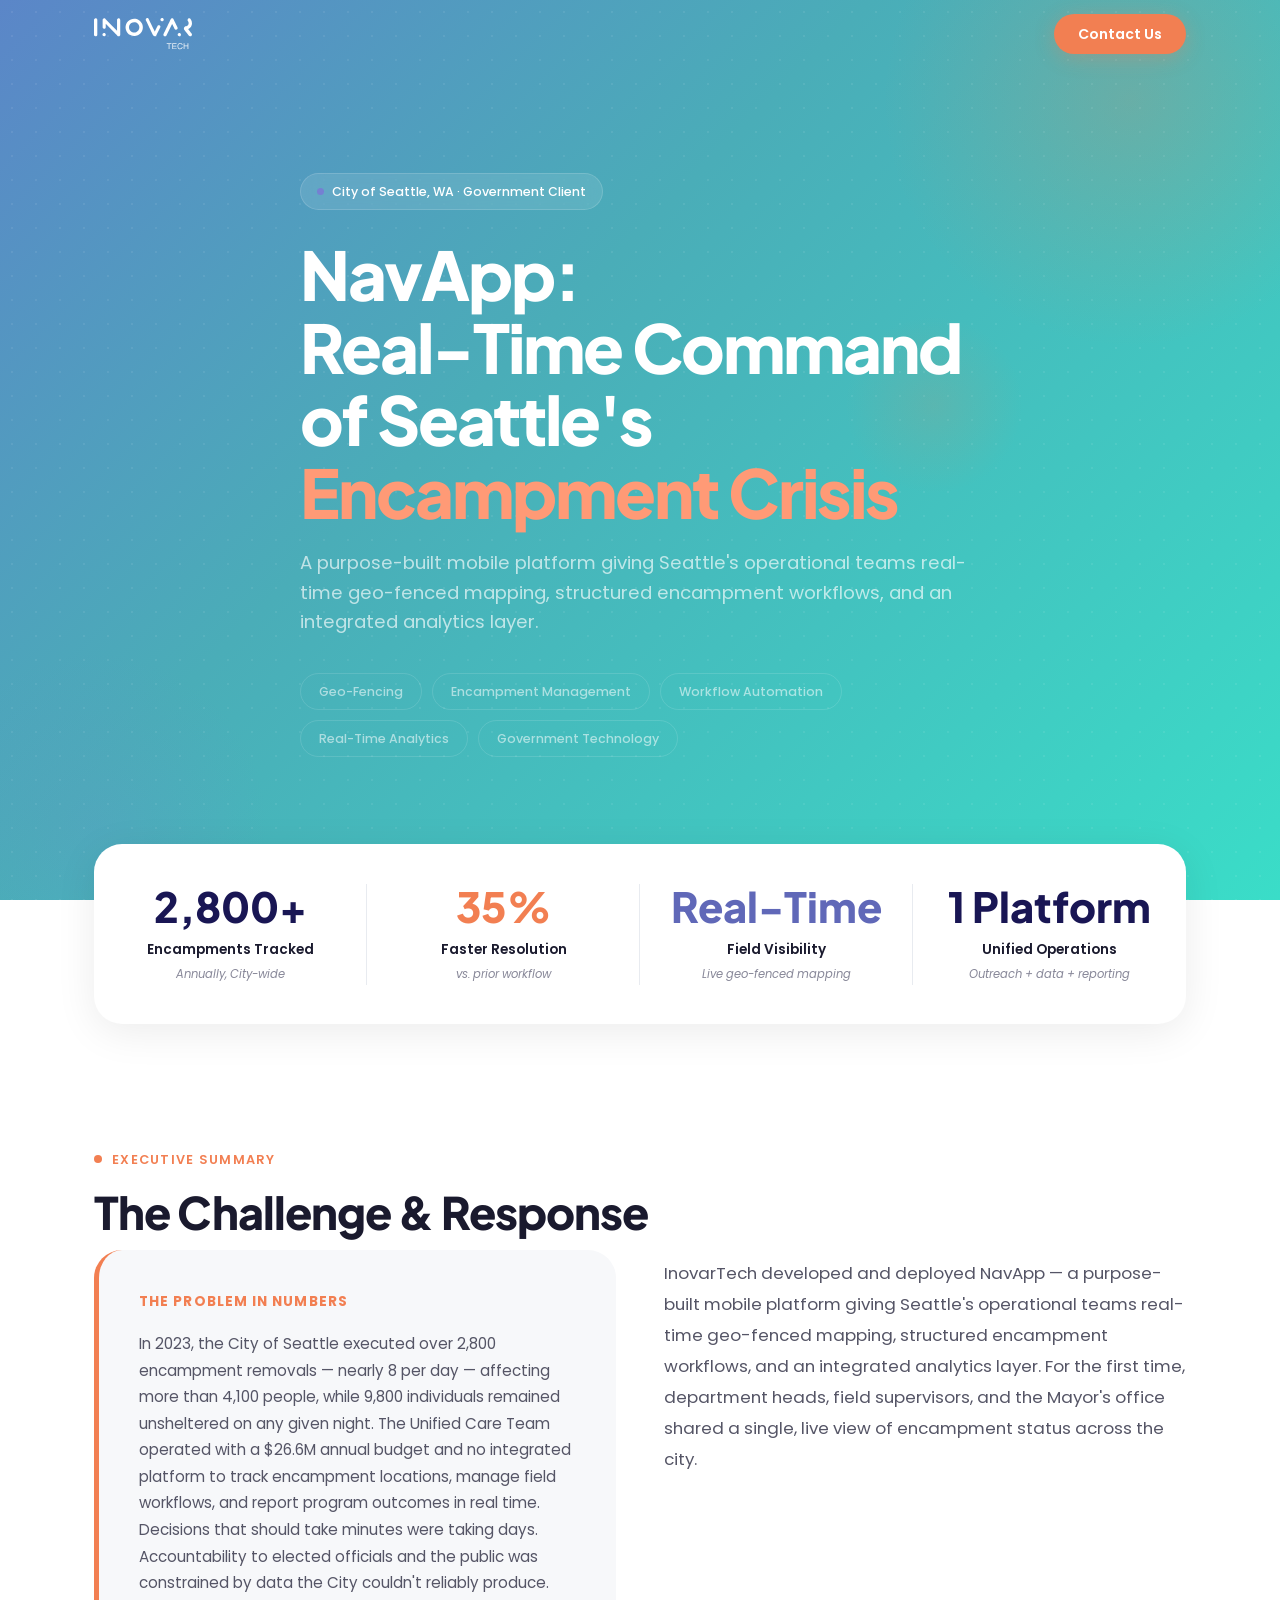
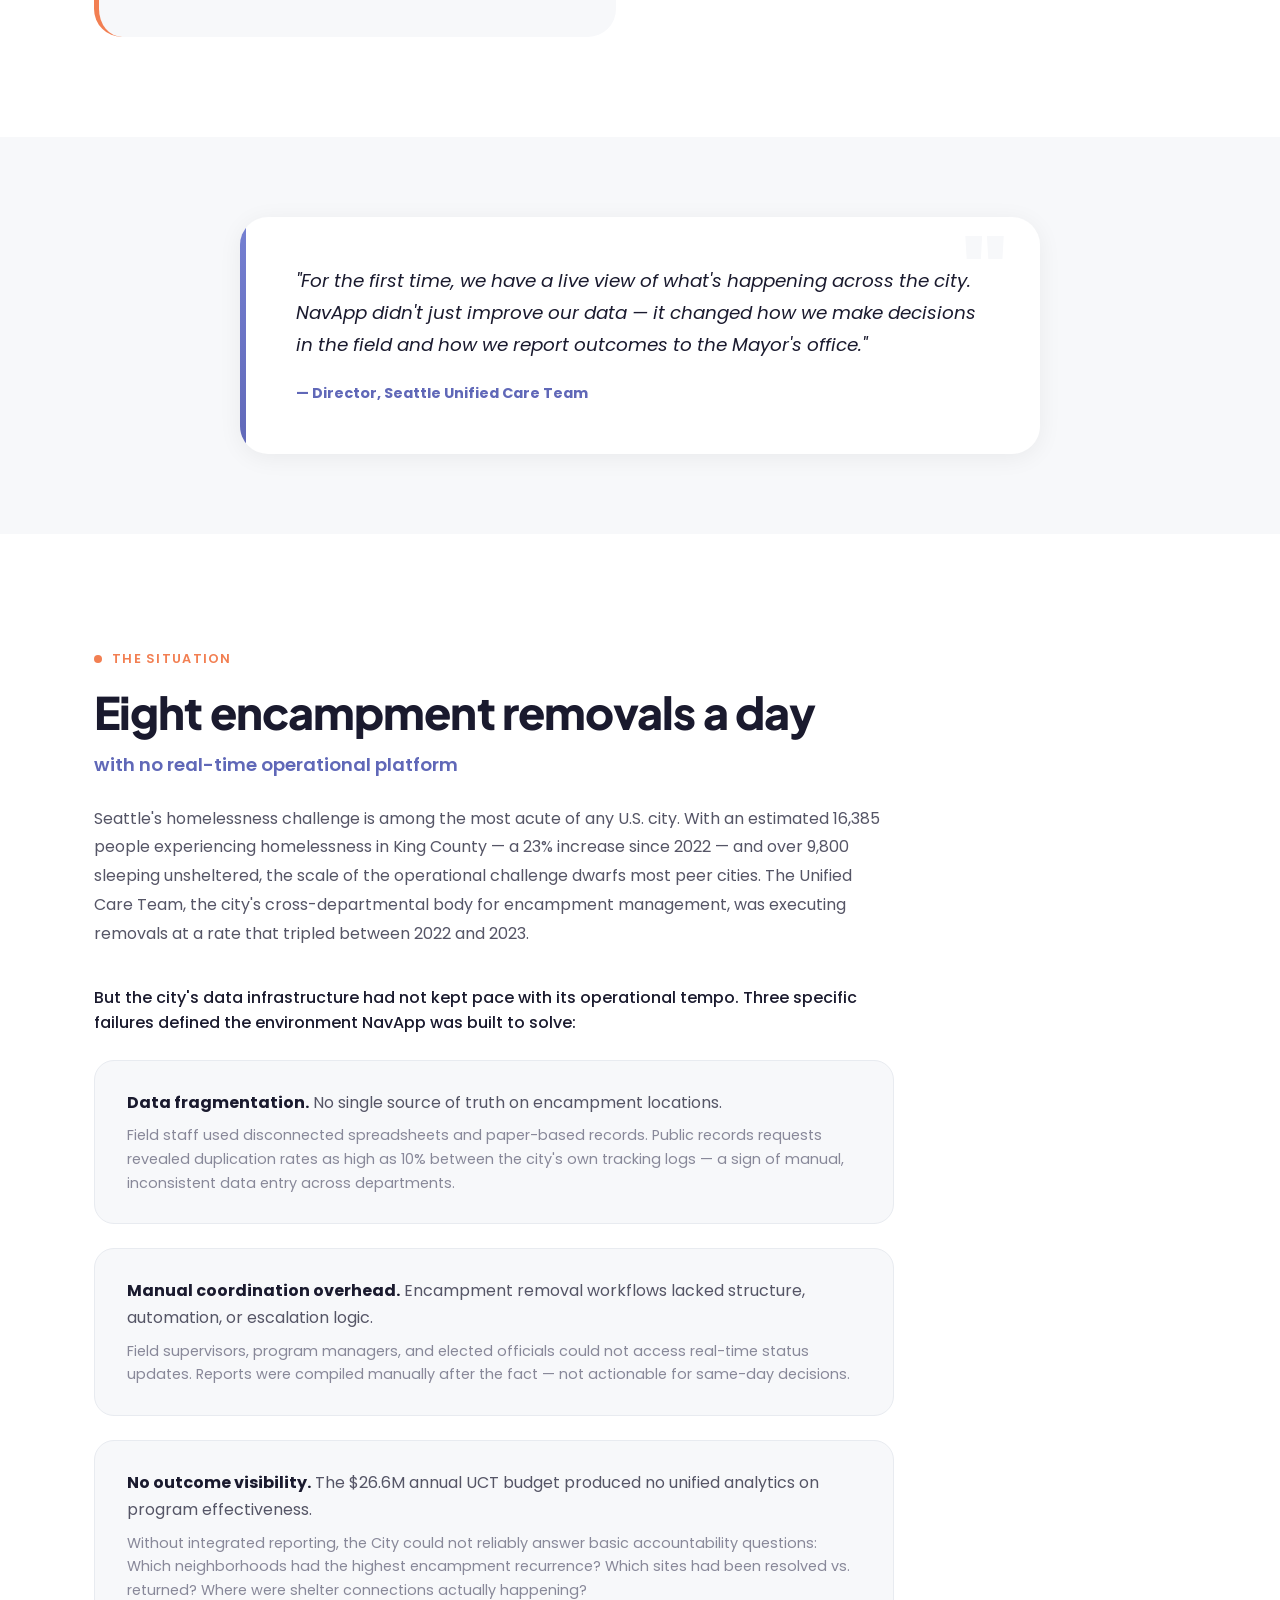
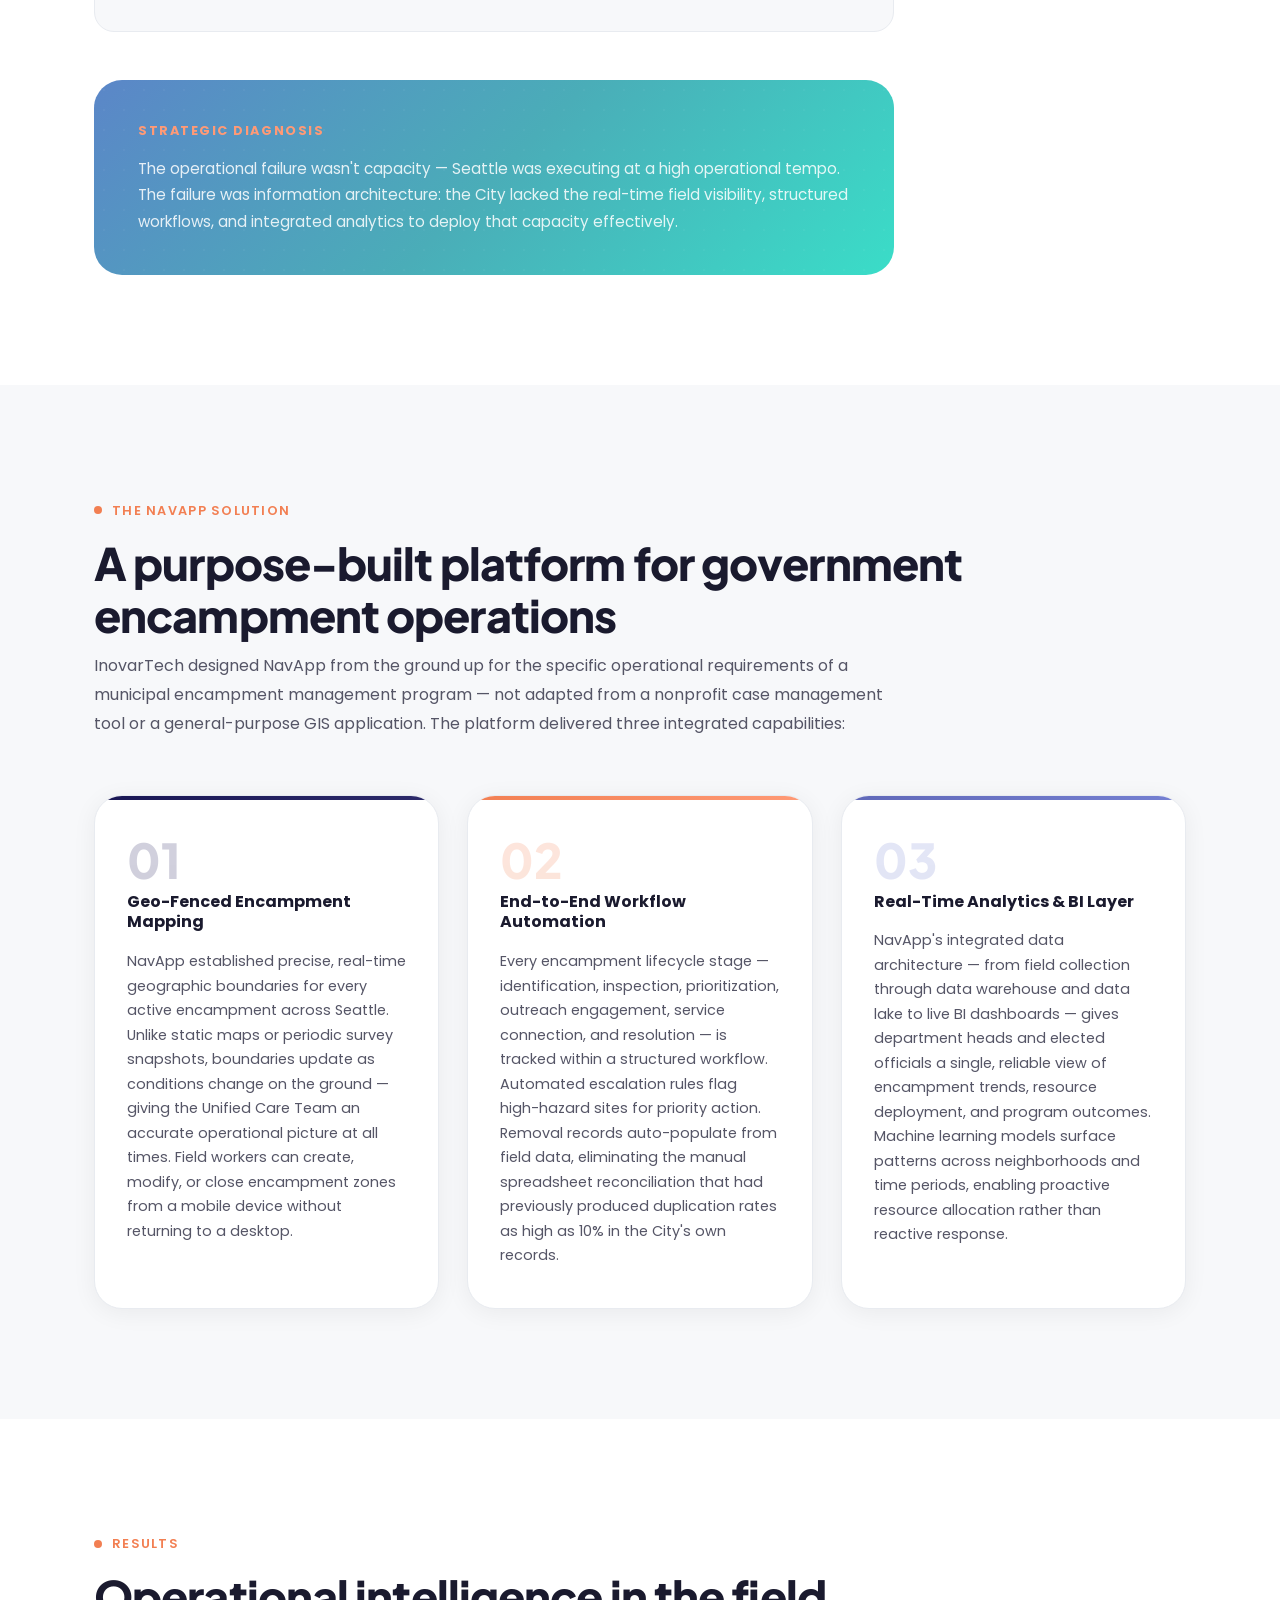
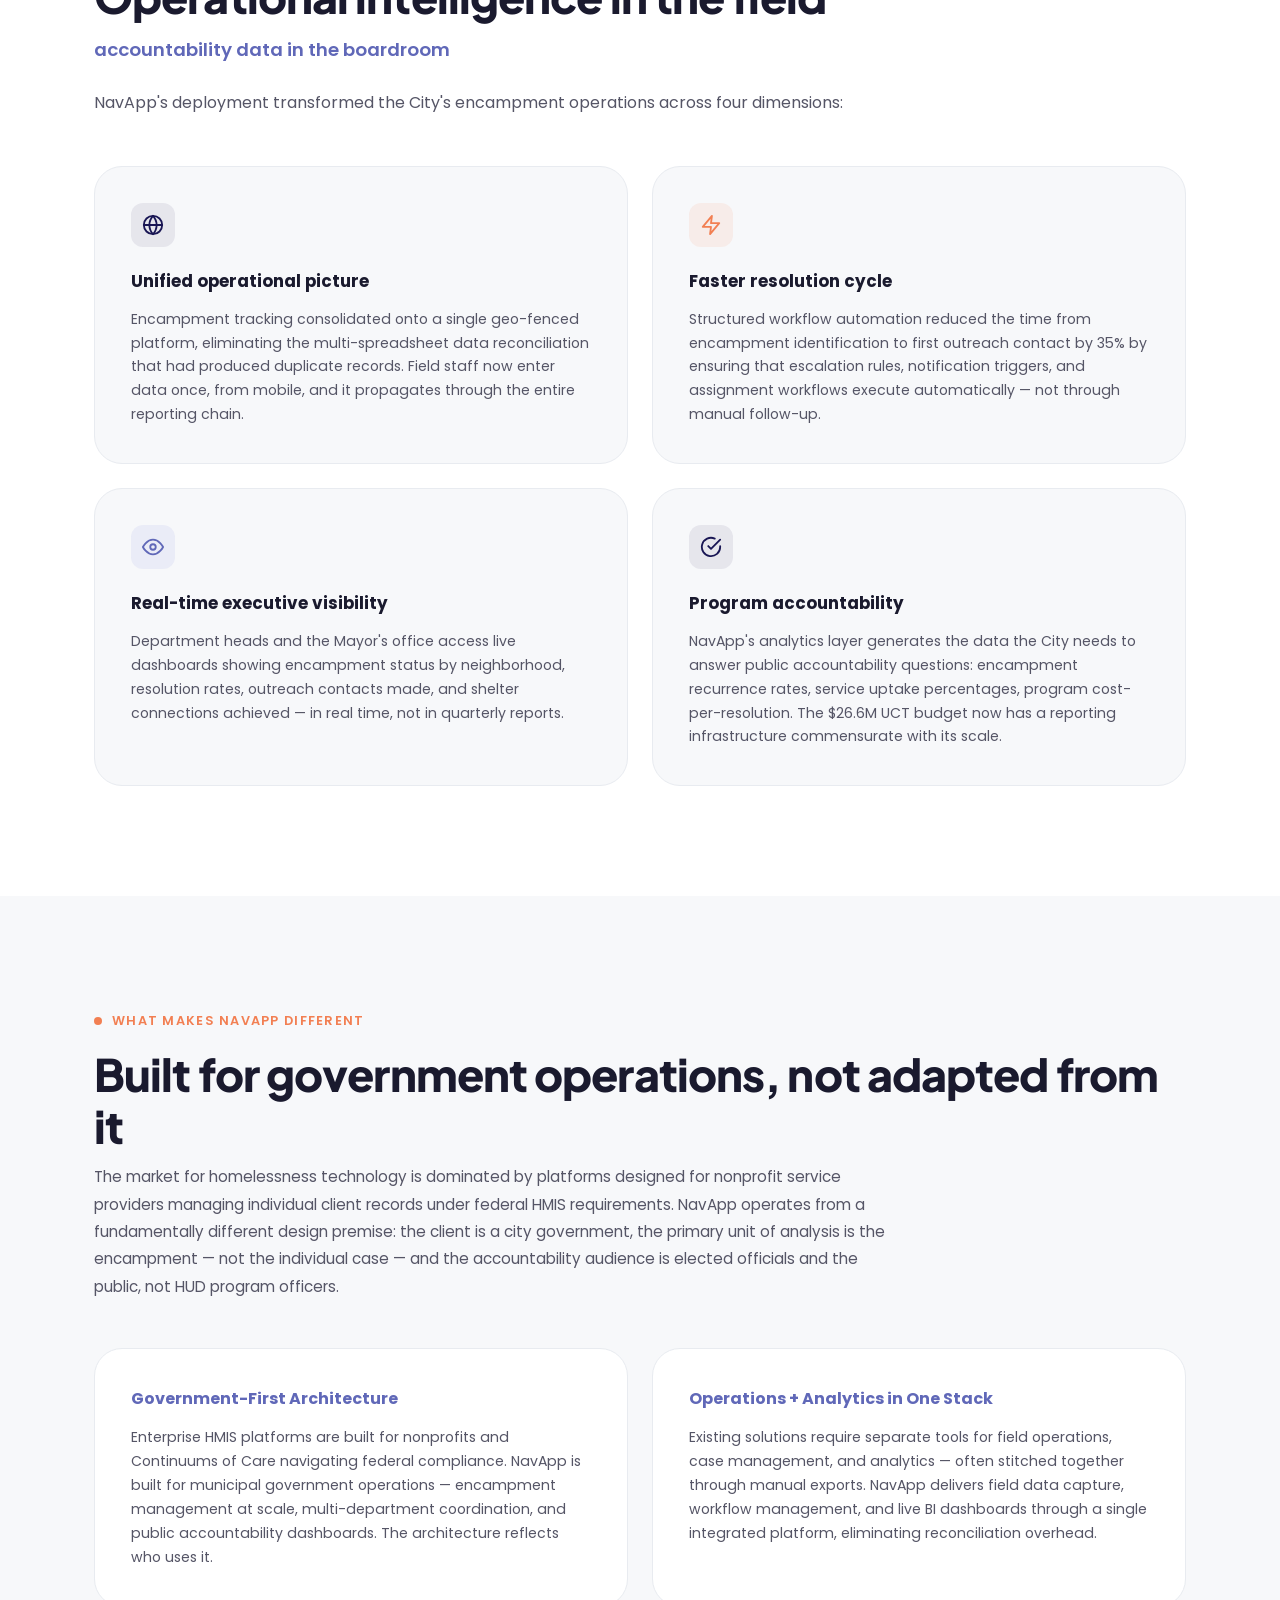
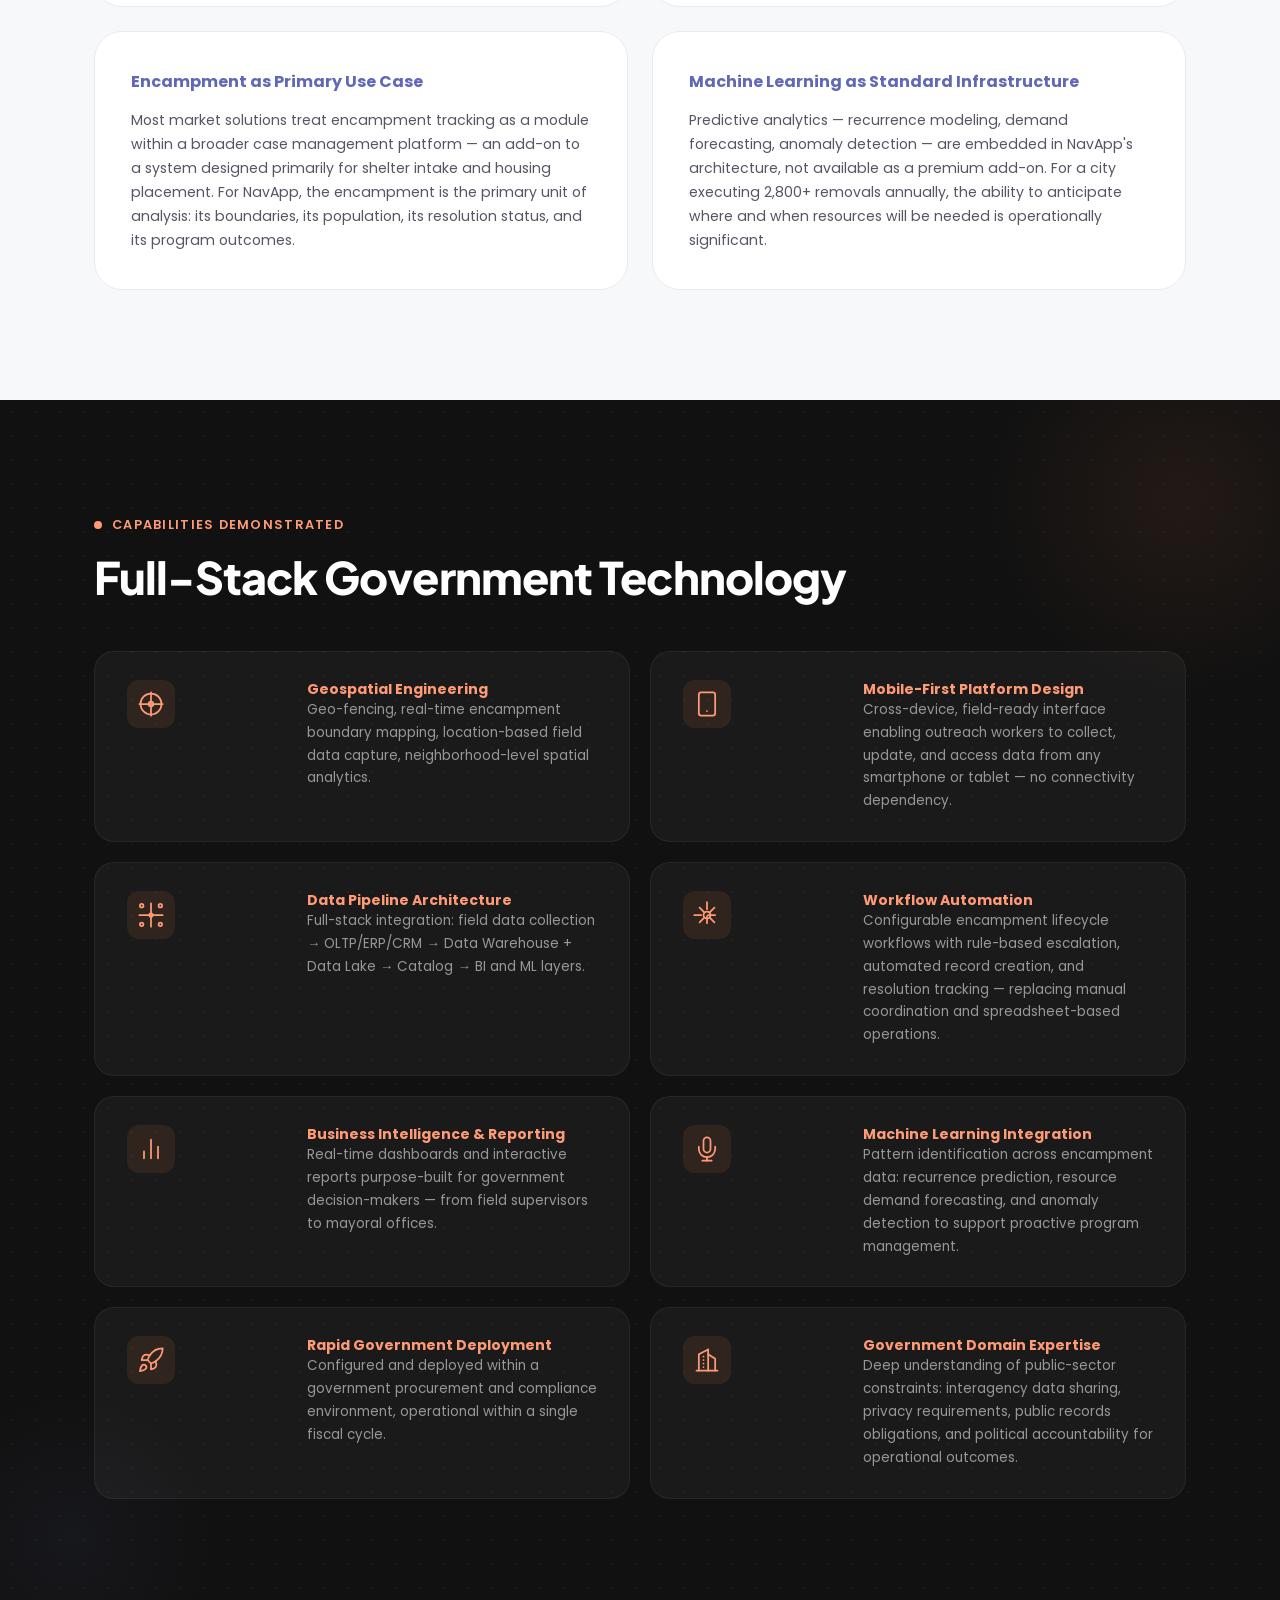
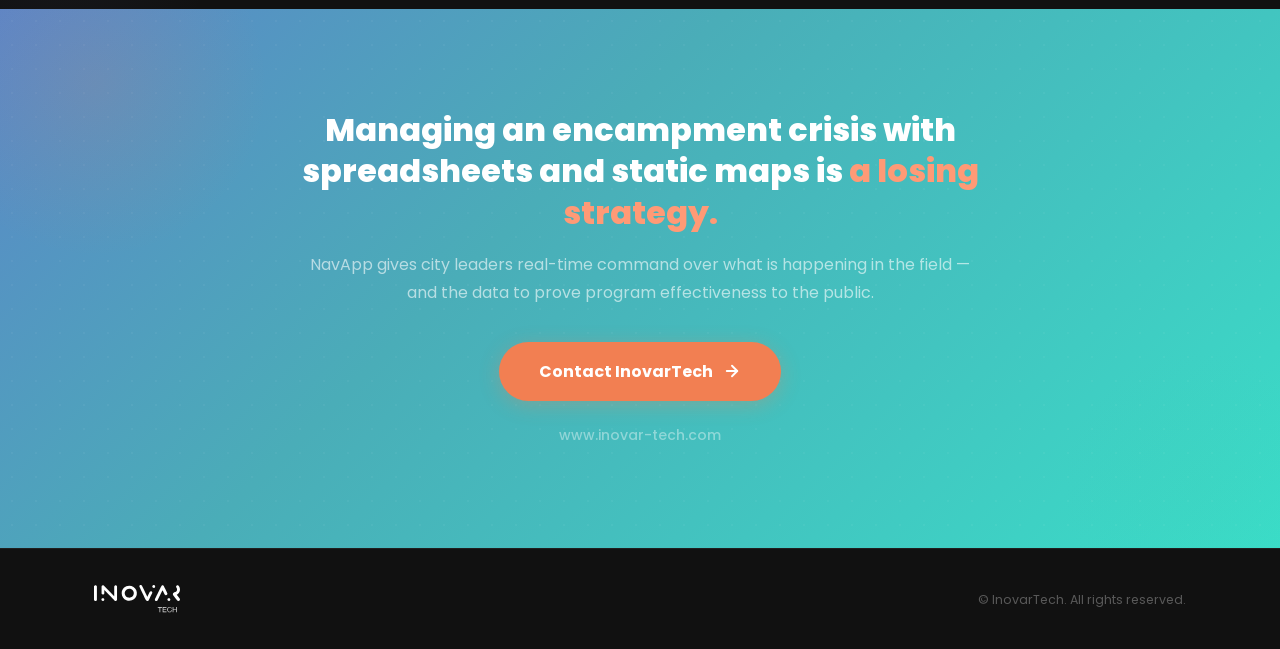
<file: navapp/index.html>
<!DOCTYPE html>
<html lang="en">

<head>
    <meta charset="UTF-8">
    <meta name="viewport" content="width=device-width, initial-scale=1.0">
    <title>NavApp Case Study | InovarTech — Real-Time Command of Seattle's Encampment Crisis</title>
    <meta name="description"
        content="How InovarTech built NavApp — a purpose-built mobile platform giving Seattle's operational teams real-time geo-fenced mapping, structured encampment workflows, and integrated analytics.">
    <link rel="preconnect" href="https://fonts.googleapis.com">
    <link rel="preconnect" href="https://fonts.gstatic.com" crossorigin>
    <link
        href="https://fonts.googleapis.com/css2?family=Plus+Jakarta+Sans:wght@300;400;500;600;700;800&display=swap&family=Poppins:wght@300;400;500;600;700&display=swap"
        rel="stylesheet">
    <style>
        /* ===== RESET ===== */
        *,
        *::before,
        *::after {
            margin: 0;
            padding: 0;
            box-sizing: border-box;
        }

        :root {
            --coral: #F27F52;
            --coral-light: #FF9A76;
            --coral-dark: #D96A3F;
            --teal: #7580D2;
            --teal-dark: #6068B8;
            --deep-blue: #191654;
            --navy: #1B1B3A;
            --black: #111111;
            --white: #FFFFFF;
            --off-white: #F7F8FA;
            --light-gray: #F0F2F5;
            --border: #E8EBF0;
            --text-primary: #1A1A2E;
            --text-secondary: #555566;
            --text-muted: #888899;
            --radius-sm: 12px;
            --radius-md: 20px;
            --radius-lg: 28px;
            --radius-xl: 36px;
            --radius-pill: 50px;
            --shadow-soft: 0 4px 24px rgba(0, 0, 0, 0.06);
            --shadow-card: 0 8px 40px rgba(0, 0, 0, 0.08);
            --shadow-hover: 0 16px 56px rgba(0, 0, 0, 0.12);
            --shadow-coral: 0 4px 20px rgba(242, 127, 82, 0.3);
        }

        html {
            scroll-behavior: smooth;
        }

        body {
            font-family: 'Poppins', -apple-system, BlinkMacSystemFont, sans-serif;
            color: var(--text-secondary);
            line-height: 1.7;
            background: var(--white);
            overflow-x: hidden;
        }

        /* ===== UTILITY ===== */
        .container {
            max-width: 1140px;
            margin: 0 auto;
            padding: 0 24px;
        }

        .section-label {
            display: inline-flex;
            align-items: center;
            gap: 10px;
            font-size: 0.8rem;
            font-weight: 600;
            letter-spacing: 0.1em;
            text-transform: uppercase;
            color: var(--coral);
            margin-bottom: 16px;
        }

        .section-label::before {
            content: '';
            display: inline-block;
            width: 8px;
            height: 8px;
            border-radius: 50%;
            background: var(--coral);
        }

        .section-title {
            font-family: 'Plus Jakarta Sans', sans-serif;
            font-size: clamp(2rem, 4vw, 2.8rem);
            font-weight: 800;
            color: var(--text-primary);
            line-height: 1.15;
            margin-bottom: 12px;
            letter-spacing: -0.02em;
        }

        .section-subtitle {
            font-size: clamp(1rem, 2vw, 1.15rem);
            color: var(--teal-dark);
            font-weight: 600;
            margin-bottom: 24px;
        }

        /* ===== ANIMATIONS ===== */
        .reveal {
            opacity: 0;
            transform: translateY(30px);
            transition: opacity 0.7s cubic-bezier(0.16, 1, 0.3, 1), transform 0.7s cubic-bezier(0.16, 1, 0.3, 1);
        }

        .reveal.visible {
            opacity: 1;
            transform: translateY(0);
        }

        .reveal-delay-1 {
            transition-delay: 0.1s;
        }

        .reveal-delay-2 {
            transition-delay: 0.2s;
        }

        .reveal-delay-3 {
            transition-delay: 0.3s;
        }

        .reveal-delay-4 {
            transition-delay: 0.4s;
        }

        @keyframes float {

            0%,
            100% {
                transform: translateY(0px);
            }

            50% {
                transform: translateY(-20px);
            }
        }

        @keyframes pulse-glow {

            0%,
            100% {
                opacity: 0.6;
                transform: scale(1);
            }

            50% {
                opacity: 1;
                transform: scale(1.05);
            }
        }

        /* ===== NAVIGATION ===== */
        .nav {
            position: fixed;
            top: 0;
            left: 0;
            right: 0;
            z-index: 1000;
            padding: 18px 0;
            transition: all 0.4s ease;
        }

        .nav.scrolled {
            background: rgba(255, 255, 255, 0.92);
            backdrop-filter: blur(20px);
            -webkit-backdrop-filter: blur(20px);
            padding: 12px 0;
            box-shadow: 0 2px 24px rgba(0, 0, 0, 0.08);
        }



        .nav.scrolled .nav-links a {
            color: var(--text-secondary);
        }

        .nav.scrolled .nav-links a:hover {
            color: var(--coral);
        }

        .nav-inner {
            display: flex;
            align-items: center;
            justify-content: space-between;
        }

        .nav-brand {
            text-decoration: none;
            display: flex;
            align-items: center;
        }

        .nav-logo-img {
            height: 32px;
            width: auto;
            filter: brightness(0) invert(1);
            transition: filter 0.3s;
        }

        .nav.scrolled .nav-logo-img {
            filter: none;
        }

        .nav-links {
            display: flex;
            align-items: center;
            gap: 32px;
            list-style: none;
        }

        .nav-links a {
            color: rgba(255, 255, 255, 0.8);
            text-decoration: none;
            font-size: 0.88rem;
            font-weight: 500;
            transition: color 0.3s ease;
        }

        .nav-links a:hover {
            color: var(--white);
        }

        .nav-cta {
            background: var(--coral) !important;
            color: var(--white) !important;
            padding: 10px 24px !important;
            border-radius: var(--radius-pill) !important;
            font-weight: 600 !important;
            transition: all 0.3s ease !important;
            box-shadow: var(--shadow-coral);
        }

        .nav-cta:hover {
            background: var(--coral-dark) !important;
            transform: translateY(-2px);
            box-shadow: 0 6px 24px rgba(242, 127, 82, 0.4) !important;
        }

        /* ===== HERO ===== */
        .hero {
            position: relative;
            min-height: 100vh;
            display: flex;
            align-items: center;
            background: linear-gradient(135deg, #5B86C8 0%, #4AADB8 40%, #3ADDC8 100%);
            overflow: hidden;
        }

        /* Dot grid */
        .hero::after {
            content: '';
            position: absolute;
            inset: 0;
            background-image: radial-gradient(rgba(255, 255, 255, 0.07) 1px, transparent 1px);
            background-size: 24px 24px;
            pointer-events: none;
        }

        /* Floating decorative circles */
        .hero-circle {
            position: absolute;
            border-radius: 50%;
            pointer-events: none;
        }

        .hero-circle-1 {
            width: 500px;
            height: 500px;
            background: radial-gradient(circle, rgba(242, 127, 82, 0.2) 0%, transparent 70%);
            top: -150px;
            right: -100px;
            animation: float 8s ease-in-out infinite;
        }

        .hero-circle-2 {
            width: 350px;
            height: 350px;
            background: radial-gradient(circle, rgba(117, 128, 210, 0.15) 0%, transparent 70%);
            bottom: -100px;
            left: -80px;
            animation: float 10s ease-in-out infinite reverse;
        }

        .hero-circle-3 {
            width: 180px;
            height: 180px;
            background: radial-gradient(circle, rgba(242, 127, 82, 0.12) 0%, transparent 70%);
            top: 35%;
            right: 20%;
            animation: pulse-glow 6s ease-in-out infinite;
        }

        .hero-content {
            position: relative;
            z-index: 2;
            padding: 130px 0 100px;
            max-width: 680px;
        }

        .hero-badge {
            display: inline-flex;
            align-items: center;
            gap: 12px;
            margin-bottom: 28px;
        }

        .hero-badge-label {
            font-size: 0.75rem;
            font-weight: 700;
            letter-spacing: 0.15em;
            text-transform: uppercase;
            color: var(--coral-light);
        }

        .hero-badge-tag {
            display: inline-flex;
            align-items: center;
            gap: 8px;
            background: rgba(255, 255, 255, 0.1);
            backdrop-filter: blur(10px);
            border: 1px solid rgba(255, 255, 255, 0.15);
            padding: 7px 16px;
            border-radius: var(--radius-pill);
            font-size: 0.78rem;
            font-weight: 500;
            color: var(--white);
        }

        .hero-badge-dot {
            width: 7px;
            height: 7px;
            border-radius: 50%;
            background: var(--teal);
        }

        .hero h1 {
            font-family: 'Plus Jakarta Sans', sans-serif;
            font-size: clamp(2.6rem, 6vw, 4.2rem);
            font-weight: 800;
            color: var(--white);
            line-height: 1.08;
            letter-spacing: -0.03em;
            margin-bottom: 20px;
        }

        .hero h1 .accent {
            color: var(--coral-light);
        }

        .hero-sub {
            font-size: 1.15rem;
            font-weight: 400;
            color: rgba(255, 255, 255, 0.65);
            line-height: 1.6;
            margin-bottom: 36px;
        }

        .hero-tags {
            display: flex;
            flex-wrap: wrap;
            gap: 10px;
        }

        .hero-tag {
            font-size: 0.78rem;
            font-weight: 500;
            color: rgba(255, 255, 255, 0.55);
            padding: 7px 18px;
            border: 1px solid rgba(255, 255, 255, 0.12);
            border-radius: var(--radius-pill);
            transition: all 0.3s ease;
        }

        .hero-tag:hover {
            border-color: var(--coral);
            color: var(--coral-light);
            background: rgba(242, 127, 82, 0.1);
        }

        /* ===== STATS BAR ===== */
        .stats-bar {
            position: relative;
            z-index: 10;
            margin-top: -56px;
            margin-bottom: 0;
        }

        .stats-grid {
            display: grid;
            grid-template-columns: repeat(4, 1fr);
            background: var(--white);
            border-radius: var(--radius-lg);
            box-shadow: var(--shadow-card);
            overflow: hidden;
        }

        .stat-item {
            padding: 40px 28px;
            text-align: center;
            position: relative;
            transition: all 0.4s ease;
        }

        .stat-item:hover {
            background: var(--off-white);
        }

        .stat-item:not(:last-child)::after {
            content: '';
            position: absolute;
            right: 0;
            top: 22%;
            height: 56%;
            width: 1px;
            background: var(--border);
        }

        .stat-number {
            font-family: 'Plus Jakarta Sans', sans-serif;
            font-size: clamp(1.8rem, 3.5vw, 2.6rem);
            font-weight: 800;
            line-height: 1.1;
            margin-bottom: 8px;
        }

        .stat-item:nth-child(1) .stat-number {
            color: var(--deep-blue);
        }

        .stat-item:nth-child(2) .stat-number {
            color: var(--coral);
        }

        .stat-item:nth-child(3) .stat-number {
            color: var(--teal-dark);
        }

        .stat-item:nth-child(4) .stat-number {
            color: var(--deep-blue);
        }

        .stat-label {
            font-size: 0.85rem;
            font-weight: 600;
            color: var(--text-primary);
            margin-bottom: 4px;
        }

        .stat-meta {
            font-size: 0.72rem;
            color: var(--text-muted);
            font-style: italic;
        }

        /* ===== EXECUTIVE SUMMARY ===== */
        .exec-summary {
            padding: 120px 0 100px;
        }

        .exec-grid {
            display: grid;
            grid-template-columns: 1fr 1fr;
            gap: 48px;
            align-items: start;
        }

        .exec-problem {
            background: var(--off-white);
            border-radius: var(--radius-lg);
            padding: 40px;
            border-left: 5px solid var(--coral);
            position: relative;
        }

        .exec-problem-title {
            font-size: 0.85rem;
            font-weight: 700;
            color: var(--coral);
            text-transform: uppercase;
            letter-spacing: 0.08em;
            margin-bottom: 18px;
        }

        .exec-problem p {
            font-size: 0.95rem;
            line-height: 1.75;
            color: var(--text-secondary);
        }

        .exec-solution {
            padding-top: 8px;
        }

        .exec-solution p {
            font-size: 1.05rem;
            line-height: 1.85;
            color: var(--text-secondary);
        }

        /* ===== QUOTE ===== */
        .quote-section {
            padding: 80px 0;
            background: var(--off-white);
        }

        .quote-card {
            max-width: 800px;
            margin: 0 auto;
            background: var(--white);
            border-radius: var(--radius-lg);
            padding: 48px 56px;
            box-shadow: var(--shadow-soft);
            position: relative;
            overflow: hidden;
        }

        .quote-card::before {
            content: '';
            position: absolute;
            left: 0;
            top: 0;
            width: 6px;
            height: 100%;
            background: linear-gradient(180deg, var(--teal), var(--teal-dark));
            border-radius: 6px 0 0 6px;
        }

        .quote-card::after {
            content: '"';
            position: absolute;
            top: 16px;
            right: 32px;
            font-size: 6rem;
            font-weight: 900;
            color: var(--off-white);
            line-height: 1;
            pointer-events: none;
        }

        .quote-text {
            font-size: 1.15rem;
            font-style: italic;
            line-height: 1.75;
            color: var(--text-primary);
            margin-bottom: 20px;
            position: relative;
            z-index: 1;
        }

        .quote-author {
            font-size: 0.9rem;
            font-weight: 700;
            color: var(--teal-dark);
            position: relative;
            z-index: 1;
        }

        /* ===== SITUATION ===== */
        .situation {
            padding: 110px 0;
            background: var(--white);
        }

        .situation-content {
            max-width: 800px;
        }

        .situation-content>p {
            font-size: 1rem;
            line-height: 1.8;
            margin-bottom: 8px;
        }

        .situation-failures h3 {
            font-size: 1rem;
            font-weight: 500;
            color: var(--text-primary);
            margin: 36px 0 24px;
            line-height: 1.6;
        }

        .failure-list {
            list-style: none;
            display: flex;
            flex-direction: column;
            gap: 24px;
        }

        .failure-item {
            background: var(--off-white);
            border-radius: var(--radius-md);
            padding: 28px 32px;
            position: relative;
            border: 1px solid var(--border);
            transition: all 0.4s ease;
        }

        .failure-item:hover {
            transform: translateX(6px);
            box-shadow: var(--shadow-soft);
            border-color: var(--coral);
        }

        .failure-item strong {
            color: var(--text-primary);
            font-weight: 700;
        }

        .failure-sub {
            display: block;
            margin-top: 8px;
            font-size: 0.9rem;
            color: var(--text-muted);
            line-height: 1.65;
        }

        /* ===== DIAGNOSIS ===== */
        .diagnosis {
            margin-top: 48px;
            background: linear-gradient(135deg, #5B86C8 0%, #4AADB8 50%, #3ADDC8 100%);
            border-radius: var(--radius-lg);
            padding: 40px 44px;
            position: relative;
            overflow: hidden;
        }

        .diagnosis::after {
            content: '';
            position: absolute;
            inset: 0;
            background-image: radial-gradient(rgba(255, 255, 255, 0.04) 1px, transparent 1px);
            background-size: 20px 20px;
            pointer-events: none;
        }

        .diagnosis-title {
            font-size: 0.8rem;
            font-weight: 700;
            text-transform: uppercase;
            letter-spacing: 0.12em;
            color: var(--coral-light);
            margin-bottom: 14px;
            position: relative;
            z-index: 1;
        }

        .diagnosis p {
            color: rgba(255, 255, 255, 0.85);
            font-size: 0.95rem;
            line-height: 1.75;
            position: relative;
            z-index: 1;
        }

        /* ===== SOLUTION ===== */
        .solution {
            padding: 110px 0;
            background: var(--off-white);
        }

        .solution-intro {
            max-width: 800px;
            margin-bottom: 56px;
        }

        .solution-intro p {
            font-size: 1rem;
            line-height: 1.8;
        }

        .solution-pillars {
            display: grid;
            grid-template-columns: repeat(3, 1fr);
            gap: 28px;
        }

        .pillar-card {
            background: var(--white);
            border-radius: var(--radius-lg);
            padding: 40px 32px;
            box-shadow: var(--shadow-soft);
            border: 1px solid var(--border);
            transition: all 0.4s cubic-bezier(0.16, 1, 0.3, 1);
            position: relative;
            overflow: hidden;
        }

        .pillar-card:hover {
            transform: translateY(-8px);
            box-shadow: var(--shadow-hover);
        }

        .pillar-card::before {
            content: '';
            position: absolute;
            top: 0;
            left: 0;
            right: 0;
            height: 4px;
        }

        .pillar-card:nth-child(1)::before {
            background: linear-gradient(90deg, var(--deep-blue), #2D2B6B);
        }

        .pillar-card:nth-child(2)::before {
            background: linear-gradient(90deg, var(--coral), var(--coral-light));
        }

        .pillar-card:nth-child(3)::before {
            background: linear-gradient(90deg, var(--teal-dark), var(--teal));
        }

        .pillar-number {
            font-family: 'Plus Jakarta Sans', sans-serif;
            font-size: 3rem;
            font-weight: 800;
            line-height: 1;
            margin-bottom: 8px;
        }

        .pillar-card:nth-child(1) .pillar-number {
            color: var(--deep-blue);
            opacity: 0.2;
        }

        .pillar-card:nth-child(2) .pillar-number {
            color: var(--coral);
            opacity: 0.2;
        }

        .pillar-card:nth-child(3) .pillar-number {
            color: var(--teal);
            opacity: 0.2;
        }

        .pillar-name {
            font-size: 1rem;
            font-weight: 700;
            color: var(--text-primary);
            margin-bottom: 16px;
            line-height: 1.3;
        }

        .pillar-desc {
            font-size: 0.9rem;
            line-height: 1.7;
            color: var(--text-secondary);
        }

        /* ===== RESULTS ===== */
        .results {
            padding: 110px 0;
            background: var(--white);
        }

        .results-intro {
            max-width: 800px;
            margin-bottom: 48px;
        }

        .results-intro p {
            font-size: 1rem;
            line-height: 1.8;
        }

        .results-grid {
            display: grid;
            grid-template-columns: repeat(2, 1fr);
            gap: 24px;
        }

        .result-card {
            background: var(--off-white);
            border-radius: var(--radius-lg);
            padding: 36px;
            border: 1px solid var(--border);
            transition: all 0.4s cubic-bezier(0.16, 1, 0.3, 1);
            position: relative;
        }

        .result-card:hover {
            transform: translateY(-6px);
            box-shadow: var(--shadow-card);
            background: var(--white);
            border-color: var(--teal);
        }

        .result-icon {
            width: 44px;
            height: 44px;
            border-radius: var(--radius-sm);
            display: flex;
            align-items: center;
            justify-content: center;
            margin-bottom: 20px;
            font-size: 1.2rem;
        }

        .result-card:nth-child(1) .result-icon {
            background: rgba(25, 22, 84, 0.08);
            color: var(--deep-blue);
        }

        .result-card:nth-child(2) .result-icon {
            background: rgba(242, 127, 82, 0.1);
            color: var(--coral);
        }

        .result-card:nth-child(3) .result-icon {
            background: rgba(117, 128, 210, 0.1);
            color: var(--teal-dark);
        }

        .result-card:nth-child(4) .result-icon {
            background: rgba(25, 22, 84, 0.08);
            color: var(--deep-blue);
        }

        .result-card h4 {
            font-size: 1.05rem;
            font-weight: 700;
            color: var(--text-primary);
            margin-bottom: 12px;
        }

        .result-card p {
            font-size: 0.88rem;
            line-height: 1.7;
            color: var(--text-secondary);
        }

        /* ===== WHAT MAKES DIFFERENT ===== */
        .different {
            padding: 110px 0;
            background: var(--off-white);
        }

        .different-intro {
            max-width: 800px;
            margin-bottom: 48px;
        }

        .different-intro p {
            font-size: 0.95rem;
            line-height: 1.8;
        }

        .diff-grid {
            display: grid;
            grid-template-columns: repeat(2, 1fr);
            gap: 24px;
        }

        .diff-card {
            background: var(--white);
            border-radius: var(--radius-lg);
            padding: 36px;
            border: 1px solid var(--border);
            transition: all 0.4s cubic-bezier(0.16, 1, 0.3, 1);
            position: relative;
            overflow: hidden;
        }

        .diff-card::before {
            content: '';
            position: absolute;
            top: 0;
            left: 0;
            width: 100%;
            height: 4px;
            background: linear-gradient(90deg, var(--teal), var(--teal-dark));
            opacity: 0;
            transition: opacity 0.3s ease;
        }

        .diff-card:hover {
            transform: translateY(-6px);
            box-shadow: var(--shadow-card);
        }

        .diff-card:hover::before {
            opacity: 1;
        }

        .diff-card h4 {
            font-size: 1rem;
            font-weight: 700;
            color: var(--teal-dark);
            margin-bottom: 14px;
        }

        .diff-card p {
            font-size: 0.88rem;
            line-height: 1.7;
            color: var(--text-secondary);
        }

        /* ===== CAPABILITIES ===== */
        .capabilities {
            padding: 110px 0;
            background: var(--black);
            position: relative;
            overflow: hidden;
        }

        .capabilities::before {
            content: '';
            position: absolute;
            inset: 0;
            background-image: radial-gradient(rgba(255, 255, 255, 0.04) 1px, transparent 1px);
            background-size: 24px 24px;
            pointer-events: none;
        }

        /* floating circles in dark section */
        .cap-circle {
            position: absolute;
            border-radius: 50%;
            pointer-events: none;
        }

        .cap-circle-1 {
            width: 400px;
            height: 400px;
            background: radial-gradient(circle, rgba(242, 127, 82, 0.08) 0%, transparent 70%);
            top: -100px;
            right: -100px;
        }

        .cap-circle-2 {
            width: 300px;
            height: 300px;
            background: radial-gradient(circle, rgba(117, 128, 210, 0.06) 0%, transparent 70%);
            bottom: -80px;
            left: -80px;
        }

        .capabilities .section-label {
            color: var(--coral-light);
        }

        .capabilities .section-label::before {
            background: var(--coral-light);
        }

        .capabilities .section-title {
            color: var(--white);
        }

        .cap-grid {
            display: grid;
            grid-template-columns: repeat(2, 1fr);
            gap: 20px;
            position: relative;
            z-index: 2;
        }

        .cap-item {
            display: grid;
            grid-template-columns: 160px 1fr;
            gap: 20px;
            align-items: start;
            padding: 28px 32px;
            background: rgba(255, 255, 255, 0.04);
            border: 1px solid rgba(255, 255, 255, 0.06);
            border-radius: var(--radius-md);
            transition: all 0.4s ease;
        }

        .cap-icon {
            width: 48px;
            height: 48px;
            display: flex;
            align-items: center;
            justify-content: center;
            background: rgba(242, 127, 82, 0.1);
            border-radius: var(--radius-sm);
            flex-shrink: 0;
            transition: all 0.4s ease;
        }

        .cap-item:hover .cap-icon {
            background: rgba(242, 127, 82, 0.2);
            transform: scale(1.05);
        }

        .cap-icon svg {
            width: 28px;
            height: 28px;
            stroke: var(--coral-light);
            fill: none;
            stroke-width: 1.5;
        }

        .cap-item:hover {
            background: rgba(255, 255, 255, 0.08);
            border-color: rgba(242, 127, 82, 0.25);
            transform: translateY(-3px);
        }

        .cap-item h4 {
            font-size: 0.88rem;
            font-weight: 700;
            color: var(--coral-light);
            line-height: 1.35;
        }

        .cap-item p {
            font-size: 0.84rem;
            line-height: 1.7;
            color: rgba(255, 255, 255, 0.55);
        }

        /* ===== CTA BANNER ===== */
        .cta-banner {
            padding: 100px 0;
            background: linear-gradient(135deg, #5B86C8 0%, #4AADB8 40%, #3ADDC8 100%);
            text-align: center;
            position: relative;
            overflow: hidden;
        }

        .cta-banner::before {
            content: '';
            position: absolute;
            inset: 0;
            background-image: radial-gradient(rgba(255, 255, 255, 0.04) 1px, transparent 1px);
            background-size: 24px 24px;
            pointer-events: none;
        }

        .cta-circle {
            position: absolute;
            border-radius: 50%;
            pointer-events: none;
        }

        .cta-circle-1 {
            width: 350px;
            height: 350px;
            background: radial-gradient(circle, rgba(242, 127, 82, 0.12) 0%, transparent 70%);
            top: -100px;
            left: -80px;
        }

        .cta-circle-2 {
            width: 280px;
            height: 280px;
            background: radial-gradient(circle, rgba(67, 198, 172, 0.1) 0%, transparent 70%);
            bottom: -80px;
            right: -60px;
        }

        .cta-content {
            position: relative;
            z-index: 2;
            max-width: 680px;
            margin: 0 auto;
        }

        .cta-content h2 {
            font-size: clamp(1.5rem, 3vw, 2rem);
            font-weight: 800;
            color: var(--white);
            line-height: 1.3;
            margin-bottom: 18px;
        }

        .cta-content h2 span {
            color: var(--coral-light);
        }

        .cta-content p {
            font-size: 1rem;
            color: rgba(255, 255, 255, 0.6);
            margin-bottom: 36px;
            line-height: 1.7;
        }

        .cta-btn {
            display: inline-flex;
            align-items: center;
            gap: 10px;
            background: var(--coral);
            color: var(--white);
            text-decoration: none;
            font-size: 1rem;
            font-weight: 700;
            padding: 16px 40px;
            border-radius: var(--radius-pill);
            transition: all 0.4s ease;
            box-shadow: var(--shadow-coral);
        }

        .cta-btn:hover {
            background: var(--coral-dark);
            transform: translateY(-3px);
            box-shadow: 0 8px 32px rgba(242, 127, 82, 0.5);
        }

        .cta-btn svg {
            width: 18px;
            height: 18px;
            transition: transform 0.3s ease;
        }

        .cta-btn:hover svg {
            transform: translateX(4px);
        }

        .cta-url {
            margin-top: 20px;
        }

        .cta-url a {
            color: rgba(255, 255, 255, 0.4);
            text-decoration: none;
            font-size: 0.88rem;
            font-weight: 500;
            transition: color 0.3s ease;
        }

        .cta-url a:hover {
            color: var(--teal);
        }

        /* ===== FOOTER ===== */
        .footer {
            padding: 36px 0;
            background: var(--black);
            border-top: 1px solid rgba(255, 255, 255, 0.06);
        }

        .footer-inner {
            display: flex;
            align-items: center;
            justify-content: space-between;
        }

        .footer-logo-img {
            height: 28px;
            width: auto;
            filter: brightness(0) invert(1);
        }

        .footer p {
            font-size: 0.78rem;
            color: rgba(255, 255, 255, 0.3);
        }

        /* ===== RESPONSIVE ===== */
        @media (max-width: 1024px) {
            .solution-pillars {
                grid-template-columns: 1fr;
                gap: 20px;
            }

            .cap-grid {
                grid-template-columns: 1fr;
            }

            .diff-grid {
                grid-template-columns: 1fr;
            }

            .results-grid {
                grid-template-columns: 1fr;
            }

            .exec-grid {
                grid-template-columns: 1fr;
                gap: 32px;
            }
        }

        @media (max-width: 768px) {
            .stats-grid {
                grid-template-columns: repeat(2, 1fr);
            }

            .stat-item:nth-child(2)::after {
                display: none;
            }

            .nav-links {
                display: none;
            }

            .cap-item {
                grid-template-columns: 1fr;
                gap: 16px;
            }

            .cap-icon {
                width: 40px;
                height: 40px;
            }

            .cap-icon svg {
                width: 24px;
                height: 24px;
            }

            .hero-content {
                padding: 110px 0 80px;
            }
        }

        @media (max-width: 480px) {
            .stats-grid {
                grid-template-columns: 1fr;
            }

            .stat-item:not(:last-child)::after {
                display: none;
            }

            .quote-card {
                padding: 32px 28px;
            }

            .container {
                padding: 0 16px;
            }
        }
    </style>
</head>

<body>

    <!-- NAVIGATION -->
    <nav class="nav" id="navbar">
        <div class="container">
            <div class="nav-inner">
                <a href="https://www.inovar-tech.com" class="nav-brand">
                    <img src="public/InovarTech logo.svg" alt="InovarTech" class="nav-logo-img">
                </a>
                <ul class="nav-links">
                    <li><a href="https://www.inovar-tech.com/contact-us" class="nav-cta">Contact Us</a></li>
                </ul>
            </div>
        </div>
    </nav>

    <!-- HERO -->
    <section class="hero" id="hero">
        <div class="hero-circle hero-circle-1"></div>
        <div class="hero-circle hero-circle-2"></div>
        <div class="hero-circle hero-circle-3"></div>

        <div class="container">
            <div class="hero-content">
                <div class="hero-badge">
                    <span class="hero-badge-tag">
                        <span class="hero-badge-dot"></span>
                        City of Seattle, WA · Government Client
                    </span>
                </div>

                <h1>NavApp:<br>Real-Time Command of Seattle's <span class="accent">Encampment Crisis</span></h1>

                <p class="hero-sub">A purpose-built mobile platform giving Seattle's operational teams real-time
                    geo-fenced mapping, structured encampment workflows, and an integrated analytics layer.</p>

                <div class="hero-tags">
                    <span class="hero-tag">Geo-Fencing</span>
                    <span class="hero-tag">Encampment Management</span>
                    <span class="hero-tag">Workflow Automation</span>
                    <span class="hero-tag">Real-Time Analytics</span>
                    <span class="hero-tag">Government Technology</span>
                </div>
            </div>
        </div>
    </section>

    <!-- STATS BAR -->
    <section class="stats-bar">
        <div class="container">
            <div class="stats-grid reveal">
                <div class="stat-item">
                    <div class="stat-number">2,800+</div>
                    <div class="stat-label">Encampments Tracked</div>
                    <div class="stat-meta">Annually, City-wide</div>
                </div>
                <div class="stat-item">
                    <div class="stat-number">35%</div>
                    <div class="stat-label">Faster Resolution</div>
                    <div class="stat-meta">vs. prior workflow</div>
                </div>
                <div class="stat-item">
                    <div class="stat-number">Real-Time</div>
                    <div class="stat-label">Field Visibility</div>
                    <div class="stat-meta">Live geo-fenced mapping</div>
                </div>
                <div class="stat-item">
                    <div class="stat-number">1 Platform</div>
                    <div class="stat-label">Unified Operations</div>
                    <div class="stat-meta">Outreach + data + reporting</div>
                </div>
            </div>
        </div>
    </section>

    <!-- EXECUTIVE SUMMARY -->
    <section class="exec-summary" id="summary">
        <div class="container">
            <div class="section-label reveal">Executive Summary</div>
            <div class="section-title reveal">The Challenge &amp; Response</div>

            <div class="exec-grid">
                <div class="exec-problem reveal reveal-delay-1">
                    <div class="exec-problem-title">The Problem in Numbers</div>
                    <p>In 2023, the City of Seattle executed over 2,800 encampment removals — nearly 8 per day —
                        affecting more than 4,100 people, while 9,800 individuals remained unsheltered on any given
                        night. The Unified Care Team operated with a $26.6M annual budget and no integrated platform to
                        track encampment locations, manage field workflows, and report program outcomes in real time.
                        Decisions that should take minutes were taking days. Accountability to elected officials and the
                        public was constrained by data the City couldn't reliably produce.</p>
                </div>

                <div class="exec-solution reveal reveal-delay-2">
                    <p>InovarTech developed and deployed NavApp — a purpose-built mobile platform giving Seattle's
                        operational teams real-time geo-fenced mapping, structured encampment workflows, and an
                        integrated analytics layer. For the first time, department heads, field supervisors, and the
                        Mayor's office shared a single, live view of encampment status across the city.</p>
                </div>
            </div>
        </div>
    </section>

    <!-- QUOTE -->
    <section class="quote-section">
        <div class="container">
            <div class="quote-card reveal">
                <p class="quote-text">"For the first time, we have a live view of what's happening across the city.
                    NavApp didn't just improve our data — it changed how we make decisions in the field and how we
                    report outcomes to the Mayor's office."</p>
                <p class="quote-author">— Director, Seattle Unified Care Team</p>
            </div>
        </div>
    </section>

    <!-- THE SITUATION -->
    <section class="situation" id="situation">
        <div class="container">
            <div class="section-label reveal">The Situation</div>
            <div class="section-title reveal">Eight encampment removals a day</div>
            <div class="section-subtitle reveal">with no real-time operational platform</div>

            <div class="situation-content">
                <p class="reveal">Seattle's homelessness challenge is among the most acute of any U.S. city. With an
                    estimated 16,385 people experiencing homelessness in King County — a 23% increase since 2022 — and
                    over 9,800 sleeping unsheltered, the scale of the operational challenge dwarfs most peer cities. The
                    Unified Care Team, the city's cross-departmental body for encampment management, was executing
                    removals at a rate that tripled between 2022 and 2023.</p>

                <div class="situation-failures reveal">
                    <h3>But the city's data infrastructure had not kept pace with its operational tempo. Three specific
                        failures defined the environment NavApp was built to solve:</h3>

                    <ul class="failure-list">
                        <li class="failure-item reveal reveal-delay-1">
                            <strong>Data fragmentation.</strong> No single source of truth on encampment locations.
                            <span class="failure-sub">Field staff used disconnected spreadsheets and paper-based
                                records. Public records requests revealed duplication rates as high as 10% between the
                                city's own tracking logs — a sign of manual, inconsistent data entry across
                                departments.</span>
                        </li>
                        <li class="failure-item reveal reveal-delay-2">
                            <strong>Manual coordination overhead.</strong> Encampment removal workflows lacked
                            structure, automation, or escalation logic.
                            <span class="failure-sub">Field supervisors, program managers, and elected officials could
                                not access real-time status updates. Reports were compiled manually after the fact — not
                                actionable for same-day decisions.</span>
                        </li>
                        <li class="failure-item reveal reveal-delay-3">
                            <strong>No outcome visibility.</strong> The $26.6M annual UCT budget produced no unified
                            analytics on program effectiveness.
                            <span class="failure-sub">Without integrated reporting, the City could not reliably answer
                                basic accountability questions: Which neighborhoods had the highest encampment
                                recurrence? Which sites had been resolved vs. returned? Where were shelter connections
                                actually happening?</span>
                        </li>
                    </ul>
                </div>

                <div class="diagnosis reveal">
                    <div class="diagnosis-title">Strategic Diagnosis</div>
                    <p>The operational failure wasn't capacity — Seattle was executing at a high operational tempo. The
                        failure was information architecture: the City lacked the real-time field visibility, structured
                        workflows, and integrated analytics to deploy that capacity effectively.</p>
                </div>
            </div>
        </div>
    </section>

    <!-- THE SOLUTION -->
    <section class="solution" id="solution">
        <div class="container">
            <div class="section-label reveal">The NavApp Solution</div>
            <div class="section-title reveal">A purpose-built platform for government encampment operations</div>

            <div class="solution-intro reveal">
                <p>InovarTech designed NavApp from the ground up for the specific operational requirements of a
                    municipal encampment management program — not adapted from a nonprofit case management tool or a
                    general-purpose GIS application. The platform delivered three integrated capabilities:</p>
            </div>

            <div class="solution-pillars">
                <div class="pillar-card reveal reveal-delay-1">
                    <div class="pillar-number">01</div>
                    <div class="pillar-name">Geo-Fenced Encampment Mapping</div>
                    <div class="pillar-desc">NavApp established precise, real-time geographic boundaries for every
                        active encampment across Seattle. Unlike static maps or periodic survey snapshots, boundaries
                        update as conditions change on the ground — giving the Unified Care Team an accurate operational
                        picture at all times. Field workers can create, modify, or close encampment zones from a mobile
                        device without returning to a desktop.</div>
                </div>

                <div class="pillar-card reveal reveal-delay-2">
                    <div class="pillar-number">02</div>
                    <div class="pillar-name">End-to-End Workflow Automation</div>
                    <div class="pillar-desc">Every encampment lifecycle stage — identification, inspection,
                        prioritization, outreach engagement, service connection, and resolution — is tracked within a
                        structured workflow. Automated escalation rules flag high-hazard sites for priority action.
                        Removal records auto-populate from field data, eliminating the manual spreadsheet reconciliation
                        that had previously produced duplication rates as high as 10% in the City's own records.</div>
                </div>

                <div class="pillar-card reveal reveal-delay-3">
                    <div class="pillar-number">03</div>
                    <div class="pillar-name">Real-Time Analytics &amp; BI Layer</div>
                    <div class="pillar-desc">NavApp's integrated data architecture — from field collection through data
                        warehouse and data lake to live BI dashboards — gives department heads and elected officials a
                        single, reliable view of encampment trends, resource deployment, and program outcomes. Machine
                        learning models surface patterns across neighborhoods and time periods, enabling proactive
                        resource allocation rather than reactive response.</div>
                </div>
            </div>
        </div>
    </section>

    <!-- RESULTS -->
    <section class="results" id="results">
        <div class="container">
            <div class="section-label reveal">Results</div>
            <div class="section-title reveal">Operational intelligence in the field</div>
            <div class="section-subtitle reveal">accountability data in the boardroom</div>

            <div class="results-intro reveal">
                <p>NavApp's deployment transformed the City's encampment operations across four dimensions:</p>
            </div>

            <div class="results-grid">
                <div class="result-card reveal reveal-delay-1">
                    <div class="result-icon">
                        <svg width="22" height="22" fill="none" stroke="currentColor" stroke-width="2"
                            stroke-linecap="round" stroke-linejoin="round" viewBox="0 0 24 24">
                            <circle cx="12" cy="12" r="10" />
                            <path d="M2 12h20" />
                            <path
                                d="M12 2a15.3 15.3 0 0 1 4 10 15.3 15.3 0 0 1-4 10 15.3 15.3 0 0 1-4-10 15.3 15.3 0 0 1 4-10z" />
                        </svg>
                    </div>
                    <h4>Unified operational picture</h4>
                    <p>Encampment tracking consolidated onto a single geo-fenced platform, eliminating the
                        multi-spreadsheet data reconciliation that had produced duplicate records. Field staff now enter
                        data once, from mobile, and it propagates through the entire reporting chain.</p>
                </div>

                <div class="result-card reveal reveal-delay-2">
                    <div class="result-icon">
                        <svg width="22" height="22" fill="none" stroke="currentColor" stroke-width="2"
                            stroke-linecap="round" stroke-linejoin="round" viewBox="0 0 24 24">
                            <path d="M13 2L3 14h9l-1 8 10-12h-9l1-8z" />
                        </svg>
                    </div>
                    <h4>Faster resolution cycle</h4>
                    <p>Structured workflow automation reduced the time from encampment identification to first outreach
                        contact by 35% by ensuring that escalation rules, notification triggers, and assignment
                        workflows execute automatically — not through manual follow-up.</p>
                </div>

                <div class="result-card reveal reveal-delay-3">
                    <div class="result-icon">
                        <svg width="22" height="22" fill="none" stroke="currentColor" stroke-width="2"
                            stroke-linecap="round" stroke-linejoin="round" viewBox="0 0 24 24">
                            <path d="M1 12s4-8 11-8 11 8 11 8-4 8-11 8-11-8-11-8z" />
                            <circle cx="12" cy="12" r="3" />
                        </svg>
                    </div>
                    <h4>Real-time executive visibility</h4>
                    <p>Department heads and the Mayor's office access live dashboards showing encampment status by
                        neighborhood, resolution rates, outreach contacts made, and shelter connections achieved — in
                        real time, not in quarterly reports.</p>
                </div>

                <div class="result-card reveal reveal-delay-4">
                    <div class="result-icon">
                        <svg width="22" height="22" fill="none" stroke="currentColor" stroke-width="2"
                            stroke-linecap="round" stroke-linejoin="round" viewBox="0 0 24 24">
                            <path d="M22 11.08V12a10 10 0 1 1-5.93-9.14" />
                            <polyline points="22 4 12 14.01 9 11.01" />
                        </svg>
                    </div>
                    <h4>Program accountability</h4>
                    <p>NavApp's analytics layer generates the data the City needs to answer public accountability
                        questions: encampment recurrence rates, service uptake percentages, program cost-per-resolution.
                        The $26.6M UCT budget now has a reporting infrastructure commensurate with its scale.</p>
                </div>
            </div>
        </div>
    </section>

    <!-- WHAT MAKES DIFFERENT -->
    <section class="different" id="different">
        <div class="container">
            <div class="section-label reveal">What Makes NavApp Different</div>
            <div class="section-title reveal">Built for government operations, not adapted from it</div>

            <div class="different-intro reveal">
                <p>The market for homelessness technology is dominated by platforms designed for nonprofit service
                    providers managing individual client records under federal HMIS requirements. NavApp operates from a
                    fundamentally different design premise: the client is a city government, the primary unit of
                    analysis is the encampment — not the individual case — and the accountability audience is elected
                    officials and the public, not HUD program officers.</p>
            </div>

            <div class="diff-grid">
                <div class="diff-card reveal reveal-delay-1">
                    <h4>Government-First Architecture</h4>
                    <p>Enterprise HMIS platforms are built for nonprofits and Continuums of Care navigating federal
                        compliance. NavApp is built for municipal government operations — encampment management at
                        scale, multi-department coordination, and public accountability dashboards. The architecture
                        reflects who uses it.</p>
                </div>

                <div class="diff-card reveal reveal-delay-2">
                    <h4>Operations + Analytics in One Stack</h4>
                    <p>Existing solutions require separate tools for field operations, case management, and analytics —
                        often stitched together through manual exports. NavApp delivers field data capture, workflow
                        management, and live BI dashboards through a single integrated platform, eliminating
                        reconciliation overhead.</p>
                </div>

                <div class="diff-card reveal reveal-delay-3">
                    <h4>Encampment as Primary Use Case</h4>
                    <p>Most market solutions treat encampment tracking as a module within a broader case management
                        platform — an add-on to a system designed primarily for shelter intake and housing placement.
                        For NavApp, the encampment is the primary unit of analysis: its boundaries, its population, its
                        resolution status, and its program outcomes.</p>
                </div>

                <div class="diff-card reveal reveal-delay-4">
                    <h4>Machine Learning as Standard Infrastructure</h4>
                    <p>Predictive analytics — recurrence modeling, demand forecasting, anomaly detection — are embedded
                        in NavApp's architecture, not available as a premium add-on. For a city executing 2,800+
                        removals annually, the ability to anticipate where and when resources will be needed is
                        operationally significant.</p>
                </div>
            </div>
        </div>
    </section>

    <!-- CAPABILITIES -->
    <section class="capabilities" id="capabilities">
        <div class="cap-circle cap-circle-1"></div>
        <div class="cap-circle cap-circle-2"></div>
        <div class="container">
            <div class="section-label reveal">Capabilities Demonstrated</div>
            <div class="section-title reveal" style="margin-bottom: 48px;">Full-Stack Government Technology</div>

            <div class="cap-grid">
                <div class="cap-item reveal reveal-delay-1">
                    <div class="cap-icon">
                        <svg xmlns="http://www.w3.org/2000/svg" viewBox="0 0 24 24" stroke-linecap="round" stroke-linejoin="round">
                            <path d="M3 12a9 9 0 1 0 18 0 9 9 0 0 0-18 0Z"/>
                            <path d="M12 2v20M2 12h20"/>
                            <circle cx="12" cy="12" r="2"/>
                        </svg>
                    </div>
                    <div>
                        <h4>Geospatial Engineering</h4>
                        <p>Geo-fencing, real-time encampment boundary mapping, location-based field data capture,
                            neighborhood-level spatial analytics.</p>
                    </div>
                </div>
                <div class="cap-item reveal reveal-delay-2">
                    <div class="cap-icon">
                        <svg xmlns="http://www.w3.org/2000/svg" viewBox="0 0 24 24" stroke-linecap="round" stroke-linejoin="round">
                            <rect x="5" y="2" width="14" height="20" rx="2" ry="2"/>
                            <line x1="12" y1="18" x2="12" y2="18.01"/>
                        </svg>
                    </div>
                    <div>
                        <h4>Mobile-First Platform Design</h4>
                        <p>Cross-device, field-ready interface enabling outreach workers to collect, update, and access data
                            from any smartphone or tablet — no connectivity dependency.</p>
                    </div>
                </div>
                <div class="cap-item reveal reveal-delay-1">
                    <div class="cap-icon">
                        <svg xmlns="http://www.w3.org/2000/svg" viewBox="0 0 24 24" stroke-linecap="round" stroke-linejoin="round">
                            <path d="M12 2v20M2 12h20"/>
                            <circle cx="4" cy="4" r="1.5"/>
                            <circle cx="20" cy="4" r="1.5"/>
                            <circle cx="4" cy="20" r="1.5"/>
                            <circle cx="20" cy="20" r="1.5"/>
                            <circle cx="12" cy="12" r="1.5"/>
                        </svg>
                    </div>
                    <div>
                        <h4>Data Pipeline Architecture</h4>
                        <p>Full-stack integration: field data collection → OLTP/ERP/CRM → Data Warehouse + Data Lake →
                            Catalog → BI and ML layers.</p>
                    </div>
                </div>
                <div class="cap-item reveal reveal-delay-2">
                    <div class="cap-icon">
                        <svg xmlns="http://www.w3.org/2000/svg" viewBox="0 0 24 24" stroke-linecap="round" stroke-linejoin="round">
                            <circle cx="12" cy="12" r="3"/>
                            <path d="M12 1v6m0 6v6M5.64 5.64l4.24 4.24m4.24 4.24l4.24 4.24M1 12h6m6 0h6M5.64 18.36l4.24-4.24m4.24-4.24l4.24-4.24"/>
                        </svg>
                    </div>
                    <div>
                        <h4>Workflow Automation</h4>
                        <p>Configurable encampment lifecycle workflows with rule-based escalation, automated record
                            creation, and resolution tracking — replacing manual coordination and spreadsheet-based
                            operations.</p>
                    </div>
                </div>
                <div class="cap-item reveal reveal-delay-1">
                    <div class="cap-icon">
                        <svg xmlns="http://www.w3.org/2000/svg" viewBox="0 0 24 24" stroke-linecap="round" stroke-linejoin="round">
                            <line x1="18" y1="20" x2="18" y2="10"/>
                            <line x1="12" y1="20" x2="12" y2="4"/>
                            <line x1="6" y1="20" x2="6" y2="14"/>
                        </svg>
                    </div>
                    <div>
                        <h4>Business Intelligence &amp; Reporting</h4>
                        <p>Real-time dashboards and interactive reports purpose-built for government decision-makers — from
                            field supervisors to mayoral offices.</p>
                    </div>
                </div>
                <div class="cap-item reveal reveal-delay-2">
                    <div class="cap-icon">
                        <svg xmlns="http://www.w3.org/2000/svg" viewBox="0 0 24 24" stroke-linecap="round" stroke-linejoin="round">
                            <path d="M12 2a3 3 0 0 0-3 3v7a3 3 0 0 0 6 0V5a3 3 0 0 0-3-3Z"/>
                            <path d="M19 10v2a7 7 0 0 1-14 0v-2"/>
                            <line x1="12" y1="19" x2="12" y2="22"/>
                            <line x1="8" y1="22" x2="16" y2="22"/>
                        </svg>
                    </div>
                    <div>
                        <h4>Machine Learning Integration</h4>
                        <p>Pattern identification across encampment data: recurrence prediction, resource demand
                            forecasting, and anomaly detection to support proactive program management.</p>
                    </div>
                </div>
                <div class="cap-item reveal reveal-delay-1">
                    <div class="cap-icon">
                        <svg xmlns="http://www.w3.org/2000/svg" viewBox="0 0 24 24" stroke-linecap="round" stroke-linejoin="round">
                            <path d="M4.5 16.5c-1.5 1.26-2 5-2 5s3.74-.5 5-2c.71-.84.7-2.13-.09-2.91a2.18 2.18 0 0 0-2.91-.09z"/>
                            <path d="m12 15-3-3a22 22 0 0 1 2-3.95A12.88 12.88 0 0 1 22 2c0 2.72-.78 7.5-6 11a22.35 22.35 0 0 1-4 2z"/>
                            <path d="M9 12H4s.55-3.03 2-4c1.62-1.08 5 0 5 0"/>
                            <path d="M12 15v5s3.03-.55 4-2c1.08-1.62 0-5 0-5"/>
                        </svg>
                    </div>
                    <div>
                        <h4>Rapid Government Deployment</h4>
                        <p>Configured and deployed within a government procurement and compliance environment, operational
                            within a single fiscal cycle.</p>
                    </div>
                </div>
                <div class="cap-item reveal reveal-delay-2">
                    <div class="cap-icon">
                        <svg xmlns="http://www.w3.org/2000/svg" viewBox="0 0 24 24" stroke-linecap="round" stroke-linejoin="round">
                            <path d="M3 21h18"/>
                            <path d="M5 21V7l8-4v18"/>
                            <path d="M19 21V11l-6-4"/>
                            <line x1="9" y1="9" x2="9" y2="9"/>
                            <line x1="9" y1="12" x2="9" y2="12"/>
                            <line x1="9" y1="15" x2="9" y2="15"/>
                            <line x1="9" y1="18" x2="9" y2="18"/>
                        </svg>
                    </div>
                    <div>
                        <h4>Government Domain Expertise</h4>
                        <p>Deep understanding of public-sector constraints: interagency data sharing, privacy requirements,
                            public records obligations, and political accountability for operational outcomes.</p>
                    </div>
                </div>
            </div>
        </div>
    </section>

    <!-- CTA BANNER -->
    <section class="cta-banner">
        <div class="cta-circle cta-circle-1"></div>
        <div class="cta-circle cta-circle-2"></div>
        <div class="container">
            <div class="cta-content reveal">
                <h2>Managing an encampment crisis with spreadsheets and static maps is <span>a losing strategy.</span>
                </h2>
                <p>NavApp gives city leaders real-time command over what is happening in the field — and the data to
                    prove program effectiveness to the public.</p>
                <a href="https://www.inovar-tech.com/contact-us" class="cta-btn" target="_blank" rel="noopener">
                    Contact InovarTech
                    <svg xmlns="http://www.w3.org/2000/svg" viewBox="0 0 24 24" fill="none" stroke="currentColor"
                        stroke-width="2.5" stroke-linecap="round" stroke-linejoin="round">
                        <path d="M5 12h14" />
                        <path d="m12 5 7 7-7 7" />
                    </svg>
                </a>
                <div class="cta-url">
                    <a href="https://www.inovar-tech.com" target="_blank" rel="noopener">www.inovar-tech.com</a>
                </div>
            </div>
        </div>
    </section>

    <!-- FOOTER -->
    <footer class="footer">
        <div class="container">
            <div class="footer-inner">
                <img src="public/InovarTech logo.svg" alt="InovarTech" class="footer-logo-img">
                <p>&copy; InovarTech. All rights reserved.</p>
            </div>
        </div>
    </footer>

    <!-- JAVASCRIPT -->
    <script>
        // Scroll reveal
        const revealElements = document.querySelectorAll('.reveal');
        const revealObserver = new IntersectionObserver((entries) => {
            entries.forEach(entry => {
                if (entry.isIntersecting) {
                    entry.target.classList.add('visible');
                }
            });
        }, { threshold: 0.1, rootMargin: '0px 0px -40px 0px' });
        revealElements.forEach(el => revealObserver.observe(el));

        // Navbar scroll
        const navbar = document.getElementById('navbar');
        window.addEventListener('scroll', () => {
            navbar.classList.toggle('scrolled', window.scrollY > 80);
        });

        // Smooth scroll
        document.querySelectorAll('.nav-links a[href^="#"]').forEach(anchor => {
            anchor.addEventListener('click', function (e) {
                e.preventDefault();
                const target = document.querySelector(this.getAttribute('href'));
                if (target) {
                    window.scrollTo({
                        top: target.getBoundingClientRect().top + window.scrollY - 80,
                        behavior: 'smooth'
                    });
                }
            });
        });
    </script>
</body>

</html>
</file>
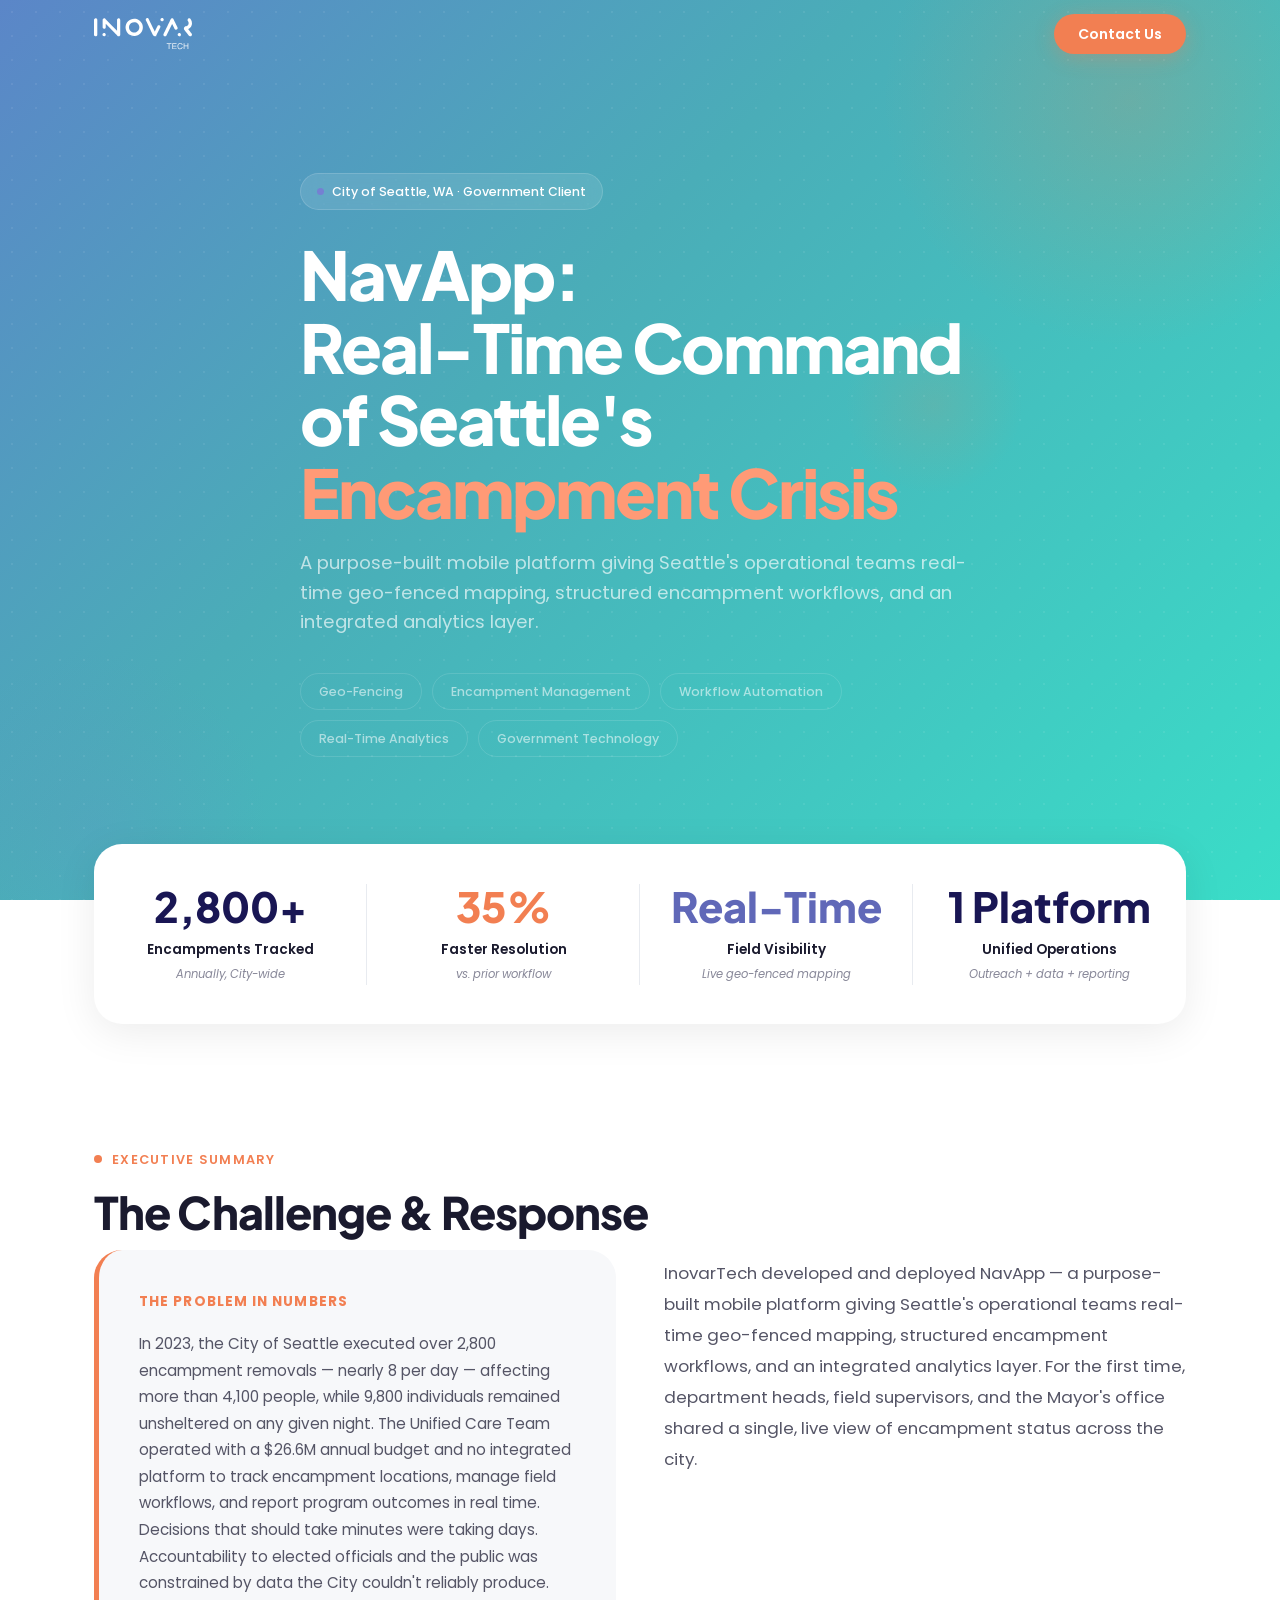
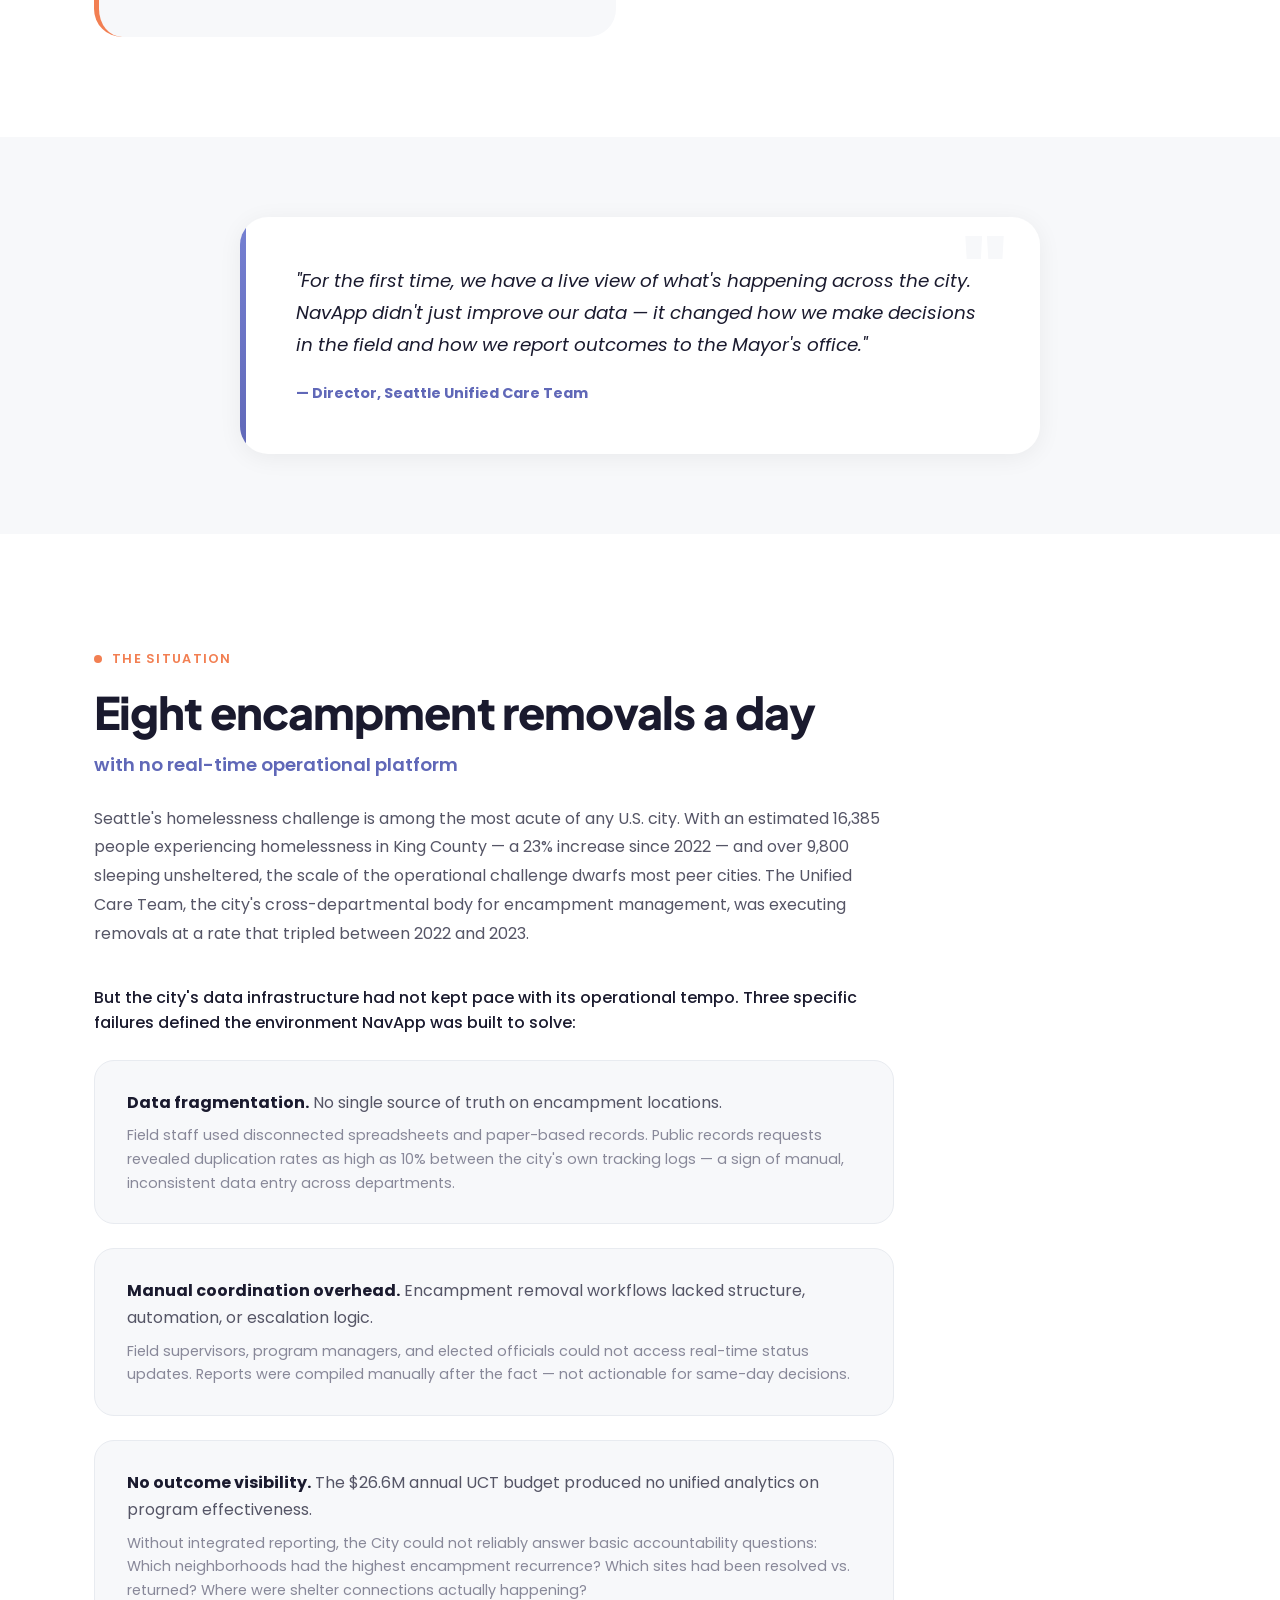
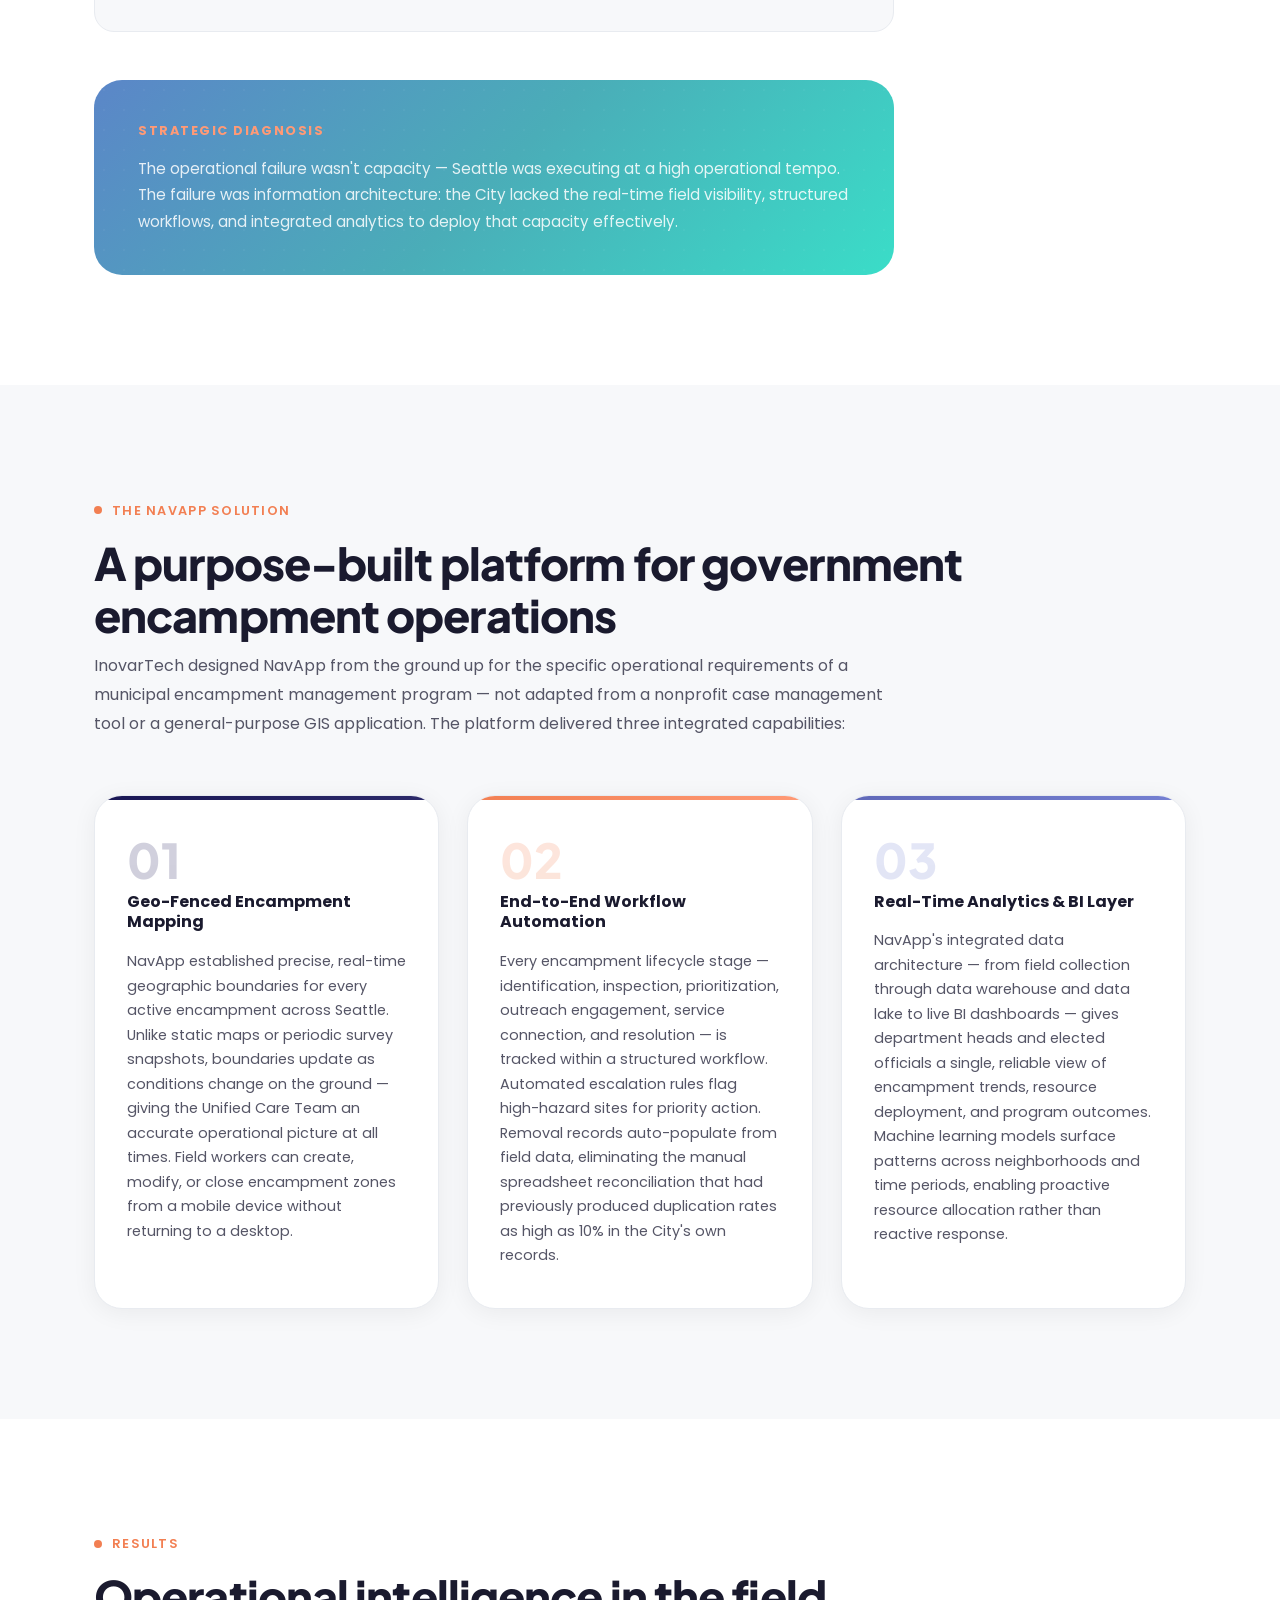
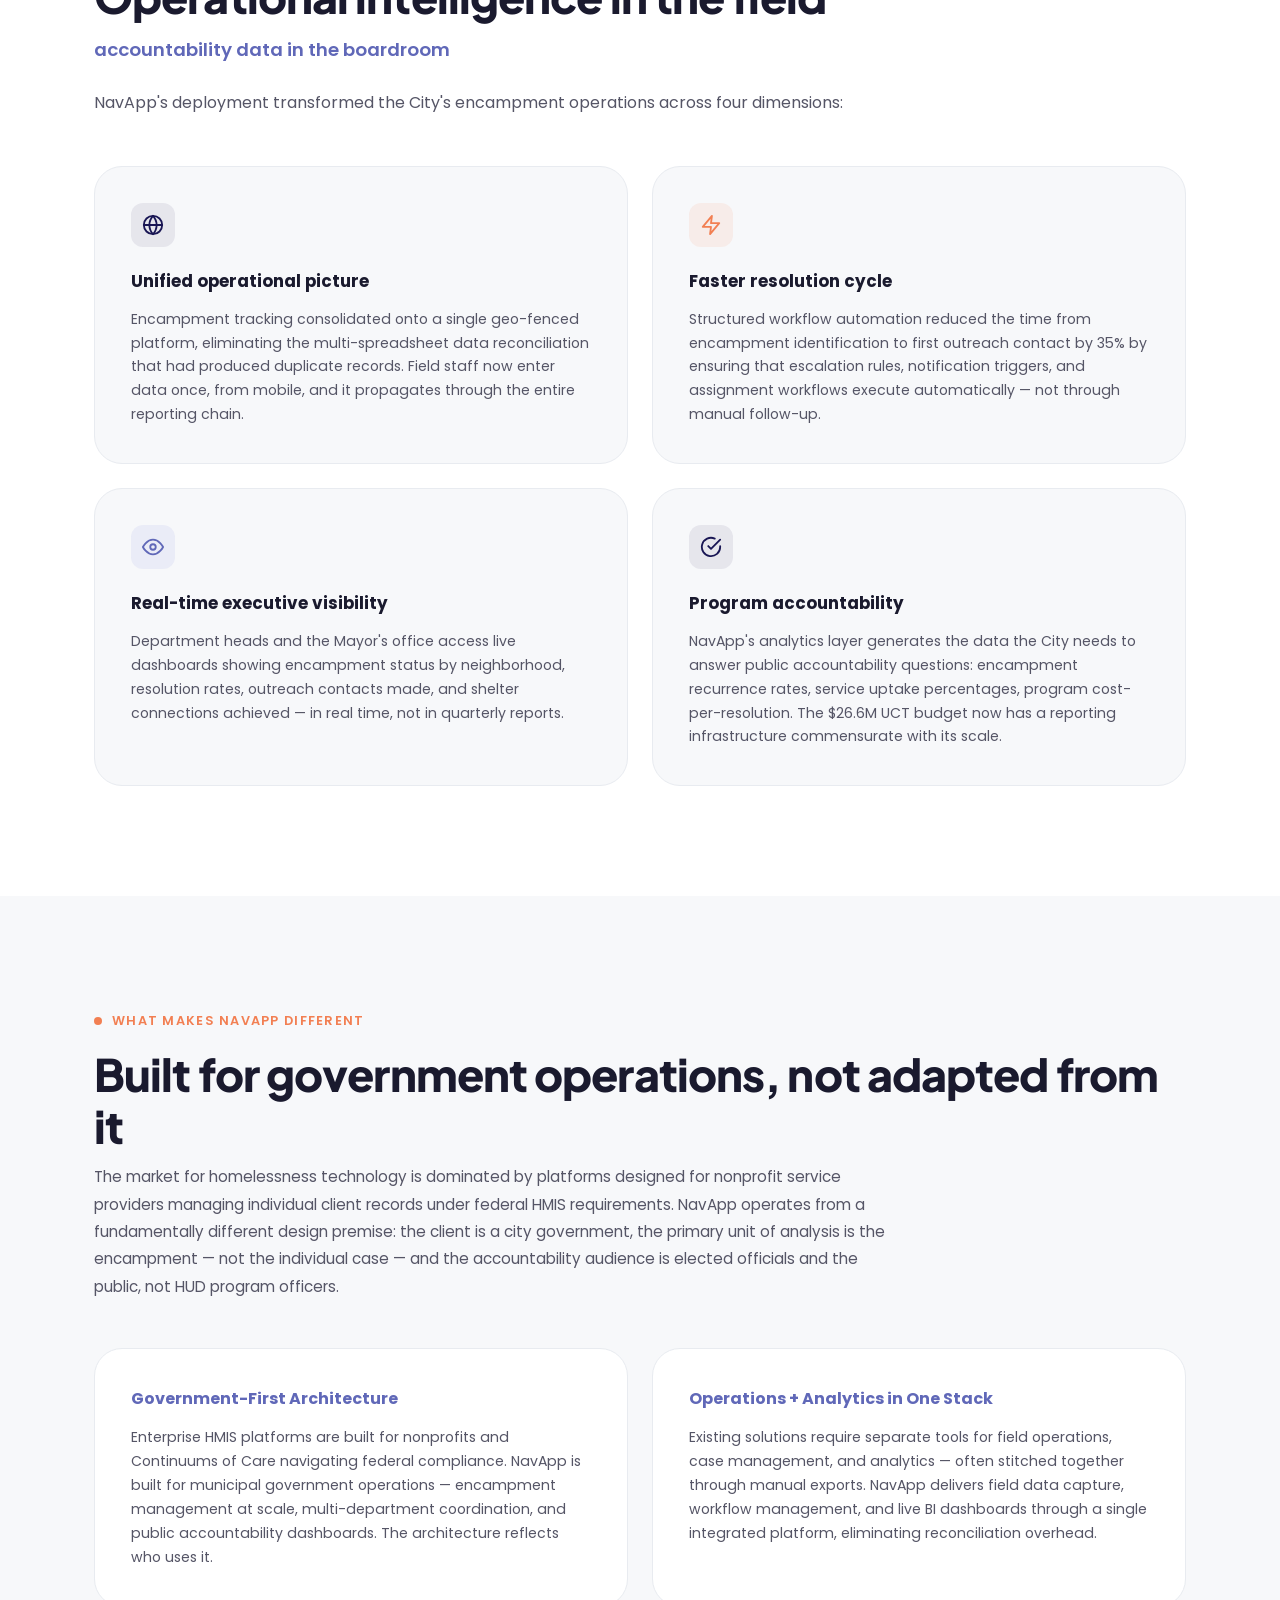
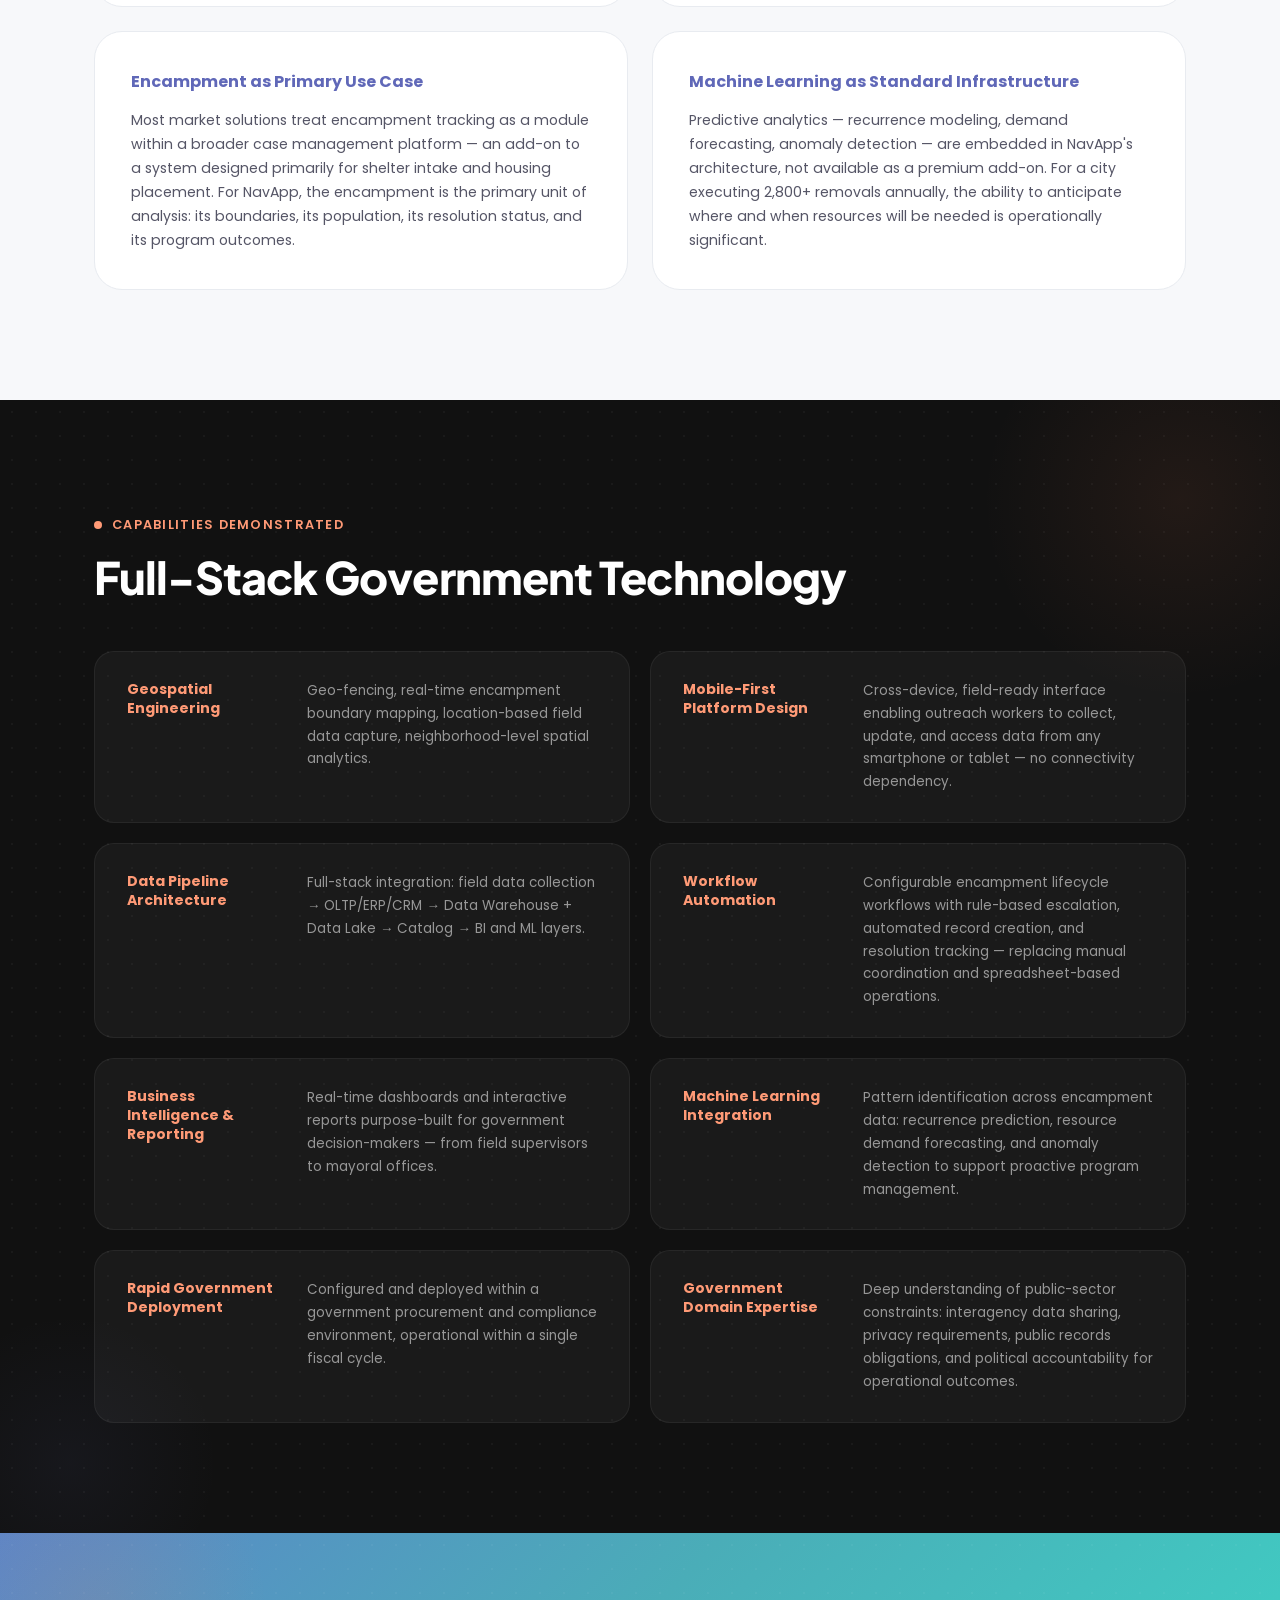
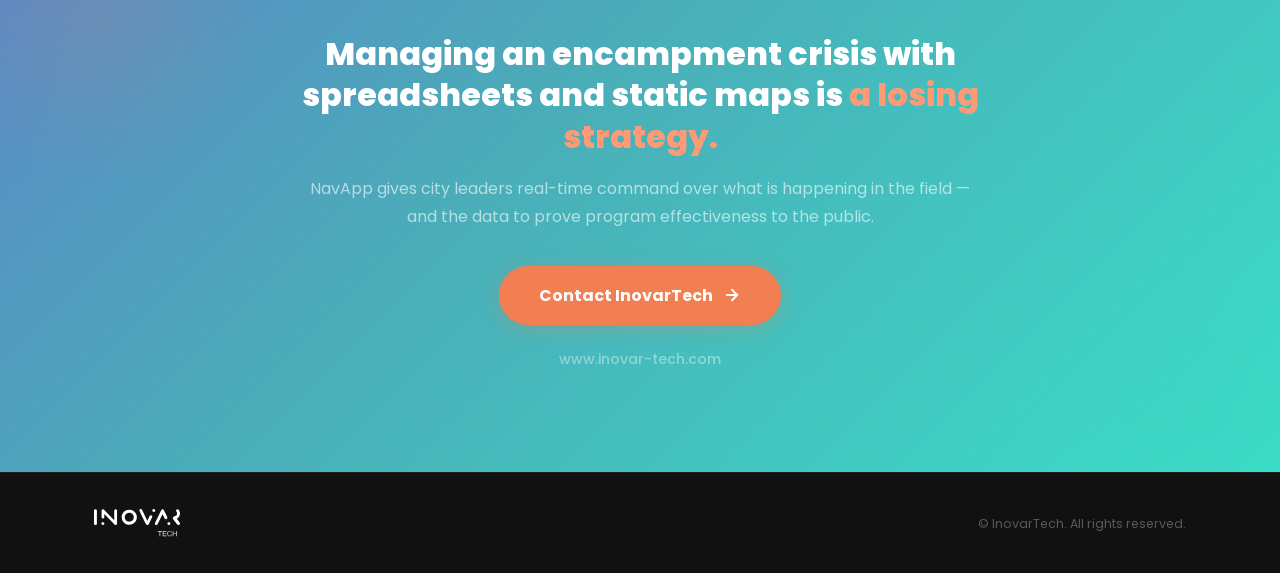
<file: navapp2/index.html>
<!DOCTYPE html>
<html lang="en">

<head>
    <meta charset="UTF-8">
    <meta name="viewport" content="width=device-width, initial-scale=1.0">
    <title>NavApp Case Study | InovarTech — Real-Time Command of Seattle's Encampment Crisis</title>
    <meta name="description"
        content="How InovarTech built NavApp — a purpose-built mobile platform giving Seattle's operational teams real-time geo-fenced mapping, structured encampment workflows, and integrated analytics.">
    <link rel="preconnect" href="https://fonts.googleapis.com">
    <link rel="preconnect" href="https://fonts.gstatic.com" crossorigin>
    <link
        href="https://fonts.googleapis.com/css2?family=Plus+Jakarta+Sans:wght@300;400;500;600;700;800&display=swap&family=Poppins:wght@300;400;500;600;700&display=swap"
        rel="stylesheet">
    <style>
        /* ===== RESET ===== */
        *,
        *::before,
        *::after {
            margin: 0;
            padding: 0;
            box-sizing: border-box;
        }

        :root {
            --coral: #F27F52;
            --coral-light: #FF9A76;
            --coral-dark: #D96A3F;
            --teal: #7580D2;
            --teal-dark: #6068B8;
            --deep-blue: #191654;
            --navy: #1B1B3A;
            --black: #111111;
            --white: #FFFFFF;
            --off-white: #F7F8FA;
            --light-gray: #F0F2F5;
            --border: #E8EBF0;
            --text-primary: #1A1A2E;
            --text-secondary: #555566;
            --text-muted: #888899;
            --radius-sm: 12px;
            --radius-md: 20px;
            --radius-lg: 28px;
            --radius-xl: 36px;
            --radius-pill: 50px;
            --shadow-soft: 0 4px 24px rgba(0, 0, 0, 0.06);
            --shadow-card: 0 8px 40px rgba(0, 0, 0, 0.08);
            --shadow-hover: 0 16px 56px rgba(0, 0, 0, 0.12);
            --shadow-coral: 0 4px 20px rgba(242, 127, 82, 0.3);
        }

        html {
            scroll-behavior: smooth;
        }

        body {
            font-family: 'Poppins', -apple-system, BlinkMacSystemFont, sans-serif;
            color: var(--text-secondary);
            line-height: 1.7;
            background: var(--white);
            overflow-x: hidden;
        }

        /* ===== UTILITY ===== */
        .container {
            max-width: 1140px;
            margin: 0 auto;
            padding: 0 24px;
        }

        .section-label {
            display: inline-flex;
            align-items: center;
            gap: 10px;
            font-size: 0.8rem;
            font-weight: 600;
            letter-spacing: 0.1em;
            text-transform: uppercase;
            color: var(--coral);
            margin-bottom: 16px;
        }

        .section-label::before {
            content: '';
            display: inline-block;
            width: 8px;
            height: 8px;
            border-radius: 50%;
            background: var(--coral);
        }

        .section-title {
            font-family: 'Plus Jakarta Sans', sans-serif;
            font-size: clamp(2rem, 4vw, 2.8rem);
            font-weight: 800;
            color: var(--text-primary);
            line-height: 1.15;
            margin-bottom: 12px;
            letter-spacing: -0.02em;
        }

        .section-subtitle {
            font-size: clamp(1rem, 2vw, 1.15rem);
            color: var(--teal-dark);
            font-weight: 600;
            margin-bottom: 24px;
        }

        /* ===== ANIMATIONS ===== */
        .reveal {
            opacity: 0;
            transform: translateY(30px);
            transition: opacity 0.7s cubic-bezier(0.16, 1, 0.3, 1), transform 0.7s cubic-bezier(0.16, 1, 0.3, 1);
        }

        .reveal.visible {
            opacity: 1;
            transform: translateY(0);
        }

        .reveal-delay-1 {
            transition-delay: 0.1s;
        }

        .reveal-delay-2 {
            transition-delay: 0.2s;
        }

        .reveal-delay-3 {
            transition-delay: 0.3s;
        }

        .reveal-delay-4 {
            transition-delay: 0.4s;
        }

        @keyframes float {

            0%,
            100% {
                transform: translateY(0px);
            }

            50% {
                transform: translateY(-20px);
            }
        }

        @keyframes pulse-glow {

            0%,
            100% {
                opacity: 0.6;
                transform: scale(1);
            }

            50% {
                opacity: 1;
                transform: scale(1.05);
            }
        }

        /* ===== NAVIGATION ===== */
        .nav {
            position: fixed;
            top: 0;
            left: 0;
            right: 0;
            z-index: 1000;
            padding: 18px 0;
            transition: all 0.4s ease;
        }

        .nav.scrolled {
            background: rgba(255, 255, 255, 0.92);
            backdrop-filter: blur(20px);
            -webkit-backdrop-filter: blur(20px);
            padding: 12px 0;
            box-shadow: 0 2px 24px rgba(0, 0, 0, 0.08);
        }



        .nav.scrolled .nav-links a {
            color: var(--text-secondary);
        }

        .nav.scrolled .nav-links a:hover {
            color: var(--coral);
        }

        .nav-inner {
            display: flex;
            align-items: center;
            justify-content: space-between;
        }

        .nav-brand {
            text-decoration: none;
            display: flex;
            align-items: center;
        }

        .nav-logo-img {
            height: 32px;
            width: auto;
            filter: brightness(0) invert(1);
            transition: filter 0.3s;
        }

        .nav.scrolled .nav-logo-img {
            filter: none;
        }

        .nav-links {
            display: flex;
            align-items: center;
            gap: 32px;
            list-style: none;
        }

        .nav-links a {
            color: rgba(255, 255, 255, 0.8);
            text-decoration: none;
            font-size: 0.88rem;
            font-weight: 500;
            transition: color 0.3s ease;
        }

        .nav-links a:hover {
            color: var(--white);
        }

        .nav-cta {
            background: var(--coral) !important;
            color: var(--white) !important;
            padding: 10px 24px !important;
            border-radius: var(--radius-pill) !important;
            font-weight: 600 !important;
            transition: all 0.3s ease !important;
            box-shadow: var(--shadow-coral);
        }

        .nav-cta:hover {
            background: var(--coral-dark) !important;
            transform: translateY(-2px);
            box-shadow: 0 6px 24px rgba(242, 127, 82, 0.4) !important;
        }

        /* ===== HERO ===== */
        .hero {
            position: relative;
            min-height: 100vh;
            display: flex;
            align-items: center;
            background: linear-gradient(135deg, #5B86C8 0%, #4AADB8 40%, #3ADDC8 100%);
            overflow: hidden;
        }

        /* Dot grid */
        .hero::after {
            content: '';
            position: absolute;
            inset: 0;
            background-image: radial-gradient(rgba(255, 255, 255, 0.07) 1px, transparent 1px);
            background-size: 24px 24px;
            pointer-events: none;
        }

        /* Floating decorative circles */
        .hero-circle {
            position: absolute;
            border-radius: 50%;
            pointer-events: none;
        }

        .hero-circle-1 {
            width: 500px;
            height: 500px;
            background: radial-gradient(circle, rgba(242, 127, 82, 0.2) 0%, transparent 70%);
            top: -150px;
            right: -100px;
            animation: float 8s ease-in-out infinite;
        }

        .hero-circle-2 {
            width: 350px;
            height: 350px;
            background: radial-gradient(circle, rgba(117, 128, 210, 0.15) 0%, transparent 70%);
            bottom: -100px;
            left: -80px;
            animation: float 10s ease-in-out infinite reverse;
        }

        .hero-circle-3 {
            width: 180px;
            height: 180px;
            background: radial-gradient(circle, rgba(242, 127, 82, 0.12) 0%, transparent 70%);
            top: 35%;
            right: 20%;
            animation: pulse-glow 6s ease-in-out infinite;
        }

        .hero-content {
            position: relative;
            z-index: 2;
            padding: 130px 0 100px;
            max-width: 680px;
        }

        .hero-badge {
            display: inline-flex;
            align-items: center;
            gap: 12px;
            margin-bottom: 28px;
        }

        .hero-badge-label {
            font-size: 0.75rem;
            font-weight: 700;
            letter-spacing: 0.15em;
            text-transform: uppercase;
            color: var(--coral-light);
        }

        .hero-badge-tag {
            display: inline-flex;
            align-items: center;
            gap: 8px;
            background: rgba(255, 255, 255, 0.1);
            backdrop-filter: blur(10px);
            border: 1px solid rgba(255, 255, 255, 0.15);
            padding: 7px 16px;
            border-radius: var(--radius-pill);
            font-size: 0.78rem;
            font-weight: 500;
            color: var(--white);
        }

        .hero-badge-dot {
            width: 7px;
            height: 7px;
            border-radius: 50%;
            background: var(--teal);
        }

        .hero h1 {
            font-family: 'Plus Jakarta Sans', sans-serif;
            font-size: clamp(2.6rem, 6vw, 4.2rem);
            font-weight: 800;
            color: var(--white);
            line-height: 1.08;
            letter-spacing: -0.03em;
            margin-bottom: 20px;
        }

        .hero h1 .accent {
            color: var(--coral-light);
        }

        .hero-sub {
            font-size: 1.15rem;
            font-weight: 400;
            color: rgba(255, 255, 255, 0.65);
            line-height: 1.6;
            margin-bottom: 36px;
        }

        .hero-tags {
            display: flex;
            flex-wrap: wrap;
            gap: 10px;
        }

        .hero-tag {
            font-size: 0.78rem;
            font-weight: 500;
            color: rgba(255, 255, 255, 0.55);
            padding: 7px 18px;
            border: 1px solid rgba(255, 255, 255, 0.12);
            border-radius: var(--radius-pill);
            transition: all 0.3s ease;
        }

        .hero-tag:hover {
            border-color: var(--coral);
            color: var(--coral-light);
            background: rgba(242, 127, 82, 0.1);
        }

        /* ===== STATS BAR ===== */
        .stats-bar {
            position: relative;
            z-index: 10;
            margin-top: -56px;
            margin-bottom: 0;
        }

        .stats-grid {
            display: grid;
            grid-template-columns: repeat(4, 1fr);
            background: var(--white);
            border-radius: var(--radius-lg);
            box-shadow: var(--shadow-card);
            overflow: hidden;
        }

        .stat-item {
            padding: 40px 28px;
            text-align: center;
            position: relative;
            transition: all 0.4s ease;
        }

        .stat-item:hover {
            background: var(--off-white);
        }

        .stat-item:not(:last-child)::after {
            content: '';
            position: absolute;
            right: 0;
            top: 22%;
            height: 56%;
            width: 1px;
            background: var(--border);
        }

        .stat-number {
            font-family: 'Plus Jakarta Sans', sans-serif;
            font-size: clamp(1.8rem, 3.5vw, 2.6rem);
            font-weight: 800;
            line-height: 1.1;
            margin-bottom: 8px;
        }

        .stat-item:nth-child(1) .stat-number {
            color: var(--deep-blue);
        }

        .stat-item:nth-child(2) .stat-number {
            color: var(--coral);
        }

        .stat-item:nth-child(3) .stat-number {
            color: var(--teal-dark);
        }

        .stat-item:nth-child(4) .stat-number {
            color: var(--deep-blue);
        }

        .stat-label {
            font-size: 0.85rem;
            font-weight: 600;
            color: var(--text-primary);
            margin-bottom: 4px;
        }

        .stat-meta {
            font-size: 0.72rem;
            color: var(--text-muted);
            font-style: italic;
        }

        /* ===== EXECUTIVE SUMMARY ===== */
        .exec-summary {
            padding: 120px 0 100px;
        }

        .exec-grid {
            display: grid;
            grid-template-columns: 1fr 1fr;
            gap: 48px;
            align-items: start;
        }

        .exec-problem {
            background: var(--off-white);
            border-radius: var(--radius-lg);
            padding: 40px;
            border-left: 5px solid var(--coral);
            position: relative;
        }

        .exec-problem-title {
            font-size: 0.85rem;
            font-weight: 700;
            color: var(--coral);
            text-transform: uppercase;
            letter-spacing: 0.08em;
            margin-bottom: 18px;
        }

        .exec-problem p {
            font-size: 0.95rem;
            line-height: 1.75;
            color: var(--text-secondary);
        }

        .exec-solution {
            padding-top: 8px;
        }

        .exec-solution p {
            font-size: 1.05rem;
            line-height: 1.85;
            color: var(--text-secondary);
        }

        /* ===== QUOTE ===== */
        .quote-section {
            padding: 80px 0;
            background: var(--off-white);
        }

        .quote-card {
            max-width: 800px;
            margin: 0 auto;
            background: var(--white);
            border-radius: var(--radius-lg);
            padding: 48px 56px;
            box-shadow: var(--shadow-soft);
            position: relative;
            overflow: hidden;
        }

        .quote-card::before {
            content: '';
            position: absolute;
            left: 0;
            top: 0;
            width: 6px;
            height: 100%;
            background: linear-gradient(180deg, var(--teal), var(--teal-dark));
            border-radius: 6px 0 0 6px;
        }

        .quote-card::after {
            content: '"';
            position: absolute;
            top: 16px;
            right: 32px;
            font-size: 6rem;
            font-weight: 900;
            color: var(--off-white);
            line-height: 1;
            pointer-events: none;
        }

        .quote-text {
            font-size: 1.15rem;
            font-style: italic;
            line-height: 1.75;
            color: var(--text-primary);
            margin-bottom: 20px;
            position: relative;
            z-index: 1;
        }

        .quote-author {
            font-size: 0.9rem;
            font-weight: 700;
            color: var(--teal-dark);
            position: relative;
            z-index: 1;
        }

        /* ===== SITUATION ===== */
        .situation {
            padding: 110px 0;
            background: var(--white);
        }

        .situation-content {
            max-width: 800px;
        }

        .situation-content>p {
            font-size: 1rem;
            line-height: 1.8;
            margin-bottom: 8px;
        }

        .situation-failures h3 {
            font-size: 1rem;
            font-weight: 500;
            color: var(--text-primary);
            margin: 36px 0 24px;
            line-height: 1.6;
        }

        .failure-list {
            list-style: none;
            display: flex;
            flex-direction: column;
            gap: 24px;
        }

        .failure-item {
            background: var(--off-white);
            border-radius: var(--radius-md);
            padding: 28px 32px;
            position: relative;
            border: 1px solid var(--border);
            transition: all 0.4s ease;
        }

        .failure-item:hover {
            transform: translateX(6px);
            box-shadow: var(--shadow-soft);
            border-color: var(--coral);
        }

        .failure-item strong {
            color: var(--text-primary);
            font-weight: 700;
        }

        .failure-sub {
            display: block;
            margin-top: 8px;
            font-size: 0.9rem;
            color: var(--text-muted);
            line-height: 1.65;
        }

        /* ===== DIAGNOSIS ===== */
        .diagnosis {
            margin-top: 48px;
            background: linear-gradient(135deg, #5B86C8 0%, #4AADB8 50%, #3ADDC8 100%);
            border-radius: var(--radius-lg);
            padding: 40px 44px;
            position: relative;
            overflow: hidden;
        }

        .diagnosis::after {
            content: '';
            position: absolute;
            inset: 0;
            background-image: radial-gradient(rgba(255, 255, 255, 0.04) 1px, transparent 1px);
            background-size: 20px 20px;
            pointer-events: none;
        }

        .diagnosis-title {
            font-size: 0.8rem;
            font-weight: 700;
            text-transform: uppercase;
            letter-spacing: 0.12em;
            color: var(--coral-light);
            margin-bottom: 14px;
            position: relative;
            z-index: 1;
        }

        .diagnosis p {
            color: rgba(255, 255, 255, 0.85);
            font-size: 0.95rem;
            line-height: 1.75;
            position: relative;
            z-index: 1;
        }

        /* ===== SOLUTION ===== */
        .solution {
            padding: 110px 0;
            background: var(--off-white);
        }

        .solution-intro {
            max-width: 800px;
            margin-bottom: 56px;
        }

        .solution-intro p {
            font-size: 1rem;
            line-height: 1.8;
        }

        .solution-pillars {
            display: grid;
            grid-template-columns: repeat(3, 1fr);
            gap: 28px;
        }

        .pillar-card {
            background: var(--white);
            border-radius: var(--radius-lg);
            padding: 40px 32px;
            box-shadow: var(--shadow-soft);
            border: 1px solid var(--border);
            transition: all 0.4s cubic-bezier(0.16, 1, 0.3, 1);
            position: relative;
            overflow: hidden;
        }

        .pillar-card:hover {
            transform: translateY(-8px);
            box-shadow: var(--shadow-hover);
        }

        .pillar-card::before {
            content: '';
            position: absolute;
            top: 0;
            left: 0;
            right: 0;
            height: 4px;
        }

        .pillar-card:nth-child(1)::before {
            background: linear-gradient(90deg, var(--deep-blue), #2D2B6B);
        }

        .pillar-card:nth-child(2)::before {
            background: linear-gradient(90deg, var(--coral), var(--coral-light));
        }

        .pillar-card:nth-child(3)::before {
            background: linear-gradient(90deg, var(--teal-dark), var(--teal));
        }

        .pillar-number {
            font-family: 'Plus Jakarta Sans', sans-serif;
            font-size: 3rem;
            font-weight: 800;
            line-height: 1;
            margin-bottom: 8px;
        }

        .pillar-card:nth-child(1) .pillar-number {
            color: var(--deep-blue);
            opacity: 0.2;
        }

        .pillar-card:nth-child(2) .pillar-number {
            color: var(--coral);
            opacity: 0.2;
        }

        .pillar-card:nth-child(3) .pillar-number {
            color: var(--teal);
            opacity: 0.2;
        }

        .pillar-name {
            font-size: 1rem;
            font-weight: 700;
            color: var(--text-primary);
            margin-bottom: 16px;
            line-height: 1.3;
        }

        .pillar-desc {
            font-size: 0.9rem;
            line-height: 1.7;
            color: var(--text-secondary);
        }

        /* ===== RESULTS ===== */
        .results {
            padding: 110px 0;
            background: var(--white);
        }

        .results-intro {
            max-width: 800px;
            margin-bottom: 48px;
        }

        .results-intro p {
            font-size: 1rem;
            line-height: 1.8;
        }

        .results-grid {
            display: grid;
            grid-template-columns: repeat(2, 1fr);
            gap: 24px;
        }

        .result-card {
            background: var(--off-white);
            border-radius: var(--radius-lg);
            padding: 36px;
            border: 1px solid var(--border);
            transition: all 0.4s cubic-bezier(0.16, 1, 0.3, 1);
            position: relative;
        }

        .result-card:hover {
            transform: translateY(-6px);
            box-shadow: var(--shadow-card);
            background: var(--white);
            border-color: var(--teal);
        }

        .result-icon {
            width: 44px;
            height: 44px;
            border-radius: var(--radius-sm);
            display: flex;
            align-items: center;
            justify-content: center;
            margin-bottom: 20px;
            font-size: 1.2rem;
        }

        .result-card:nth-child(1) .result-icon {
            background: rgba(25, 22, 84, 0.08);
            color: var(--deep-blue);
        }

        .result-card:nth-child(2) .result-icon {
            background: rgba(242, 127, 82, 0.1);
            color: var(--coral);
        }

        .result-card:nth-child(3) .result-icon {
            background: rgba(117, 128, 210, 0.1);
            color: var(--teal-dark);
        }

        .result-card:nth-child(4) .result-icon {
            background: rgba(25, 22, 84, 0.08);
            color: var(--deep-blue);
        }

        .result-card h4 {
            font-size: 1.05rem;
            font-weight: 700;
            color: var(--text-primary);
            margin-bottom: 12px;
        }

        .result-card p {
            font-size: 0.88rem;
            line-height: 1.7;
            color: var(--text-secondary);
        }

        /* ===== WHAT MAKES DIFFERENT ===== */
        .different {
            padding: 110px 0;
            background: var(--off-white);
        }

        .different-intro {
            max-width: 800px;
            margin-bottom: 48px;
        }

        .different-intro p {
            font-size: 0.95rem;
            line-height: 1.8;
        }

        .diff-grid {
            display: grid;
            grid-template-columns: repeat(2, 1fr);
            gap: 24px;
        }

        .diff-card {
            background: var(--white);
            border-radius: var(--radius-lg);
            padding: 36px;
            border: 1px solid var(--border);
            transition: all 0.4s cubic-bezier(0.16, 1, 0.3, 1);
            position: relative;
            overflow: hidden;
        }

        .diff-card::before {
            content: '';
            position: absolute;
            top: 0;
            left: 0;
            width: 100%;
            height: 4px;
            background: linear-gradient(90deg, var(--teal), var(--teal-dark));
            opacity: 0;
            transition: opacity 0.3s ease;
        }

        .diff-card:hover {
            transform: translateY(-6px);
            box-shadow: var(--shadow-card);
        }

        .diff-card:hover::before {
            opacity: 1;
        }

        .diff-card h4 {
            font-size: 1rem;
            font-weight: 700;
            color: var(--teal-dark);
            margin-bottom: 14px;
        }

        .diff-card p {
            font-size: 0.88rem;
            line-height: 1.7;
            color: var(--text-secondary);
        }

        /* ===== CAPABILITIES ===== */
        .capabilities {
            padding: 110px 0;
            background: var(--black);
            position: relative;
            overflow: hidden;
        }

        .capabilities::before {
            content: '';
            position: absolute;
            inset: 0;
            background-image: radial-gradient(rgba(255, 255, 255, 0.04) 1px, transparent 1px);
            background-size: 24px 24px;
            pointer-events: none;
        }

        /* floating circles in dark section */
        .cap-circle {
            position: absolute;
            border-radius: 50%;
            pointer-events: none;
        }

        .cap-circle-1 {
            width: 400px;
            height: 400px;
            background: radial-gradient(circle, rgba(242, 127, 82, 0.08) 0%, transparent 70%);
            top: -100px;
            right: -100px;
        }

        .cap-circle-2 {
            width: 300px;
            height: 300px;
            background: radial-gradient(circle, rgba(117, 128, 210, 0.06) 0%, transparent 70%);
            bottom: -80px;
            left: -80px;
        }

        .capabilities .section-label {
            color: var(--coral-light);
        }

        .capabilities .section-label::before {
            background: var(--coral-light);
        }

        .capabilities .section-title {
            color: var(--white);
        }

        .cap-grid {
            display: grid;
            grid-template-columns: repeat(2, 1fr);
            gap: 20px;
            position: relative;
            z-index: 2;
        }

        .cap-item {
            display: grid;
            grid-template-columns: 160px 1fr;
            gap: 20px;
            align-items: start;
            padding: 28px 32px;
            background: rgba(255, 255, 255, 0.04);
            border: 1px solid rgba(255, 255, 255, 0.06);
            border-radius: var(--radius-md);
            transition: all 0.4s ease;
        }

        .cap-item:hover {
            background: rgba(255, 255, 255, 0.08);
            border-color: rgba(242, 127, 82, 0.25);
            transform: translateY(-3px);
        }

        .cap-item h4 {
            font-size: 0.88rem;
            font-weight: 700;
            color: var(--coral-light);
            line-height: 1.35;
        }

        .cap-item p {
            font-size: 0.84rem;
            line-height: 1.7;
            color: rgba(255, 255, 255, 0.55);
        }

        /* ===== CTA BANNER ===== */
        .cta-banner {
            padding: 100px 0;
            background: linear-gradient(135deg, #5B86C8 0%, #4AADB8 40%, #3ADDC8 100%);
            text-align: center;
            position: relative;
            overflow: hidden;
        }

        .cta-banner::before {
            content: '';
            position: absolute;
            inset: 0;
            background-image: radial-gradient(rgba(255, 255, 255, 0.04) 1px, transparent 1px);
            background-size: 24px 24px;
            pointer-events: none;
        }

        .cta-circle {
            position: absolute;
            border-radius: 50%;
            pointer-events: none;
        }

        .cta-circle-1 {
            width: 350px;
            height: 350px;
            background: radial-gradient(circle, rgba(242, 127, 82, 0.12) 0%, transparent 70%);
            top: -100px;
            left: -80px;
        }

        .cta-circle-2 {
            width: 280px;
            height: 280px;
            background: radial-gradient(circle, rgba(67, 198, 172, 0.1) 0%, transparent 70%);
            bottom: -80px;
            right: -60px;
        }

        .cta-content {
            position: relative;
            z-index: 2;
            max-width: 680px;
            margin: 0 auto;
        }

        .cta-content h2 {
            font-size: clamp(1.5rem, 3vw, 2rem);
            font-weight: 800;
            color: var(--white);
            line-height: 1.3;
            margin-bottom: 18px;
        }

        .cta-content h2 span {
            color: var(--coral-light);
        }

        .cta-content p {
            font-size: 1rem;
            color: rgba(255, 255, 255, 0.6);
            margin-bottom: 36px;
            line-height: 1.7;
        }

        .cta-btn {
            display: inline-flex;
            align-items: center;
            gap: 10px;
            background: var(--coral);
            color: var(--white);
            text-decoration: none;
            font-size: 1rem;
            font-weight: 700;
            padding: 16px 40px;
            border-radius: var(--radius-pill);
            transition: all 0.4s ease;
            box-shadow: var(--shadow-coral);
        }

        .cta-btn:hover {
            background: var(--coral-dark);
            transform: translateY(-3px);
            box-shadow: 0 8px 32px rgba(242, 127, 82, 0.5);
        }

        .cta-btn svg {
            width: 18px;
            height: 18px;
            transition: transform 0.3s ease;
        }

        .cta-btn:hover svg {
            transform: translateX(4px);
        }

        .cta-url {
            margin-top: 20px;
        }

        .cta-url a {
            color: rgba(255, 255, 255, 0.4);
            text-decoration: none;
            font-size: 0.88rem;
            font-weight: 500;
            transition: color 0.3s ease;
        }

        .cta-url a:hover {
            color: var(--teal);
        }

        /* ===== FOOTER ===== */
        .footer {
            padding: 36px 0;
            background: var(--black);
            border-top: 1px solid rgba(255, 255, 255, 0.06);
        }

        .footer-inner {
            display: flex;
            align-items: center;
            justify-content: space-between;
        }

        .footer-logo-img {
            height: 28px;
            width: auto;
            filter: brightness(0) invert(1);
        }

        .footer p {
            font-size: 0.78rem;
            color: rgba(255, 255, 255, 0.3);
        }

        /* ===== RESPONSIVE ===== */
        @media (max-width: 1024px) {
            .solution-pillars {
                grid-template-columns: 1fr;
                gap: 20px;
            }

            .cap-grid {
                grid-template-columns: 1fr;
            }

            .diff-grid {
                grid-template-columns: 1fr;
            }

            .results-grid {
                grid-template-columns: 1fr;
            }

            .exec-grid {
                grid-template-columns: 1fr;
                gap: 32px;
            }
        }

        @media (max-width: 768px) {
            .stats-grid {
                grid-template-columns: repeat(2, 1fr);
            }

            .stat-item:nth-child(2)::after {
                display: none;
            }

            .nav-links {
                display: none;
            }

            .cap-item {
                grid-template-columns: 1fr;
                gap: 10px;
            }

            .hero-content {
                padding: 110px 0 80px;
            }
        }

        @media (max-width: 480px) {
            .stats-grid {
                grid-template-columns: 1fr;
            }

            .stat-item:not(:last-child)::after {
                display: none;
            }

            .quote-card {
                padding: 32px 28px;
            }

            .container {
                padding: 0 16px;
            }
        }
    </style>
</head>

<body>

    <!-- NAVIGATION -->
    <nav class="nav" id="navbar">
        <div class="container">
            <div class="nav-inner">
                <a href="https://www.inovar-tech.com" class="nav-brand">
                    <img src="public/InovarTech logo.svg" alt="InovarTech" class="nav-logo-img">
                </a>
                <ul class="nav-links">
                    <li><a href="https://www.inovar-tech.com/contact-us" class="nav-cta">Contact Us</a></li>
                </ul>
            </div>
        </div>
    </nav>

    <!-- HERO -->
    <section class="hero" id="hero">
        <div class="hero-circle hero-circle-1"></div>
        <div class="hero-circle hero-circle-2"></div>
        <div class="hero-circle hero-circle-3"></div>

        <div class="container">
            <div class="hero-content">
                <div class="hero-badge">
                    <span class="hero-badge-tag">
                        <span class="hero-badge-dot"></span>
                        City of Seattle, WA · Government Client
                    </span>
                </div>

                <h1>NavApp:<br>Real-Time Command of Seattle's <span class="accent">Encampment Crisis</span></h1>

                <p class="hero-sub">A purpose-built mobile platform giving Seattle's operational teams real-time
                    geo-fenced mapping, structured encampment workflows, and an integrated analytics layer.</p>

                <div class="hero-tags">
                    <span class="hero-tag">Geo-Fencing</span>
                    <span class="hero-tag">Encampment Management</span>
                    <span class="hero-tag">Workflow Automation</span>
                    <span class="hero-tag">Real-Time Analytics</span>
                    <span class="hero-tag">Government Technology</span>
                </div>
            </div>
        </div>
    </section>

    <!-- STATS BAR -->
    <section class="stats-bar">
        <div class="container">
            <div class="stats-grid reveal">
                <div class="stat-item">
                    <div class="stat-number">2,800+</div>
                    <div class="stat-label">Encampments Tracked</div>
                    <div class="stat-meta">Annually, City-wide</div>
                </div>
                <div class="stat-item">
                    <div class="stat-number">35%</div>
                    <div class="stat-label">Faster Resolution</div>
                    <div class="stat-meta">vs. prior workflow</div>
                </div>
                <div class="stat-item">
                    <div class="stat-number">Real-Time</div>
                    <div class="stat-label">Field Visibility</div>
                    <div class="stat-meta">Live geo-fenced mapping</div>
                </div>
                <div class="stat-item">
                    <div class="stat-number">1 Platform</div>
                    <div class="stat-label">Unified Operations</div>
                    <div class="stat-meta">Outreach + data + reporting</div>
                </div>
            </div>
        </div>
    </section>

    <!-- EXECUTIVE SUMMARY -->
    <section class="exec-summary" id="summary">
        <div class="container">
            <div class="section-label reveal">Executive Summary</div>
            <div class="section-title reveal">The Challenge &amp; Response</div>

            <div class="exec-grid">
                <div class="exec-problem reveal reveal-delay-1">
                    <div class="exec-problem-title">The Problem in Numbers</div>
                    <p>In 2023, the City of Seattle executed over 2,800 encampment removals — nearly 8 per day —
                        affecting more than 4,100 people, while 9,800 individuals remained unsheltered on any given
                        night. The Unified Care Team operated with a $26.6M annual budget and no integrated platform to
                        track encampment locations, manage field workflows, and report program outcomes in real time.
                        Decisions that should take minutes were taking days. Accountability to elected officials and the
                        public was constrained by data the City couldn't reliably produce.</p>
                </div>

                <div class="exec-solution reveal reveal-delay-2">
                    <p>InovarTech developed and deployed NavApp — a purpose-built mobile platform giving Seattle's
                        operational teams real-time geo-fenced mapping, structured encampment workflows, and an
                        integrated analytics layer. For the first time, department heads, field supervisors, and the
                        Mayor's office shared a single, live view of encampment status across the city.</p>
                </div>
            </div>
        </div>
    </section>

    <!-- QUOTE -->
    <section class="quote-section">
        <div class="container">
            <div class="quote-card reveal">
                <p class="quote-text">"For the first time, we have a live view of what's happening across the city.
                    NavApp didn't just improve our data — it changed how we make decisions in the field and how we
                    report outcomes to the Mayor's office."</p>
                <p class="quote-author">— Director, Seattle Unified Care Team</p>
            </div>
        </div>
    </section>

    <!-- THE SITUATION -->
    <section class="situation" id="situation">
        <div class="container">
            <div class="section-label reveal">The Situation</div>
            <div class="section-title reveal">Eight encampment removals a day</div>
            <div class="section-subtitle reveal">with no real-time operational platform</div>

            <div class="situation-content">
                <p class="reveal">Seattle's homelessness challenge is among the most acute of any U.S. city. With an
                    estimated 16,385 people experiencing homelessness in King County — a 23% increase since 2022 — and
                    over 9,800 sleeping unsheltered, the scale of the operational challenge dwarfs most peer cities. The
                    Unified Care Team, the city's cross-departmental body for encampment management, was executing
                    removals at a rate that tripled between 2022 and 2023.</p>

                <div class="situation-failures reveal">
                    <h3>But the city's data infrastructure had not kept pace with its operational tempo. Three specific
                        failures defined the environment NavApp was built to solve:</h3>

                    <ul class="failure-list">
                        <li class="failure-item reveal reveal-delay-1">
                            <strong>Data fragmentation.</strong> No single source of truth on encampment locations.
                            <span class="failure-sub">Field staff used disconnected spreadsheets and paper-based
                                records. Public records requests revealed duplication rates as high as 10% between the
                                city's own tracking logs — a sign of manual, inconsistent data entry across
                                departments.</span>
                        </li>
                        <li class="failure-item reveal reveal-delay-2">
                            <strong>Manual coordination overhead.</strong> Encampment removal workflows lacked
                            structure, automation, or escalation logic.
                            <span class="failure-sub">Field supervisors, program managers, and elected officials could
                                not access real-time status updates. Reports were compiled manually after the fact — not
                                actionable for same-day decisions.</span>
                        </li>
                        <li class="failure-item reveal reveal-delay-3">
                            <strong>No outcome visibility.</strong> The $26.6M annual UCT budget produced no unified
                            analytics on program effectiveness.
                            <span class="failure-sub">Without integrated reporting, the City could not reliably answer
                                basic accountability questions: Which neighborhoods had the highest encampment
                                recurrence? Which sites had been resolved vs. returned? Where were shelter connections
                                actually happening?</span>
                        </li>
                    </ul>
                </div>

                <div class="diagnosis reveal">
                    <div class="diagnosis-title">Strategic Diagnosis</div>
                    <p>The operational failure wasn't capacity — Seattle was executing at a high operational tempo. The
                        failure was information architecture: the City lacked the real-time field visibility, structured
                        workflows, and integrated analytics to deploy that capacity effectively.</p>
                </div>
            </div>
        </div>
    </section>

    <!-- THE SOLUTION -->
    <section class="solution" id="solution">
        <div class="container">
            <div class="section-label reveal">The NavApp Solution</div>
            <div class="section-title reveal">A purpose-built platform for government encampment operations</div>

            <div class="solution-intro reveal">
                <p>InovarTech designed NavApp from the ground up for the specific operational requirements of a
                    municipal encampment management program — not adapted from a nonprofit case management tool or a
                    general-purpose GIS application. The platform delivered three integrated capabilities:</p>
            </div>

            <div class="solution-pillars">
                <div class="pillar-card reveal reveal-delay-1">
                    <div class="pillar-number">01</div>
                    <div class="pillar-name">Geo-Fenced Encampment Mapping</div>
                    <div class="pillar-desc">NavApp established precise, real-time geographic boundaries for every
                        active encampment across Seattle. Unlike static maps or periodic survey snapshots, boundaries
                        update as conditions change on the ground — giving the Unified Care Team an accurate operational
                        picture at all times. Field workers can create, modify, or close encampment zones from a mobile
                        device without returning to a desktop.</div>
                </div>

                <div class="pillar-card reveal reveal-delay-2">
                    <div class="pillar-number">02</div>
                    <div class="pillar-name">End-to-End Workflow Automation</div>
                    <div class="pillar-desc">Every encampment lifecycle stage — identification, inspection,
                        prioritization, outreach engagement, service connection, and resolution — is tracked within a
                        structured workflow. Automated escalation rules flag high-hazard sites for priority action.
                        Removal records auto-populate from field data, eliminating the manual spreadsheet reconciliation
                        that had previously produced duplication rates as high as 10% in the City's own records.</div>
                </div>

                <div class="pillar-card reveal reveal-delay-3">
                    <div class="pillar-number">03</div>
                    <div class="pillar-name">Real-Time Analytics &amp; BI Layer</div>
                    <div class="pillar-desc">NavApp's integrated data architecture — from field collection through data
                        warehouse and data lake to live BI dashboards — gives department heads and elected officials a
                        single, reliable view of encampment trends, resource deployment, and program outcomes. Machine
                        learning models surface patterns across neighborhoods and time periods, enabling proactive
                        resource allocation rather than reactive response.</div>
                </div>
            </div>
        </div>
    </section>

    <!-- RESULTS -->
    <section class="results" id="results">
        <div class="container">
            <div class="section-label reveal">Results</div>
            <div class="section-title reveal">Operational intelligence in the field</div>
            <div class="section-subtitle reveal">accountability data in the boardroom</div>

            <div class="results-intro reveal">
                <p>NavApp's deployment transformed the City's encampment operations across four dimensions:</p>
            </div>

            <div class="results-grid">
                <div class="result-card reveal reveal-delay-1">
                    <div class="result-icon">
                        <svg width="22" height="22" fill="none" stroke="currentColor" stroke-width="2"
                            stroke-linecap="round" stroke-linejoin="round" viewBox="0 0 24 24">
                            <circle cx="12" cy="12" r="10" />
                            <path d="M2 12h20" />
                            <path
                                d="M12 2a15.3 15.3 0 0 1 4 10 15.3 15.3 0 0 1-4 10 15.3 15.3 0 0 1-4-10 15.3 15.3 0 0 1 4-10z" />
                        </svg>
                    </div>
                    <h4>Unified operational picture</h4>
                    <p>Encampment tracking consolidated onto a single geo-fenced platform, eliminating the
                        multi-spreadsheet data reconciliation that had produced duplicate records. Field staff now enter
                        data once, from mobile, and it propagates through the entire reporting chain.</p>
                </div>

                <div class="result-card reveal reveal-delay-2">
                    <div class="result-icon">
                        <svg width="22" height="22" fill="none" stroke="currentColor" stroke-width="2"
                            stroke-linecap="round" stroke-linejoin="round" viewBox="0 0 24 24">
                            <path d="M13 2L3 14h9l-1 8 10-12h-9l1-8z" />
                        </svg>
                    </div>
                    <h4>Faster resolution cycle</h4>
                    <p>Structured workflow automation reduced the time from encampment identification to first outreach
                        contact by 35% by ensuring that escalation rules, notification triggers, and assignment
                        workflows execute automatically — not through manual follow-up.</p>
                </div>

                <div class="result-card reveal reveal-delay-3">
                    <div class="result-icon">
                        <svg width="22" height="22" fill="none" stroke="currentColor" stroke-width="2"
                            stroke-linecap="round" stroke-linejoin="round" viewBox="0 0 24 24">
                            <path d="M1 12s4-8 11-8 11 8 11 8-4 8-11 8-11-8-11-8z" />
                            <circle cx="12" cy="12" r="3" />
                        </svg>
                    </div>
                    <h4>Real-time executive visibility</h4>
                    <p>Department heads and the Mayor's office access live dashboards showing encampment status by
                        neighborhood, resolution rates, outreach contacts made, and shelter connections achieved — in
                        real time, not in quarterly reports.</p>
                </div>

                <div class="result-card reveal reveal-delay-4">
                    <div class="result-icon">
                        <svg width="22" height="22" fill="none" stroke="currentColor" stroke-width="2"
                            stroke-linecap="round" stroke-linejoin="round" viewBox="0 0 24 24">
                            <path d="M22 11.08V12a10 10 0 1 1-5.93-9.14" />
                            <polyline points="22 4 12 14.01 9 11.01" />
                        </svg>
                    </div>
                    <h4>Program accountability</h4>
                    <p>NavApp's analytics layer generates the data the City needs to answer public accountability
                        questions: encampment recurrence rates, service uptake percentages, program cost-per-resolution.
                        The $26.6M UCT budget now has a reporting infrastructure commensurate with its scale.</p>
                </div>
            </div>
        </div>
    </section>

    <!-- WHAT MAKES DIFFERENT -->
    <section class="different" id="different">
        <div class="container">
            <div class="section-label reveal">What Makes NavApp Different</div>
            <div class="section-title reveal">Built for government operations, not adapted from it</div>

            <div class="different-intro reveal">
                <p>The market for homelessness technology is dominated by platforms designed for nonprofit service
                    providers managing individual client records under federal HMIS requirements. NavApp operates from a
                    fundamentally different design premise: the client is a city government, the primary unit of
                    analysis is the encampment — not the individual case — and the accountability audience is elected
                    officials and the public, not HUD program officers.</p>
            </div>

            <div class="diff-grid">
                <div class="diff-card reveal reveal-delay-1">
                    <h4>Government-First Architecture</h4>
                    <p>Enterprise HMIS platforms are built for nonprofits and Continuums of Care navigating federal
                        compliance. NavApp is built for municipal government operations — encampment management at
                        scale, multi-department coordination, and public accountability dashboards. The architecture
                        reflects who uses it.</p>
                </div>

                <div class="diff-card reveal reveal-delay-2">
                    <h4>Operations + Analytics in One Stack</h4>
                    <p>Existing solutions require separate tools for field operations, case management, and analytics —
                        often stitched together through manual exports. NavApp delivers field data capture, workflow
                        management, and live BI dashboards through a single integrated platform, eliminating
                        reconciliation overhead.</p>
                </div>

                <div class="diff-card reveal reveal-delay-3">
                    <h4>Encampment as Primary Use Case</h4>
                    <p>Most market solutions treat encampment tracking as a module within a broader case management
                        platform — an add-on to a system designed primarily for shelter intake and housing placement.
                        For NavApp, the encampment is the primary unit of analysis: its boundaries, its population, its
                        resolution status, and its program outcomes.</p>
                </div>

                <div class="diff-card reveal reveal-delay-4">
                    <h4>Machine Learning as Standard Infrastructure</h4>
                    <p>Predictive analytics — recurrence modeling, demand forecasting, anomaly detection — are embedded
                        in NavApp's architecture, not available as a premium add-on. For a city executing 2,800+
                        removals annually, the ability to anticipate where and when resources will be needed is
                        operationally significant.</p>
                </div>
            </div>
        </div>
    </section>

    <!-- CAPABILITIES -->
    <section class="capabilities" id="capabilities">
        <div class="cap-circle cap-circle-1"></div>
        <div class="cap-circle cap-circle-2"></div>
        <div class="container">
            <div class="section-label reveal">Capabilities Demonstrated</div>
            <div class="section-title reveal" style="margin-bottom: 48px;">Full-Stack Government Technology</div>

            <div class="cap-grid">
                <div class="cap-item reveal reveal-delay-1">
                    <h4>Geospatial Engineering</h4>
                    <p>Geo-fencing, real-time encampment boundary mapping, location-based field data capture,
                        neighborhood-level spatial analytics.</p>
                </div>
                <div class="cap-item reveal reveal-delay-2">
                    <h4>Mobile-First Platform Design</h4>
                    <p>Cross-device, field-ready interface enabling outreach workers to collect, update, and access data
                        from any smartphone or tablet — no connectivity dependency.</p>
                </div>
                <div class="cap-item reveal reveal-delay-1">
                    <h4>Data Pipeline Architecture</h4>
                    <p>Full-stack integration: field data collection → OLTP/ERP/CRM → Data Warehouse + Data Lake →
                        Catalog → BI and ML layers.</p>
                </div>
                <div class="cap-item reveal reveal-delay-2">
                    <h4>Workflow Automation</h4>
                    <p>Configurable encampment lifecycle workflows with rule-based escalation, automated record
                        creation, and resolution tracking — replacing manual coordination and spreadsheet-based
                        operations.</p>
                </div>
                <div class="cap-item reveal reveal-delay-1">
                    <h4>Business Intelligence &amp; Reporting</h4>
                    <p>Real-time dashboards and interactive reports purpose-built for government decision-makers — from
                        field supervisors to mayoral offices.</p>
                </div>
                <div class="cap-item reveal reveal-delay-2">
                    <h4>Machine Learning Integration</h4>
                    <p>Pattern identification across encampment data: recurrence prediction, resource demand
                        forecasting, and anomaly detection to support proactive program management.</p>
                </div>
                <div class="cap-item reveal reveal-delay-1">
                    <h4>Rapid Government Deployment</h4>
                    <p>Configured and deployed within a government procurement and compliance environment, operational
                        within a single fiscal cycle.</p>
                </div>
                <div class="cap-item reveal reveal-delay-2">
                    <h4>Government Domain Expertise</h4>
                    <p>Deep understanding of public-sector constraints: interagency data sharing, privacy requirements,
                        public records obligations, and political accountability for operational outcomes.</p>
                </div>
            </div>
        </div>
    </section>

    <!-- CTA BANNER -->
    <section class="cta-banner">
        <div class="cta-circle cta-circle-1"></div>
        <div class="cta-circle cta-circle-2"></div>
        <div class="container">
            <div class="cta-content reveal">
                <h2>Managing an encampment crisis with spreadsheets and static maps is <span>a losing strategy.</span>
                </h2>
                <p>NavApp gives city leaders real-time command over what is happening in the field — and the data to
                    prove program effectiveness to the public.</p>
                <a href="https://www.inovar-tech.com/contact-us" class="cta-btn" target="_blank" rel="noopener">
                    Contact InovarTech
                    <svg xmlns="http://www.w3.org/2000/svg" viewBox="0 0 24 24" fill="none" stroke="currentColor"
                        stroke-width="2.5" stroke-linecap="round" stroke-linejoin="round">
                        <path d="M5 12h14" />
                        <path d="m12 5 7 7-7 7" />
                    </svg>
                </a>
                <div class="cta-url">
                    <a href="https://www.inovar-tech.com" target="_blank" rel="noopener">www.inovar-tech.com</a>
                </div>
            </div>
        </div>
    </section>

    <!-- FOOTER -->
    <footer class="footer">
        <div class="container">
            <div class="footer-inner">
                <img src="public/InovarTech logo.svg" alt="InovarTech" class="footer-logo-img">
                <p>&copy; InovarTech. All rights reserved.</p>
            </div>
        </div>
    </footer>

    <!-- JAVASCRIPT -->
    <script>
        // Scroll reveal
        const revealElements = document.querySelectorAll('.reveal');
        const revealObserver = new IntersectionObserver((entries) => {
            entries.forEach(entry => {
                if (entry.isIntersecting) {
                    entry.target.classList.add('visible');
                }
            });
        }, { threshold: 0.1, rootMargin: '0px 0px -40px 0px' });
        revealElements.forEach(el => revealObserver.observe(el));

        // Navbar scroll
        const navbar = document.getElementById('navbar');
        window.addEventListener('scroll', () => {
            navbar.classList.toggle('scrolled', window.scrollY > 80);
        });

        // Smooth scroll
        document.querySelectorAll('.nav-links a[href^="#"]').forEach(anchor => {
            anchor.addEventListener('click', function (e) {
                e.preventDefault();
                const target = document.querySelector(this.getAttribute('href'));
                if (target) {
                    window.scrollTo({
                        top: target.getBoundingClientRect().top + window.scrollY - 80,
                        behavior: 'smooth'
                    });
                }
            });
        });
    </script>
</body>

</html>
</file>
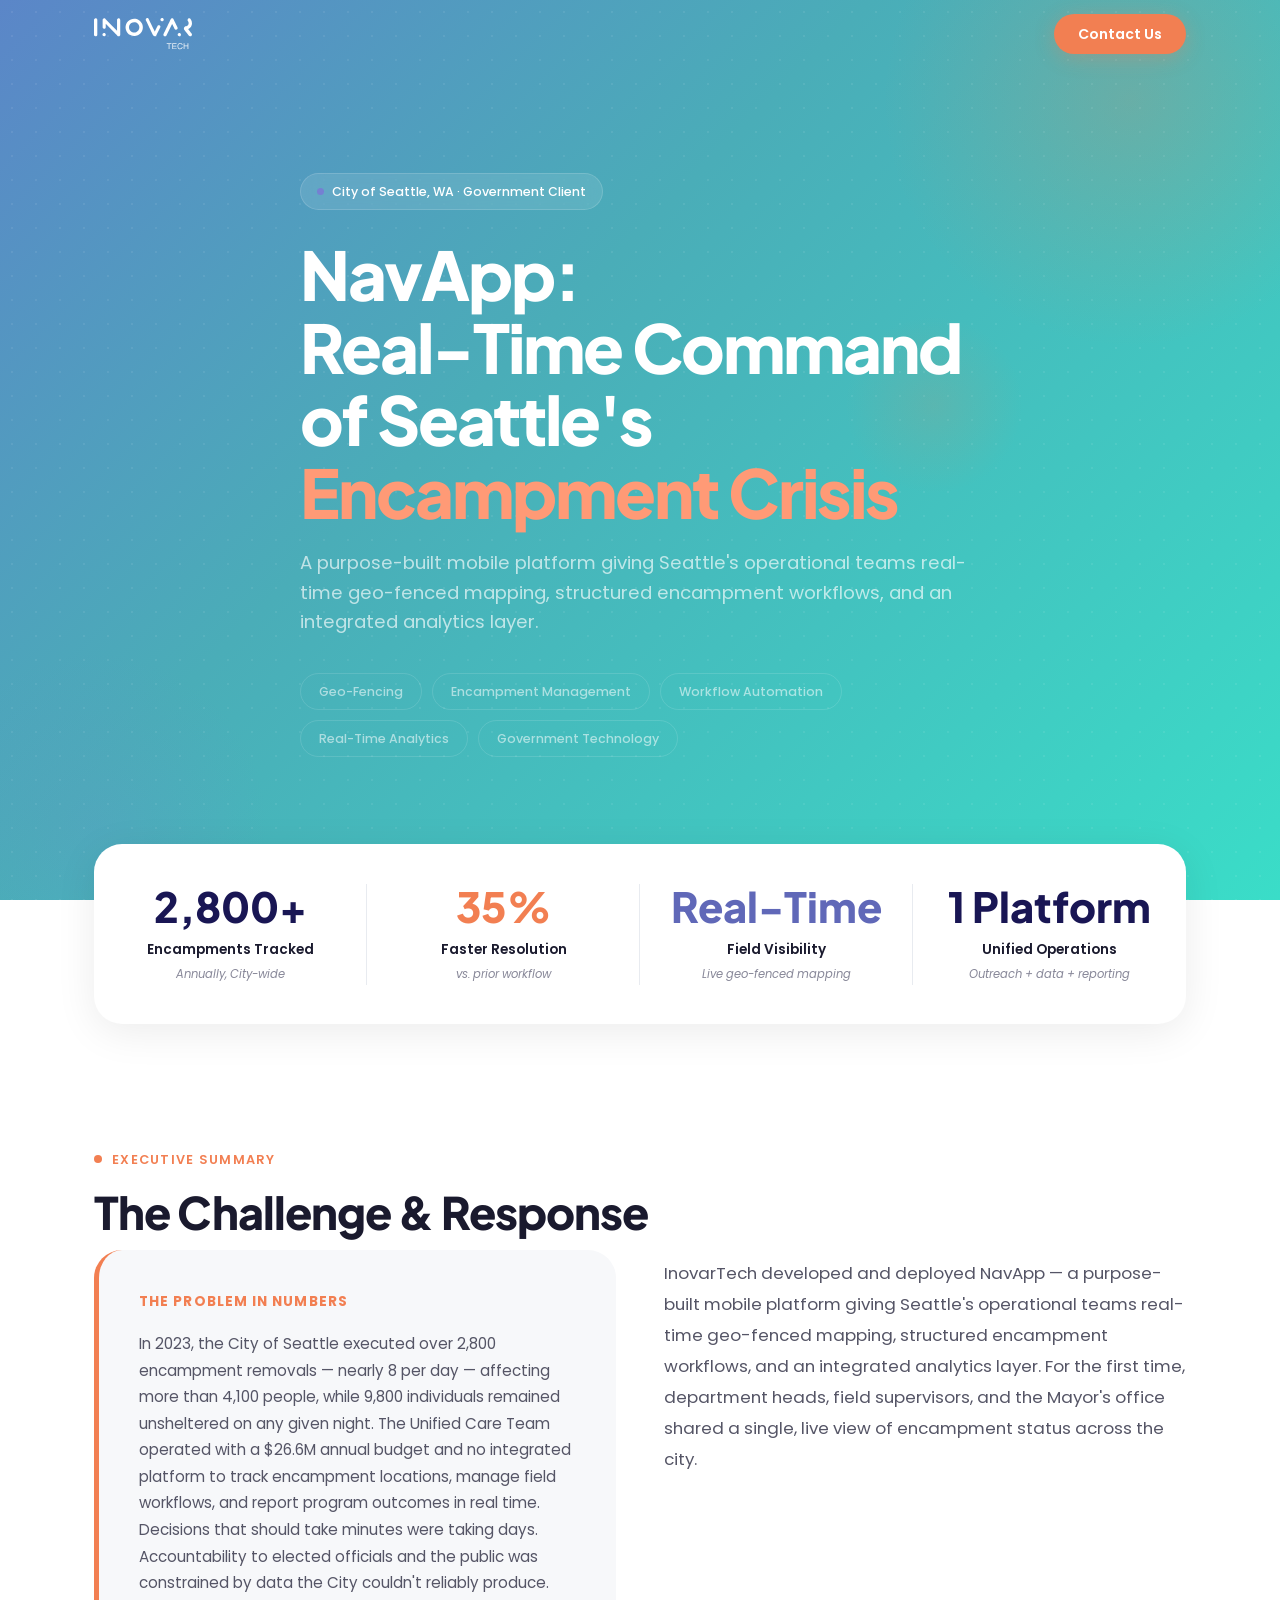
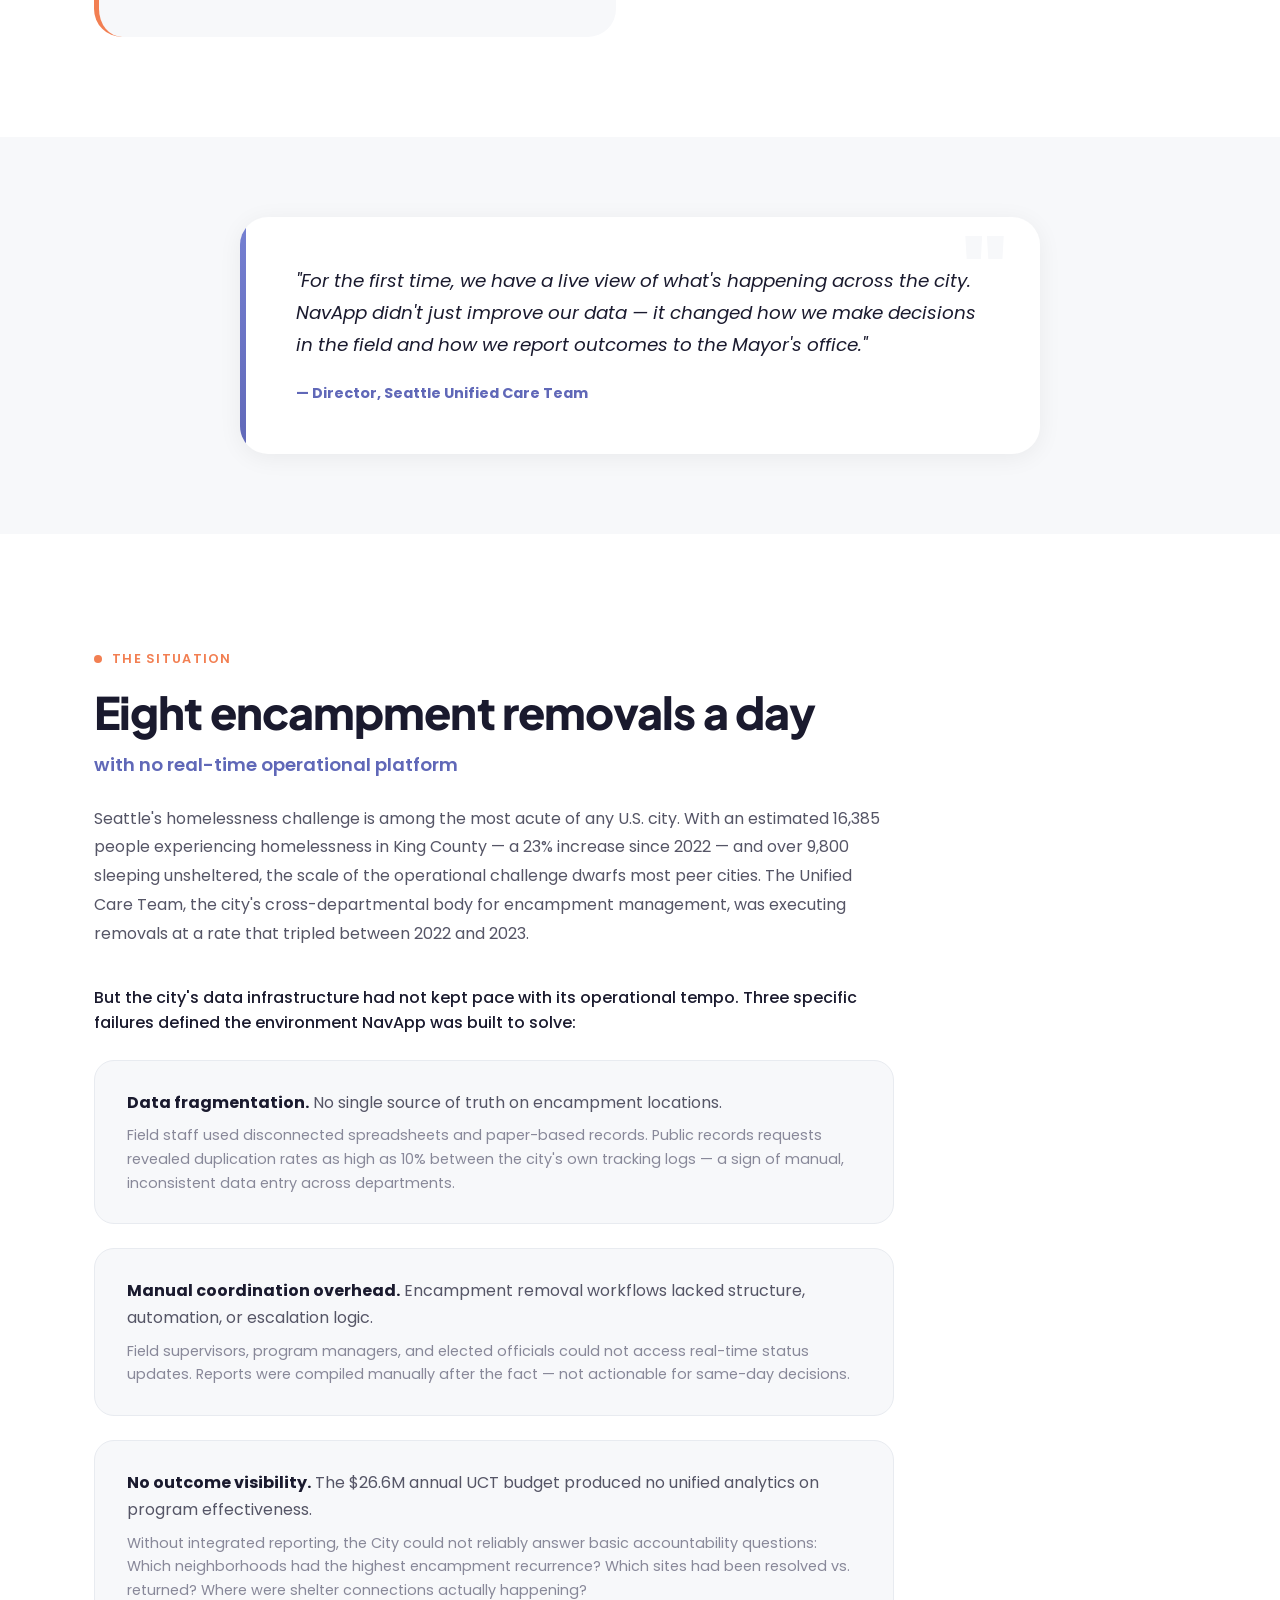
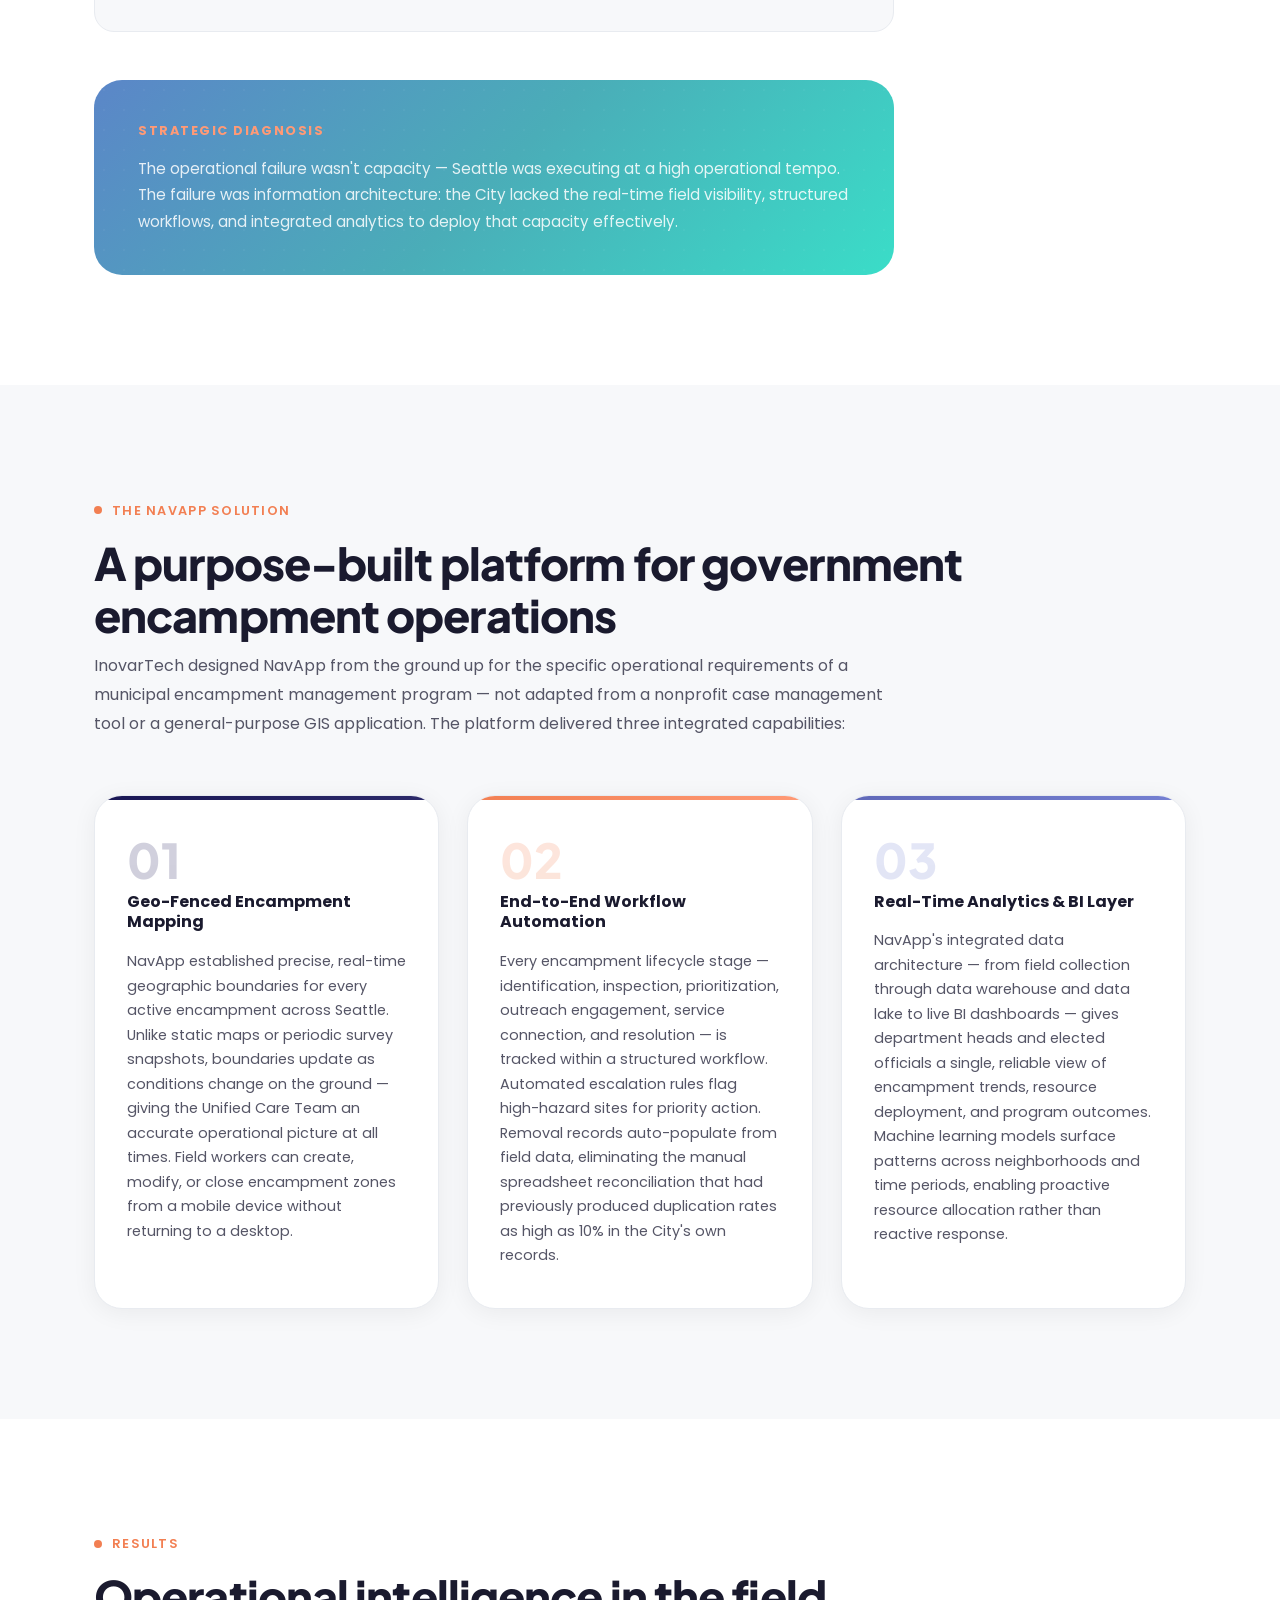
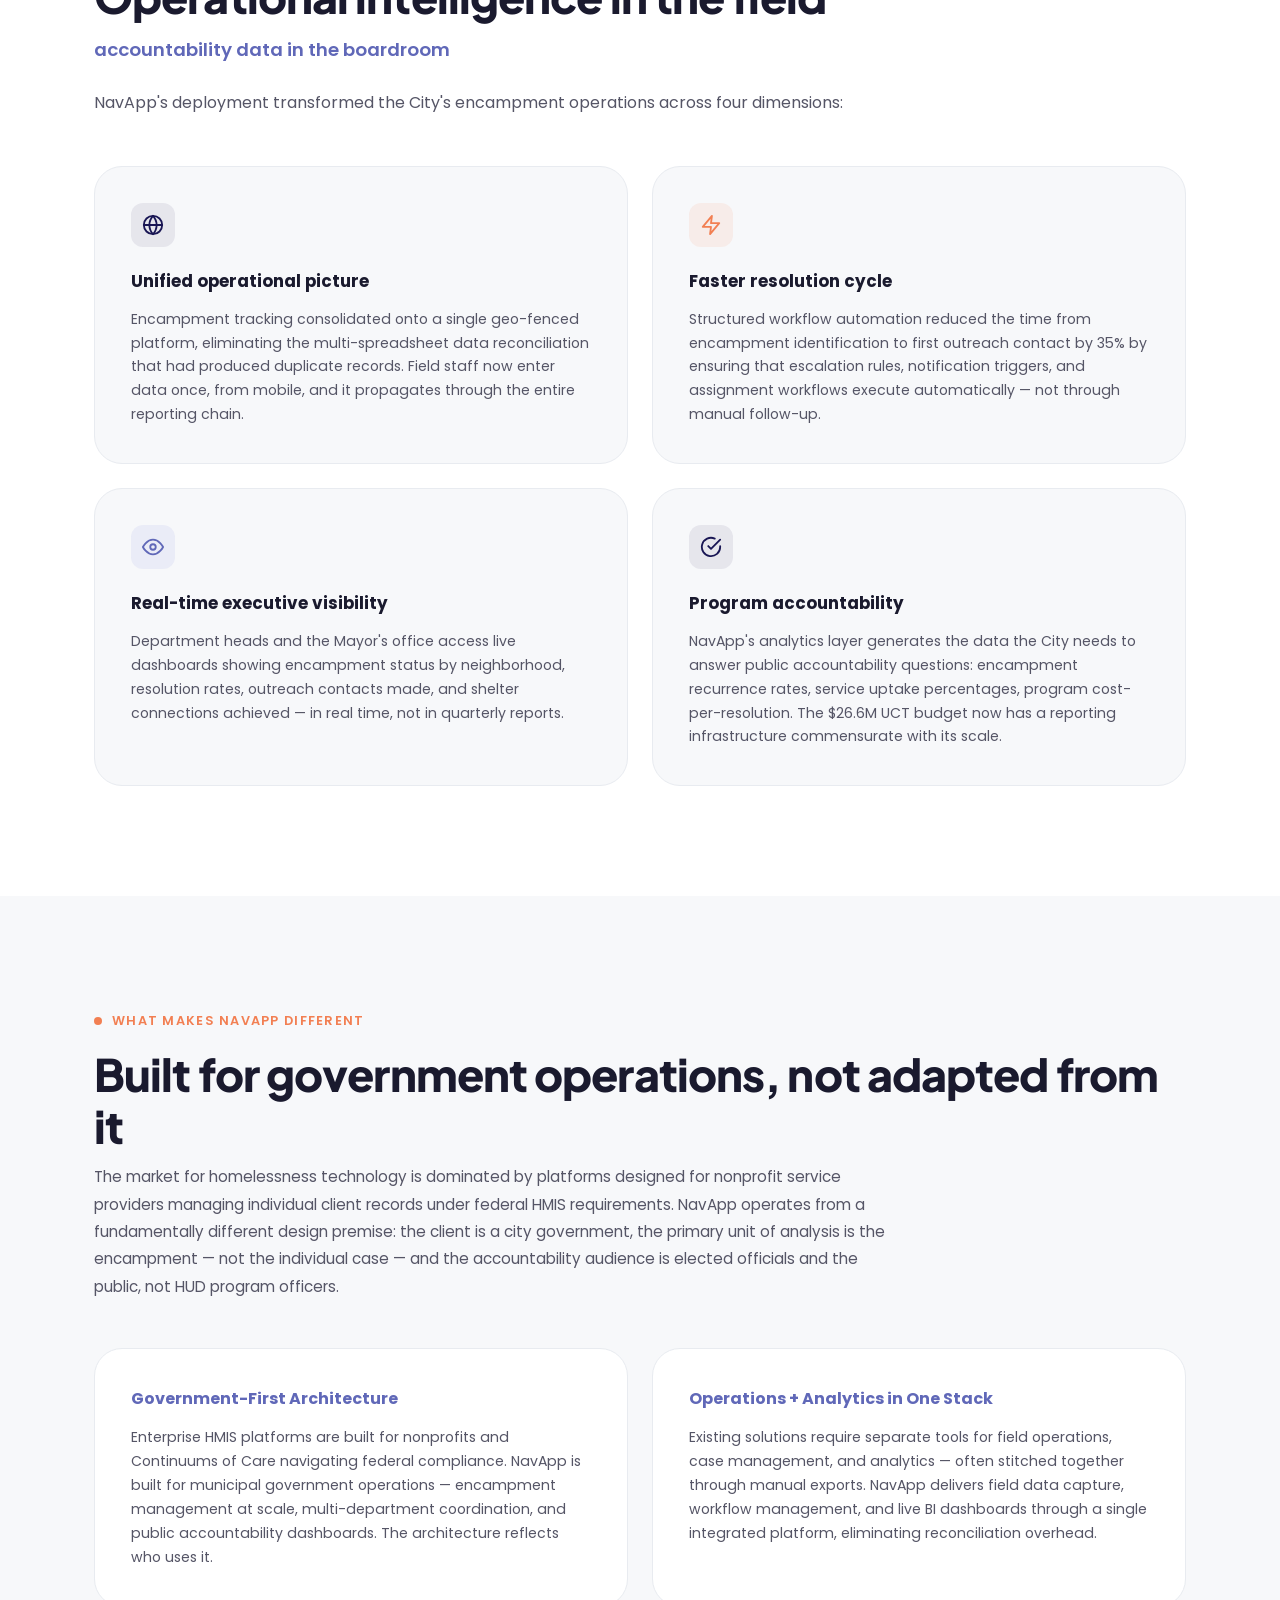
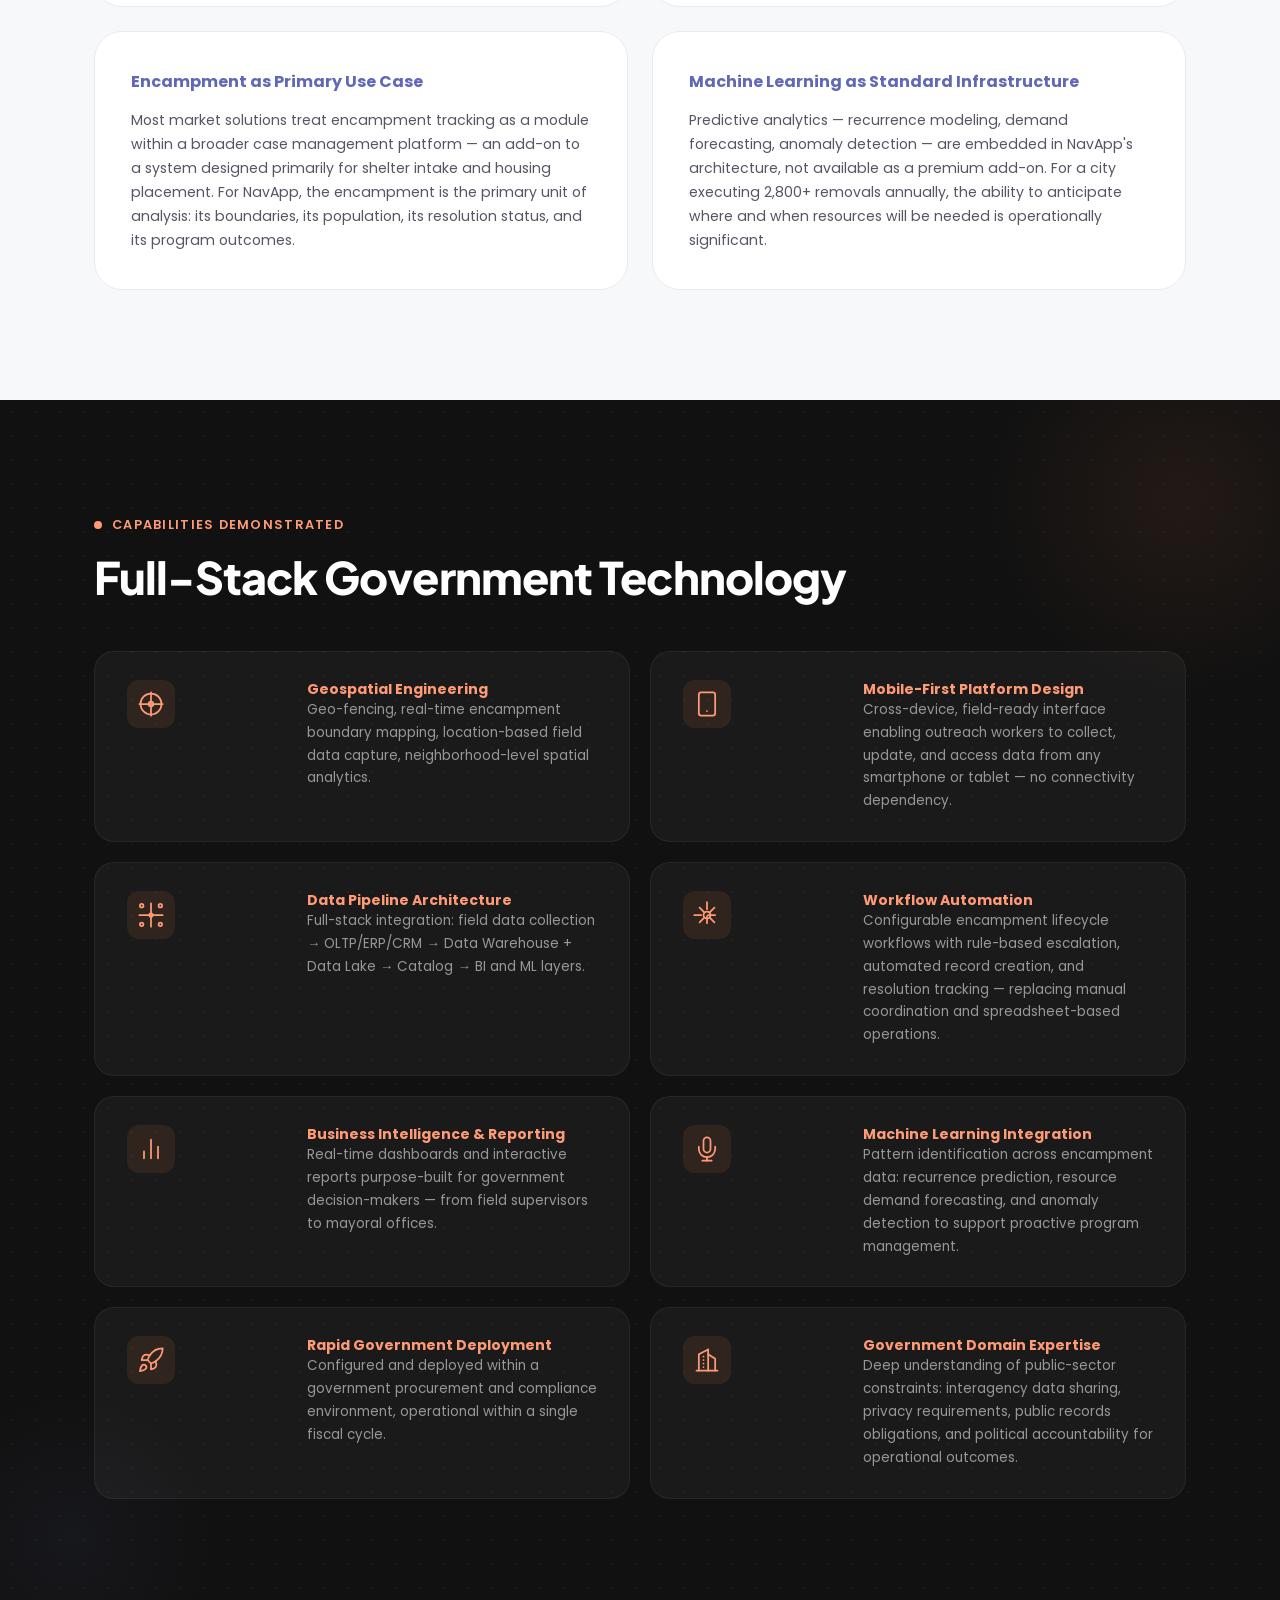
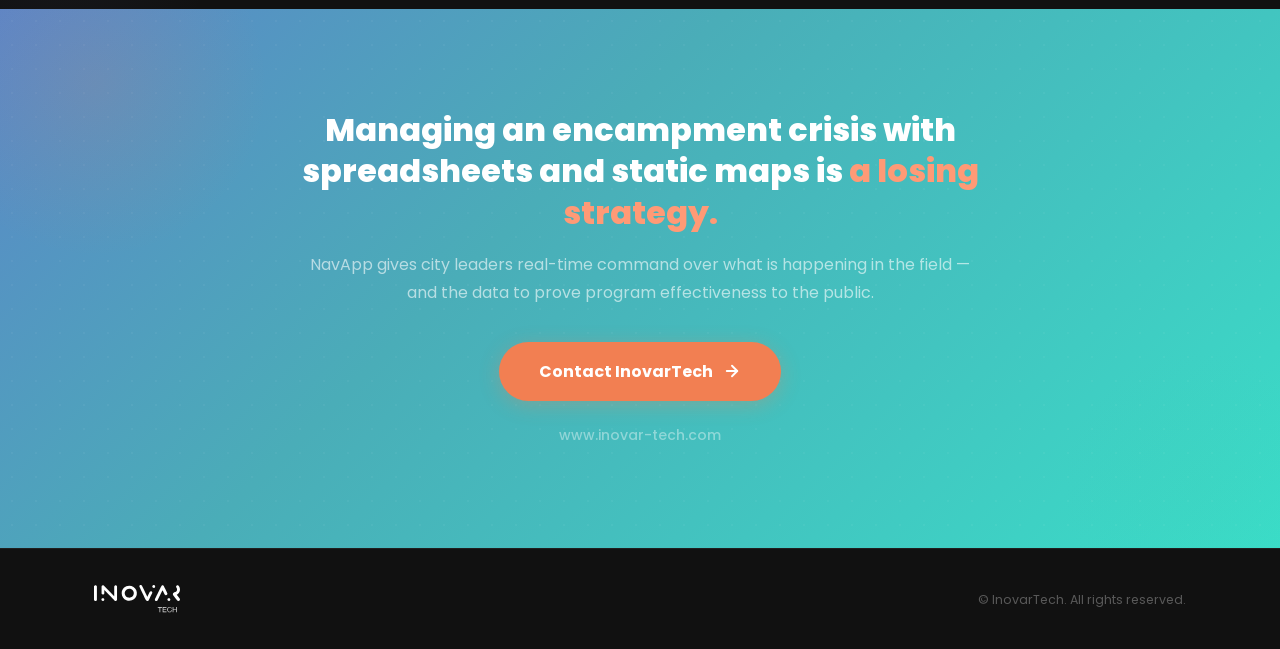
<file: navapp/navapp/index.html>
<!DOCTYPE html>
<html lang="en">

<head>
    <meta charset="UTF-8">
    <meta name="viewport" content="width=device-width, initial-scale=1.0">
    <title>NavApp Case Study | InovarTech — Real-Time Command of Seattle's Encampment Crisis</title>
    <meta name="description"
        content="How InovarTech built NavApp — a purpose-built mobile platform giving Seattle's operational teams real-time geo-fenced mapping, structured encampment workflows, and integrated analytics.">
    <link rel="preconnect" href="https://fonts.googleapis.com">
    <link rel="preconnect" href="https://fonts.gstatic.com" crossorigin>
    <link
        href="https://fonts.googleapis.com/css2?family=Plus+Jakarta+Sans:wght@300;400;500;600;700;800&display=swap&family=Poppins:wght@300;400;500;600;700&display=swap"
        rel="stylesheet">
    <style>
        /* ===== RESET ===== */
        *,
        *::before,
        *::after {
            margin: 0;
            padding: 0;
            box-sizing: border-box;
        }

        :root {
            --coral: #F27F52;
            --coral-light: #FF9A76;
            --coral-dark: #D96A3F;
            --teal: #7580D2;
            --teal-dark: #6068B8;
            --deep-blue: #191654;
            --navy: #1B1B3A;
            --black: #111111;
            --white: #FFFFFF;
            --off-white: #F7F8FA;
            --light-gray: #F0F2F5;
            --border: #E8EBF0;
            --text-primary: #1A1A2E;
            --text-secondary: #555566;
            --text-muted: #888899;
            --radius-sm: 12px;
            --radius-md: 20px;
            --radius-lg: 28px;
            --radius-xl: 36px;
            --radius-pill: 50px;
            --shadow-soft: 0 4px 24px rgba(0, 0, 0, 0.06);
            --shadow-card: 0 8px 40px rgba(0, 0, 0, 0.08);
            --shadow-hover: 0 16px 56px rgba(0, 0, 0, 0.12);
            --shadow-coral: 0 4px 20px rgba(242, 127, 82, 0.3);
        }

        html {
            scroll-behavior: smooth;
        }

        body {
            font-family: 'Poppins', -apple-system, BlinkMacSystemFont, sans-serif;
            color: var(--text-secondary);
            line-height: 1.7;
            background: var(--white);
            overflow-x: hidden;
        }

        /* ===== UTILITY ===== */
        .container {
            max-width: 1140px;
            margin: 0 auto;
            padding: 0 24px;
        }

        .section-label {
            display: inline-flex;
            align-items: center;
            gap: 10px;
            font-size: 0.8rem;
            font-weight: 600;
            letter-spacing: 0.1em;
            text-transform: uppercase;
            color: var(--coral);
            margin-bottom: 16px;
        }

        .section-label::before {
            content: '';
            display: inline-block;
            width: 8px;
            height: 8px;
            border-radius: 50%;
            background: var(--coral);
        }

        .section-title {
            font-family: 'Plus Jakarta Sans', sans-serif;
            font-size: clamp(2rem, 4vw, 2.8rem);
            font-weight: 800;
            color: var(--text-primary);
            line-height: 1.15;
            margin-bottom: 12px;
            letter-spacing: -0.02em;
        }

        .section-subtitle {
            font-size: clamp(1rem, 2vw, 1.15rem);
            color: var(--teal-dark);
            font-weight: 600;
            margin-bottom: 24px;
        }

        /* ===== ANIMATIONS ===== */
        .reveal {
            opacity: 0;
            transform: translateY(30px);
            transition: opacity 0.7s cubic-bezier(0.16, 1, 0.3, 1), transform 0.7s cubic-bezier(0.16, 1, 0.3, 1);
        }

        .reveal.visible {
            opacity: 1;
            transform: translateY(0);
        }

        .reveal-delay-1 {
            transition-delay: 0.1s;
        }

        .reveal-delay-2 {
            transition-delay: 0.2s;
        }

        .reveal-delay-3 {
            transition-delay: 0.3s;
        }

        .reveal-delay-4 {
            transition-delay: 0.4s;
        }

        @keyframes float {

            0%,
            100% {
                transform: translateY(0px);
            }

            50% {
                transform: translateY(-20px);
            }
        }

        @keyframes pulse-glow {

            0%,
            100% {
                opacity: 0.6;
                transform: scale(1);
            }

            50% {
                opacity: 1;
                transform: scale(1.05);
            }
        }

        /* ===== NAVIGATION ===== */
        .nav {
            position: fixed;
            top: 0;
            left: 0;
            right: 0;
            z-index: 1000;
            padding: 18px 0;
            transition: all 0.4s ease;
        }

        .nav.scrolled {
            background: rgba(255, 255, 255, 0.92);
            backdrop-filter: blur(20px);
            -webkit-backdrop-filter: blur(20px);
            padding: 12px 0;
            box-shadow: 0 2px 24px rgba(0, 0, 0, 0.08);
        }



        .nav.scrolled .nav-links a {
            color: var(--text-secondary);
        }

        .nav.scrolled .nav-links a:hover {
            color: var(--coral);
        }

        .nav-inner {
            display: flex;
            align-items: center;
            justify-content: space-between;
        }

        .nav-brand {
            text-decoration: none;
            display: flex;
            align-items: center;
        }

        .nav-logo-img {
            height: 32px;
            width: auto;
            filter: brightness(0) invert(1);
            transition: filter 0.3s;
        }

        .nav.scrolled .nav-logo-img {
            filter: none;
        }

        .nav-links {
            display: flex;
            align-items: center;
            gap: 32px;
            list-style: none;
        }

        .nav-links a {
            color: rgba(255, 255, 255, 0.8);
            text-decoration: none;
            font-size: 0.88rem;
            font-weight: 500;
            transition: color 0.3s ease;
        }

        .nav-links a:hover {
            color: var(--white);
        }

        .nav-cta {
            background: var(--coral) !important;
            color: var(--white) !important;
            padding: 10px 24px !important;
            border-radius: var(--radius-pill) !important;
            font-weight: 600 !important;
            transition: all 0.3s ease !important;
            box-shadow: var(--shadow-coral);
        }

        .nav-cta:hover {
            background: var(--coral-dark) !important;
            transform: translateY(-2px);
            box-shadow: 0 6px 24px rgba(242, 127, 82, 0.4) !important;
        }

        /* ===== HERO ===== */
        .hero {
            position: relative;
            min-height: 100vh;
            display: flex;
            align-items: center;
            background: linear-gradient(135deg, #5B86C8 0%, #4AADB8 40%, #3ADDC8 100%);
            overflow: hidden;
        }

        /* Dot grid */
        .hero::after {
            content: '';
            position: absolute;
            inset: 0;
            background-image: radial-gradient(rgba(255, 255, 255, 0.07) 1px, transparent 1px);
            background-size: 24px 24px;
            pointer-events: none;
        }

        /* Floating decorative circles */
        .hero-circle {
            position: absolute;
            border-radius: 50%;
            pointer-events: none;
        }

        .hero-circle-1 {
            width: 500px;
            height: 500px;
            background: radial-gradient(circle, rgba(242, 127, 82, 0.2) 0%, transparent 70%);
            top: -150px;
            right: -100px;
            animation: float 8s ease-in-out infinite;
        }

        .hero-circle-2 {
            width: 350px;
            height: 350px;
            background: radial-gradient(circle, rgba(117, 128, 210, 0.15) 0%, transparent 70%);
            bottom: -100px;
            left: -80px;
            animation: float 10s ease-in-out infinite reverse;
        }

        .hero-circle-3 {
            width: 180px;
            height: 180px;
            background: radial-gradient(circle, rgba(242, 127, 82, 0.12) 0%, transparent 70%);
            top: 35%;
            right: 20%;
            animation: pulse-glow 6s ease-in-out infinite;
        }

        .hero-content {
            position: relative;
            z-index: 2;
            padding: 130px 0 100px;
            max-width: 680px;
        }

        .hero-badge {
            display: inline-flex;
            align-items: center;
            gap: 12px;
            margin-bottom: 28px;
        }

        .hero-badge-label {
            font-size: 0.75rem;
            font-weight: 700;
            letter-spacing: 0.15em;
            text-transform: uppercase;
            color: var(--coral-light);
        }

        .hero-badge-tag {
            display: inline-flex;
            align-items: center;
            gap: 8px;
            background: rgba(255, 255, 255, 0.1);
            backdrop-filter: blur(10px);
            border: 1px solid rgba(255, 255, 255, 0.15);
            padding: 7px 16px;
            border-radius: var(--radius-pill);
            font-size: 0.78rem;
            font-weight: 500;
            color: var(--white);
        }

        .hero-badge-dot {
            width: 7px;
            height: 7px;
            border-radius: 50%;
            background: var(--teal);
        }

        .hero h1 {
            font-family: 'Plus Jakarta Sans', sans-serif;
            font-size: clamp(2.6rem, 6vw, 4.2rem);
            font-weight: 800;
            color: var(--white);
            line-height: 1.08;
            letter-spacing: -0.03em;
            margin-bottom: 20px;
        }

        .hero h1 .accent {
            color: var(--coral-light);
        }

        .hero-sub {
            font-size: 1.15rem;
            font-weight: 400;
            color: rgba(255, 255, 255, 0.65);
            line-height: 1.6;
            margin-bottom: 36px;
        }

        .hero-tags {
            display: flex;
            flex-wrap: wrap;
            gap: 10px;
        }

        .hero-tag {
            font-size: 0.78rem;
            font-weight: 500;
            color: rgba(255, 255, 255, 0.55);
            padding: 7px 18px;
            border: 1px solid rgba(255, 255, 255, 0.12);
            border-radius: var(--radius-pill);
            transition: all 0.3s ease;
        }

        .hero-tag:hover {
            border-color: var(--coral);
            color: var(--coral-light);
            background: rgba(242, 127, 82, 0.1);
        }

        /* ===== STATS BAR ===== */
        .stats-bar {
            position: relative;
            z-index: 10;
            margin-top: -56px;
            margin-bottom: 0;
        }

        .stats-grid {
            display: grid;
            grid-template-columns: repeat(4, 1fr);
            background: var(--white);
            border-radius: var(--radius-lg);
            box-shadow: var(--shadow-card);
            overflow: hidden;
        }

        .stat-item {
            padding: 40px 28px;
            text-align: center;
            position: relative;
            transition: all 0.4s ease;
        }

        .stat-item:hover {
            background: var(--off-white);
        }

        .stat-item:not(:last-child)::after {
            content: '';
            position: absolute;
            right: 0;
            top: 22%;
            height: 56%;
            width: 1px;
            background: var(--border);
        }

        .stat-number {
            font-family: 'Plus Jakarta Sans', sans-serif;
            font-size: clamp(1.8rem, 3.5vw, 2.6rem);
            font-weight: 800;
            line-height: 1.1;
            margin-bottom: 8px;
        }

        .stat-item:nth-child(1) .stat-number {
            color: var(--deep-blue);
        }

        .stat-item:nth-child(2) .stat-number {
            color: var(--coral);
        }

        .stat-item:nth-child(3) .stat-number {
            color: var(--teal-dark);
        }

        .stat-item:nth-child(4) .stat-number {
            color: var(--deep-blue);
        }

        .stat-label {
            font-size: 0.85rem;
            font-weight: 600;
            color: var(--text-primary);
            margin-bottom: 4px;
        }

        .stat-meta {
            font-size: 0.72rem;
            color: var(--text-muted);
            font-style: italic;
        }

        /* ===== EXECUTIVE SUMMARY ===== */
        .exec-summary {
            padding: 120px 0 100px;
        }

        .exec-grid {
            display: grid;
            grid-template-columns: 1fr 1fr;
            gap: 48px;
            align-items: start;
        }

        .exec-problem {
            background: var(--off-white);
            border-radius: var(--radius-lg);
            padding: 40px;
            border-left: 5px solid var(--coral);
            position: relative;
        }

        .exec-problem-title {
            font-size: 0.85rem;
            font-weight: 700;
            color: var(--coral);
            text-transform: uppercase;
            letter-spacing: 0.08em;
            margin-bottom: 18px;
        }

        .exec-problem p {
            font-size: 0.95rem;
            line-height: 1.75;
            color: var(--text-secondary);
        }

        .exec-solution {
            padding-top: 8px;
        }

        .exec-solution p {
            font-size: 1.05rem;
            line-height: 1.85;
            color: var(--text-secondary);
        }

        /* ===== QUOTE ===== */
        .quote-section {
            padding: 80px 0;
            background: var(--off-white);
        }

        .quote-card {
            max-width: 800px;
            margin: 0 auto;
            background: var(--white);
            border-radius: var(--radius-lg);
            padding: 48px 56px;
            box-shadow: var(--shadow-soft);
            position: relative;
            overflow: hidden;
        }

        .quote-card::before {
            content: '';
            position: absolute;
            left: 0;
            top: 0;
            width: 6px;
            height: 100%;
            background: linear-gradient(180deg, var(--teal), var(--teal-dark));
            border-radius: 6px 0 0 6px;
        }

        .quote-card::after {
            content: '"';
            position: absolute;
            top: 16px;
            right: 32px;
            font-size: 6rem;
            font-weight: 900;
            color: var(--off-white);
            line-height: 1;
            pointer-events: none;
        }

        .quote-text {
            font-size: 1.15rem;
            font-style: italic;
            line-height: 1.75;
            color: var(--text-primary);
            margin-bottom: 20px;
            position: relative;
            z-index: 1;
        }

        .quote-author {
            font-size: 0.9rem;
            font-weight: 700;
            color: var(--teal-dark);
            position: relative;
            z-index: 1;
        }

        /* ===== SITUATION ===== */
        .situation {
            padding: 110px 0;
            background: var(--white);
        }

        .situation-content {
            max-width: 800px;
        }

        .situation-content>p {
            font-size: 1rem;
            line-height: 1.8;
            margin-bottom: 8px;
        }

        .situation-failures h3 {
            font-size: 1rem;
            font-weight: 500;
            color: var(--text-primary);
            margin: 36px 0 24px;
            line-height: 1.6;
        }

        .failure-list {
            list-style: none;
            display: flex;
            flex-direction: column;
            gap: 24px;
        }

        .failure-item {
            background: var(--off-white);
            border-radius: var(--radius-md);
            padding: 28px 32px;
            position: relative;
            border: 1px solid var(--border);
            transition: all 0.4s ease;
        }

        .failure-item:hover {
            transform: translateX(6px);
            box-shadow: var(--shadow-soft);
            border-color: var(--coral);
        }

        .failure-item strong {
            color: var(--text-primary);
            font-weight: 700;
        }

        .failure-sub {
            display: block;
            margin-top: 8px;
            font-size: 0.9rem;
            color: var(--text-muted);
            line-height: 1.65;
        }

        /* ===== DIAGNOSIS ===== */
        .diagnosis {
            margin-top: 48px;
            background: linear-gradient(135deg, #5B86C8 0%, #4AADB8 50%, #3ADDC8 100%);
            border-radius: var(--radius-lg);
            padding: 40px 44px;
            position: relative;
            overflow: hidden;
        }

        .diagnosis::after {
            content: '';
            position: absolute;
            inset: 0;
            background-image: radial-gradient(rgba(255, 255, 255, 0.04) 1px, transparent 1px);
            background-size: 20px 20px;
            pointer-events: none;
        }

        .diagnosis-title {
            font-size: 0.8rem;
            font-weight: 700;
            text-transform: uppercase;
            letter-spacing: 0.12em;
            color: var(--coral-light);
            margin-bottom: 14px;
            position: relative;
            z-index: 1;
        }

        .diagnosis p {
            color: rgba(255, 255, 255, 0.85);
            font-size: 0.95rem;
            line-height: 1.75;
            position: relative;
            z-index: 1;
        }

        /* ===== SOLUTION ===== */
        .solution {
            padding: 110px 0;
            background: var(--off-white);
        }

        .solution-intro {
            max-width: 800px;
            margin-bottom: 56px;
        }

        .solution-intro p {
            font-size: 1rem;
            line-height: 1.8;
        }

        .solution-pillars {
            display: grid;
            grid-template-columns: repeat(3, 1fr);
            gap: 28px;
        }

        .pillar-card {
            background: var(--white);
            border-radius: var(--radius-lg);
            padding: 40px 32px;
            box-shadow: var(--shadow-soft);
            border: 1px solid var(--border);
            transition: all 0.4s cubic-bezier(0.16, 1, 0.3, 1);
            position: relative;
            overflow: hidden;
        }

        .pillar-card:hover {
            transform: translateY(-8px);
            box-shadow: var(--shadow-hover);
        }

        .pillar-card::before {
            content: '';
            position: absolute;
            top: 0;
            left: 0;
            right: 0;
            height: 4px;
        }

        .pillar-card:nth-child(1)::before {
            background: linear-gradient(90deg, var(--deep-blue), #2D2B6B);
        }

        .pillar-card:nth-child(2)::before {
            background: linear-gradient(90deg, var(--coral), var(--coral-light));
        }

        .pillar-card:nth-child(3)::before {
            background: linear-gradient(90deg, var(--teal-dark), var(--teal));
        }

        .pillar-number {
            font-family: 'Plus Jakarta Sans', sans-serif;
            font-size: 3rem;
            font-weight: 800;
            line-height: 1;
            margin-bottom: 8px;
        }

        .pillar-card:nth-child(1) .pillar-number {
            color: var(--deep-blue);
            opacity: 0.2;
        }

        .pillar-card:nth-child(2) .pillar-number {
            color: var(--coral);
            opacity: 0.2;
        }

        .pillar-card:nth-child(3) .pillar-number {
            color: var(--teal);
            opacity: 0.2;
        }

        .pillar-name {
            font-size: 1rem;
            font-weight: 700;
            color: var(--text-primary);
            margin-bottom: 16px;
            line-height: 1.3;
        }

        .pillar-desc {
            font-size: 0.9rem;
            line-height: 1.7;
            color: var(--text-secondary);
        }

        /* ===== RESULTS ===== */
        .results {
            padding: 110px 0;
            background: var(--white);
        }

        .results-intro {
            max-width: 800px;
            margin-bottom: 48px;
        }

        .results-intro p {
            font-size: 1rem;
            line-height: 1.8;
        }

        .results-grid {
            display: grid;
            grid-template-columns: repeat(2, 1fr);
            gap: 24px;
        }

        .result-card {
            background: var(--off-white);
            border-radius: var(--radius-lg);
            padding: 36px;
            border: 1px solid var(--border);
            transition: all 0.4s cubic-bezier(0.16, 1, 0.3, 1);
            position: relative;
        }

        .result-card:hover {
            transform: translateY(-6px);
            box-shadow: var(--shadow-card);
            background: var(--white);
            border-color: var(--teal);
        }

        .result-icon {
            width: 44px;
            height: 44px;
            border-radius: var(--radius-sm);
            display: flex;
            align-items: center;
            justify-content: center;
            margin-bottom: 20px;
            font-size: 1.2rem;
        }

        .result-card:nth-child(1) .result-icon {
            background: rgba(25, 22, 84, 0.08);
            color: var(--deep-blue);
        }

        .result-card:nth-child(2) .result-icon {
            background: rgba(242, 127, 82, 0.1);
            color: var(--coral);
        }

        .result-card:nth-child(3) .result-icon {
            background: rgba(117, 128, 210, 0.1);
            color: var(--teal-dark);
        }

        .result-card:nth-child(4) .result-icon {
            background: rgba(25, 22, 84, 0.08);
            color: var(--deep-blue);
        }

        .result-card h4 {
            font-size: 1.05rem;
            font-weight: 700;
            color: var(--text-primary);
            margin-bottom: 12px;
        }

        .result-card p {
            font-size: 0.88rem;
            line-height: 1.7;
            color: var(--text-secondary);
        }

        /* ===== WHAT MAKES DIFFERENT ===== */
        .different {
            padding: 110px 0;
            background: var(--off-white);
        }

        .different-intro {
            max-width: 800px;
            margin-bottom: 48px;
        }

        .different-intro p {
            font-size: 0.95rem;
            line-height: 1.8;
        }

        .diff-grid {
            display: grid;
            grid-template-columns: repeat(2, 1fr);
            gap: 24px;
        }

        .diff-card {
            background: var(--white);
            border-radius: var(--radius-lg);
            padding: 36px;
            border: 1px solid var(--border);
            transition: all 0.4s cubic-bezier(0.16, 1, 0.3, 1);
            position: relative;
            overflow: hidden;
        }

        .diff-card::before {
            content: '';
            position: absolute;
            top: 0;
            left: 0;
            width: 100%;
            height: 4px;
            background: linear-gradient(90deg, var(--teal), var(--teal-dark));
            opacity: 0;
            transition: opacity 0.3s ease;
        }

        .diff-card:hover {
            transform: translateY(-6px);
            box-shadow: var(--shadow-card);
        }

        .diff-card:hover::before {
            opacity: 1;
        }

        .diff-card h4 {
            font-size: 1rem;
            font-weight: 700;
            color: var(--teal-dark);
            margin-bottom: 14px;
        }

        .diff-card p {
            font-size: 0.88rem;
            line-height: 1.7;
            color: var(--text-secondary);
        }

        /* ===== CAPABILITIES ===== */
        .capabilities {
            padding: 110px 0;
            background: var(--black);
            position: relative;
            overflow: hidden;
        }

        .capabilities::before {
            content: '';
            position: absolute;
            inset: 0;
            background-image: radial-gradient(rgba(255, 255, 255, 0.04) 1px, transparent 1px);
            background-size: 24px 24px;
            pointer-events: none;
        }

        /* floating circles in dark section */
        .cap-circle {
            position: absolute;
            border-radius: 50%;
            pointer-events: none;
        }

        .cap-circle-1 {
            width: 400px;
            height: 400px;
            background: radial-gradient(circle, rgba(242, 127, 82, 0.08) 0%, transparent 70%);
            top: -100px;
            right: -100px;
        }

        .cap-circle-2 {
            width: 300px;
            height: 300px;
            background: radial-gradient(circle, rgba(117, 128, 210, 0.06) 0%, transparent 70%);
            bottom: -80px;
            left: -80px;
        }

        .capabilities .section-label {
            color: var(--coral-light);
        }

        .capabilities .section-label::before {
            background: var(--coral-light);
        }

        .capabilities .section-title {
            color: var(--white);
        }

        .cap-grid {
            display: grid;
            grid-template-columns: repeat(2, 1fr);
            gap: 20px;
            position: relative;
            z-index: 2;
        }

        .cap-item {
            display: grid;
            grid-template-columns: 160px 1fr;
            gap: 20px;
            align-items: start;
            padding: 28px 32px;
            background: rgba(255, 255, 255, 0.04);
            border: 1px solid rgba(255, 255, 255, 0.06);
            border-radius: var(--radius-md);
            transition: all 0.4s ease;
        }

        .cap-icon {
            width: 48px;
            height: 48px;
            display: flex;
            align-items: center;
            justify-content: center;
            background: rgba(242, 127, 82, 0.1);
            border-radius: var(--radius-sm);
            flex-shrink: 0;
            transition: all 0.4s ease;
        }

        .cap-item:hover .cap-icon {
            background: rgba(242, 127, 82, 0.2);
            transform: scale(1.05);
        }

        .cap-icon svg {
            width: 28px;
            height: 28px;
            stroke: var(--coral-light);
            fill: none;
            stroke-width: 1.5;
        }

        .cap-item:hover {
            background: rgba(255, 255, 255, 0.08);
            border-color: rgba(242, 127, 82, 0.25);
            transform: translateY(-3px);
        }

        .cap-item h4 {
            font-size: 0.88rem;
            font-weight: 700;
            color: var(--coral-light);
            line-height: 1.35;
        }

        .cap-item p {
            font-size: 0.84rem;
            line-height: 1.7;
            color: rgba(255, 255, 255, 0.55);
        }

        /* ===== CTA BANNER ===== */
        .cta-banner {
            padding: 100px 0;
            background: linear-gradient(135deg, #5B86C8 0%, #4AADB8 40%, #3ADDC8 100%);
            text-align: center;
            position: relative;
            overflow: hidden;
        }

        .cta-banner::before {
            content: '';
            position: absolute;
            inset: 0;
            background-image: radial-gradient(rgba(255, 255, 255, 0.04) 1px, transparent 1px);
            background-size: 24px 24px;
            pointer-events: none;
        }

        .cta-circle {
            position: absolute;
            border-radius: 50%;
            pointer-events: none;
        }

        .cta-circle-1 {
            width: 350px;
            height: 350px;
            background: radial-gradient(circle, rgba(242, 127, 82, 0.12) 0%, transparent 70%);
            top: -100px;
            left: -80px;
        }

        .cta-circle-2 {
            width: 280px;
            height: 280px;
            background: radial-gradient(circle, rgba(67, 198, 172, 0.1) 0%, transparent 70%);
            bottom: -80px;
            right: -60px;
        }

        .cta-content {
            position: relative;
            z-index: 2;
            max-width: 680px;
            margin: 0 auto;
        }

        .cta-content h2 {
            font-size: clamp(1.5rem, 3vw, 2rem);
            font-weight: 800;
            color: var(--white);
            line-height: 1.3;
            margin-bottom: 18px;
        }

        .cta-content h2 span {
            color: var(--coral-light);
        }

        .cta-content p {
            font-size: 1rem;
            color: rgba(255, 255, 255, 0.6);
            margin-bottom: 36px;
            line-height: 1.7;
        }

        .cta-btn {
            display: inline-flex;
            align-items: center;
            gap: 10px;
            background: var(--coral);
            color: var(--white);
            text-decoration: none;
            font-size: 1rem;
            font-weight: 700;
            padding: 16px 40px;
            border-radius: var(--radius-pill);
            transition: all 0.4s ease;
            box-shadow: var(--shadow-coral);
        }

        .cta-btn:hover {
            background: var(--coral-dark);
            transform: translateY(-3px);
            box-shadow: 0 8px 32px rgba(242, 127, 82, 0.5);
        }

        .cta-btn svg {
            width: 18px;
            height: 18px;
            transition: transform 0.3s ease;
        }

        .cta-btn:hover svg {
            transform: translateX(4px);
        }

        .cta-url {
            margin-top: 20px;
        }

        .cta-url a {
            color: rgba(255, 255, 255, 0.4);
            text-decoration: none;
            font-size: 0.88rem;
            font-weight: 500;
            transition: color 0.3s ease;
        }

        .cta-url a:hover {
            color: var(--teal);
        }

        /* ===== FOOTER ===== */
        .footer {
            padding: 36px 0;
            background: var(--black);
            border-top: 1px solid rgba(255, 255, 255, 0.06);
        }

        .footer-inner {
            display: flex;
            align-items: center;
            justify-content: space-between;
        }

        .footer-logo-img {
            height: 28px;
            width: auto;
            filter: brightness(0) invert(1);
        }

        .footer p {
            font-size: 0.78rem;
            color: rgba(255, 255, 255, 0.3);
        }

        /* ===== RESPONSIVE ===== */
        @media (max-width: 1024px) {
            .solution-pillars {
                grid-template-columns: 1fr;
                gap: 20px;
            }

            .cap-grid {
                grid-template-columns: 1fr;
            }

            .diff-grid {
                grid-template-columns: 1fr;
            }

            .results-grid {
                grid-template-columns: 1fr;
            }

            .exec-grid {
                grid-template-columns: 1fr;
                gap: 32px;
            }
        }

        @media (max-width: 768px) {
            .stats-grid {
                grid-template-columns: repeat(2, 1fr);
            }

            .stat-item:nth-child(2)::after {
                display: none;
            }

            .nav-links {
                display: none;
            }

            .cap-item {
                grid-template-columns: 1fr;
                gap: 16px;
            }

            .cap-icon {
                width: 40px;
                height: 40px;
            }

            .cap-icon svg {
                width: 24px;
                height: 24px;
            }

            .hero-content {
                padding: 110px 0 80px;
            }
        }

        @media (max-width: 480px) {
            .stats-grid {
                grid-template-columns: 1fr;
            }

            .stat-item:not(:last-child)::after {
                display: none;
            }

            .quote-card {
                padding: 32px 28px;
            }

            .container {
                padding: 0 16px;
            }
        }
    </style>
</head>

<body>

    <!-- NAVIGATION -->
    <nav class="nav" id="navbar">
        <div class="container">
            <div class="nav-inner">
                <a href="https://www.inovar-tech.com" class="nav-brand">
                    <img src="public/InovarTech logo.svg" alt="InovarTech" class="nav-logo-img">
                </a>
                <ul class="nav-links">
                    <li><a href="https://www.inovar-tech.com/contact-us" class="nav-cta">Contact Us</a></li>
                </ul>
            </div>
        </div>
    </nav>

    <!-- HERO -->
    <section class="hero" id="hero">
        <div class="hero-circle hero-circle-1"></div>
        <div class="hero-circle hero-circle-2"></div>
        <div class="hero-circle hero-circle-3"></div>

        <div class="container">
            <div class="hero-content">
                <div class="hero-badge">
                    <span class="hero-badge-tag">
                        <span class="hero-badge-dot"></span>
                        City of Seattle, WA · Government Client
                    </span>
                </div>

                <h1>NavApp:<br>Real-Time Command of Seattle's <span class="accent">Encampment Crisis</span></h1>

                <p class="hero-sub">A purpose-built mobile platform giving Seattle's operational teams real-time
                    geo-fenced mapping, structured encampment workflows, and an integrated analytics layer.</p>

                <div class="hero-tags">
                    <span class="hero-tag">Geo-Fencing</span>
                    <span class="hero-tag">Encampment Management</span>
                    <span class="hero-tag">Workflow Automation</span>
                    <span class="hero-tag">Real-Time Analytics</span>
                    <span class="hero-tag">Government Technology</span>
                </div>
            </div>
        </div>
    </section>

    <!-- STATS BAR -->
    <section class="stats-bar">
        <div class="container">
            <div class="stats-grid reveal">
                <div class="stat-item">
                    <div class="stat-number">2,800+</div>
                    <div class="stat-label">Encampments Tracked</div>
                    <div class="stat-meta">Annually, City-wide</div>
                </div>
                <div class="stat-item">
                    <div class="stat-number">35%</div>
                    <div class="stat-label">Faster Resolution</div>
                    <div class="stat-meta">vs. prior workflow</div>
                </div>
                <div class="stat-item">
                    <div class="stat-number">Real-Time</div>
                    <div class="stat-label">Field Visibility</div>
                    <div class="stat-meta">Live geo-fenced mapping</div>
                </div>
                <div class="stat-item">
                    <div class="stat-number">1 Platform</div>
                    <div class="stat-label">Unified Operations</div>
                    <div class="stat-meta">Outreach + data + reporting</div>
                </div>
            </div>
        </div>
    </section>

    <!-- EXECUTIVE SUMMARY -->
    <section class="exec-summary" id="summary">
        <div class="container">
            <div class="section-label reveal">Executive Summary</div>
            <div class="section-title reveal">The Challenge &amp; Response</div>

            <div class="exec-grid">
                <div class="exec-problem reveal reveal-delay-1">
                    <div class="exec-problem-title">The Problem in Numbers</div>
                    <p>In 2023, the City of Seattle executed over 2,800 encampment removals — nearly 8 per day —
                        affecting more than 4,100 people, while 9,800 individuals remained unsheltered on any given
                        night. The Unified Care Team operated with a $26.6M annual budget and no integrated platform to
                        track encampment locations, manage field workflows, and report program outcomes in real time.
                        Decisions that should take minutes were taking days. Accountability to elected officials and the
                        public was constrained by data the City couldn't reliably produce.</p>
                </div>

                <div class="exec-solution reveal reveal-delay-2">
                    <p>InovarTech developed and deployed NavApp — a purpose-built mobile platform giving Seattle's
                        operational teams real-time geo-fenced mapping, structured encampment workflows, and an
                        integrated analytics layer. For the first time, department heads, field supervisors, and the
                        Mayor's office shared a single, live view of encampment status across the city.</p>
                </div>
            </div>
        </div>
    </section>

    <!-- QUOTE -->
    <section class="quote-section">
        <div class="container">
            <div class="quote-card reveal">
                <p class="quote-text">"For the first time, we have a live view of what's happening across the city.
                    NavApp didn't just improve our data — it changed how we make decisions in the field and how we
                    report outcomes to the Mayor's office."</p>
                <p class="quote-author">— Director, Seattle Unified Care Team</p>
            </div>
        </div>
    </section>

    <!-- THE SITUATION -->
    <section class="situation" id="situation">
        <div class="container">
            <div class="section-label reveal">The Situation</div>
            <div class="section-title reveal">Eight encampment removals a day</div>
            <div class="section-subtitle reveal">with no real-time operational platform</div>

            <div class="situation-content">
                <p class="reveal">Seattle's homelessness challenge is among the most acute of any U.S. city. With an
                    estimated 16,385 people experiencing homelessness in King County — a 23% increase since 2022 — and
                    over 9,800 sleeping unsheltered, the scale of the operational challenge dwarfs most peer cities. The
                    Unified Care Team, the city's cross-departmental body for encampment management, was executing
                    removals at a rate that tripled between 2022 and 2023.</p>

                <div class="situation-failures reveal">
                    <h3>But the city's data infrastructure had not kept pace with its operational tempo. Three specific
                        failures defined the environment NavApp was built to solve:</h3>

                    <ul class="failure-list">
                        <li class="failure-item reveal reveal-delay-1">
                            <strong>Data fragmentation.</strong> No single source of truth on encampment locations.
                            <span class="failure-sub">Field staff used disconnected spreadsheets and paper-based
                                records. Public records requests revealed duplication rates as high as 10% between the
                                city's own tracking logs — a sign of manual, inconsistent data entry across
                                departments.</span>
                        </li>
                        <li class="failure-item reveal reveal-delay-2">
                            <strong>Manual coordination overhead.</strong> Encampment removal workflows lacked
                            structure, automation, or escalation logic.
                            <span class="failure-sub">Field supervisors, program managers, and elected officials could
                                not access real-time status updates. Reports were compiled manually after the fact — not
                                actionable for same-day decisions.</span>
                        </li>
                        <li class="failure-item reveal reveal-delay-3">
                            <strong>No outcome visibility.</strong> The $26.6M annual UCT budget produced no unified
                            analytics on program effectiveness.
                            <span class="failure-sub">Without integrated reporting, the City could not reliably answer
                                basic accountability questions: Which neighborhoods had the highest encampment
                                recurrence? Which sites had been resolved vs. returned? Where were shelter connections
                                actually happening?</span>
                        </li>
                    </ul>
                </div>

                <div class="diagnosis reveal">
                    <div class="diagnosis-title">Strategic Diagnosis</div>
                    <p>The operational failure wasn't capacity — Seattle was executing at a high operational tempo. The
                        failure was information architecture: the City lacked the real-time field visibility, structured
                        workflows, and integrated analytics to deploy that capacity effectively.</p>
                </div>
            </div>
        </div>
    </section>

    <!-- THE SOLUTION -->
    <section class="solution" id="solution">
        <div class="container">
            <div class="section-label reveal">The NavApp Solution</div>
            <div class="section-title reveal">A purpose-built platform for government encampment operations</div>

            <div class="solution-intro reveal">
                <p>InovarTech designed NavApp from the ground up for the specific operational requirements of a
                    municipal encampment management program — not adapted from a nonprofit case management tool or a
                    general-purpose GIS application. The platform delivered three integrated capabilities:</p>
            </div>

            <div class="solution-pillars">
                <div class="pillar-card reveal reveal-delay-1">
                    <div class="pillar-number">01</div>
                    <div class="pillar-name">Geo-Fenced Encampment Mapping</div>
                    <div class="pillar-desc">NavApp established precise, real-time geographic boundaries for every
                        active encampment across Seattle. Unlike static maps or periodic survey snapshots, boundaries
                        update as conditions change on the ground — giving the Unified Care Team an accurate operational
                        picture at all times. Field workers can create, modify, or close encampment zones from a mobile
                        device without returning to a desktop.</div>
                </div>

                <div class="pillar-card reveal reveal-delay-2">
                    <div class="pillar-number">02</div>
                    <div class="pillar-name">End-to-End Workflow Automation</div>
                    <div class="pillar-desc">Every encampment lifecycle stage — identification, inspection,
                        prioritization, outreach engagement, service connection, and resolution — is tracked within a
                        structured workflow. Automated escalation rules flag high-hazard sites for priority action.
                        Removal records auto-populate from field data, eliminating the manual spreadsheet reconciliation
                        that had previously produced duplication rates as high as 10% in the City's own records.</div>
                </div>

                <div class="pillar-card reveal reveal-delay-3">
                    <div class="pillar-number">03</div>
                    <div class="pillar-name">Real-Time Analytics &amp; BI Layer</div>
                    <div class="pillar-desc">NavApp's integrated data architecture — from field collection through data
                        warehouse and data lake to live BI dashboards — gives department heads and elected officials a
                        single, reliable view of encampment trends, resource deployment, and program outcomes. Machine
                        learning models surface patterns across neighborhoods and time periods, enabling proactive
                        resource allocation rather than reactive response.</div>
                </div>
            </div>
        </div>
    </section>

    <!-- RESULTS -->
    <section class="results" id="results">
        <div class="container">
            <div class="section-label reveal">Results</div>
            <div class="section-title reveal">Operational intelligence in the field</div>
            <div class="section-subtitle reveal">accountability data in the boardroom</div>

            <div class="results-intro reveal">
                <p>NavApp's deployment transformed the City's encampment operations across four dimensions:</p>
            </div>

            <div class="results-grid">
                <div class="result-card reveal reveal-delay-1">
                    <div class="result-icon">
                        <svg width="22" height="22" fill="none" stroke="currentColor" stroke-width="2"
                            stroke-linecap="round" stroke-linejoin="round" viewBox="0 0 24 24">
                            <circle cx="12" cy="12" r="10" />
                            <path d="M2 12h20" />
                            <path
                                d="M12 2a15.3 15.3 0 0 1 4 10 15.3 15.3 0 0 1-4 10 15.3 15.3 0 0 1-4-10 15.3 15.3 0 0 1 4-10z" />
                        </svg>
                    </div>
                    <h4>Unified operational picture</h4>
                    <p>Encampment tracking consolidated onto a single geo-fenced platform, eliminating the
                        multi-spreadsheet data reconciliation that had produced duplicate records. Field staff now enter
                        data once, from mobile, and it propagates through the entire reporting chain.</p>
                </div>

                <div class="result-card reveal reveal-delay-2">
                    <div class="result-icon">
                        <svg width="22" height="22" fill="none" stroke="currentColor" stroke-width="2"
                            stroke-linecap="round" stroke-linejoin="round" viewBox="0 0 24 24">
                            <path d="M13 2L3 14h9l-1 8 10-12h-9l1-8z" />
                        </svg>
                    </div>
                    <h4>Faster resolution cycle</h4>
                    <p>Structured workflow automation reduced the time from encampment identification to first outreach
                        contact by 35% by ensuring that escalation rules, notification triggers, and assignment
                        workflows execute automatically — not through manual follow-up.</p>
                </div>

                <div class="result-card reveal reveal-delay-3">
                    <div class="result-icon">
                        <svg width="22" height="22" fill="none" stroke="currentColor" stroke-width="2"
                            stroke-linecap="round" stroke-linejoin="round" viewBox="0 0 24 24">
                            <path d="M1 12s4-8 11-8 11 8 11 8-4 8-11 8-11-8-11-8z" />
                            <circle cx="12" cy="12" r="3" />
                        </svg>
                    </div>
                    <h4>Real-time executive visibility</h4>
                    <p>Department heads and the Mayor's office access live dashboards showing encampment status by
                        neighborhood, resolution rates, outreach contacts made, and shelter connections achieved — in
                        real time, not in quarterly reports.</p>
                </div>

                <div class="result-card reveal reveal-delay-4">
                    <div class="result-icon">
                        <svg width="22" height="22" fill="none" stroke="currentColor" stroke-width="2"
                            stroke-linecap="round" stroke-linejoin="round" viewBox="0 0 24 24">
                            <path d="M22 11.08V12a10 10 0 1 1-5.93-9.14" />
                            <polyline points="22 4 12 14.01 9 11.01" />
                        </svg>
                    </div>
                    <h4>Program accountability</h4>
                    <p>NavApp's analytics layer generates the data the City needs to answer public accountability
                        questions: encampment recurrence rates, service uptake percentages, program cost-per-resolution.
                        The $26.6M UCT budget now has a reporting infrastructure commensurate with its scale.</p>
                </div>
            </div>
        </div>
    </section>

    <!-- WHAT MAKES DIFFERENT -->
    <section class="different" id="different">
        <div class="container">
            <div class="section-label reveal">What Makes NavApp Different</div>
            <div class="section-title reveal">Built for government operations, not adapted from it</div>

            <div class="different-intro reveal">
                <p>The market for homelessness technology is dominated by platforms designed for nonprofit service
                    providers managing individual client records under federal HMIS requirements. NavApp operates from a
                    fundamentally different design premise: the client is a city government, the primary unit of
                    analysis is the encampment — not the individual case — and the accountability audience is elected
                    officials and the public, not HUD program officers.</p>
            </div>

            <div class="diff-grid">
                <div class="diff-card reveal reveal-delay-1">
                    <h4>Government-First Architecture</h4>
                    <p>Enterprise HMIS platforms are built for nonprofits and Continuums of Care navigating federal
                        compliance. NavApp is built for municipal government operations — encampment management at
                        scale, multi-department coordination, and public accountability dashboards. The architecture
                        reflects who uses it.</p>
                </div>

                <div class="diff-card reveal reveal-delay-2">
                    <h4>Operations + Analytics in One Stack</h4>
                    <p>Existing solutions require separate tools for field operations, case management, and analytics —
                        often stitched together through manual exports. NavApp delivers field data capture, workflow
                        management, and live BI dashboards through a single integrated platform, eliminating
                        reconciliation overhead.</p>
                </div>

                <div class="diff-card reveal reveal-delay-3">
                    <h4>Encampment as Primary Use Case</h4>
                    <p>Most market solutions treat encampment tracking as a module within a broader case management
                        platform — an add-on to a system designed primarily for shelter intake and housing placement.
                        For NavApp, the encampment is the primary unit of analysis: its boundaries, its population, its
                        resolution status, and its program outcomes.</p>
                </div>

                <div class="diff-card reveal reveal-delay-4">
                    <h4>Machine Learning as Standard Infrastructure</h4>
                    <p>Predictive analytics — recurrence modeling, demand forecasting, anomaly detection — are embedded
                        in NavApp's architecture, not available as a premium add-on. For a city executing 2,800+
                        removals annually, the ability to anticipate where and when resources will be needed is
                        operationally significant.</p>
                </div>
            </div>
        </div>
    </section>

    <!-- CAPABILITIES -->
    <section class="capabilities" id="capabilities">
        <div class="cap-circle cap-circle-1"></div>
        <div class="cap-circle cap-circle-2"></div>
        <div class="container">
            <div class="section-label reveal">Capabilities Demonstrated</div>
            <div class="section-title reveal" style="margin-bottom: 48px;">Full-Stack Government Technology</div>

            <div class="cap-grid">
                <div class="cap-item reveal reveal-delay-1">
                    <div class="cap-icon">
                        <svg xmlns="http://www.w3.org/2000/svg" viewBox="0 0 24 24" stroke-linecap="round" stroke-linejoin="round">
                            <path d="M3 12a9 9 0 1 0 18 0 9 9 0 0 0-18 0Z"/>
                            <path d="M12 2v20M2 12h20"/>
                            <circle cx="12" cy="12" r="2"/>
                        </svg>
                    </div>
                    <div>
                        <h4>Geospatial Engineering</h4>
                        <p>Geo-fencing, real-time encampment boundary mapping, location-based field data capture,
                            neighborhood-level spatial analytics.</p>
                    </div>
                </div>
                <div class="cap-item reveal reveal-delay-2">
                    <div class="cap-icon">
                        <svg xmlns="http://www.w3.org/2000/svg" viewBox="0 0 24 24" stroke-linecap="round" stroke-linejoin="round">
                            <rect x="5" y="2" width="14" height="20" rx="2" ry="2"/>
                            <line x1="12" y1="18" x2="12" y2="18.01"/>
                        </svg>
                    </div>
                    <div>
                        <h4>Mobile-First Platform Design</h4>
                        <p>Cross-device, field-ready interface enabling outreach workers to collect, update, and access data
                            from any smartphone or tablet — no connectivity dependency.</p>
                    </div>
                </div>
                <div class="cap-item reveal reveal-delay-1">
                    <div class="cap-icon">
                        <svg xmlns="http://www.w3.org/2000/svg" viewBox="0 0 24 24" stroke-linecap="round" stroke-linejoin="round">
                            <path d="M12 2v20M2 12h20"/>
                            <circle cx="4" cy="4" r="1.5"/>
                            <circle cx="20" cy="4" r="1.5"/>
                            <circle cx="4" cy="20" r="1.5"/>
                            <circle cx="20" cy="20" r="1.5"/>
                            <circle cx="12" cy="12" r="1.5"/>
                        </svg>
                    </div>
                    <div>
                        <h4>Data Pipeline Architecture</h4>
                        <p>Full-stack integration: field data collection → OLTP/ERP/CRM → Data Warehouse + Data Lake →
                            Catalog → BI and ML layers.</p>
                    </div>
                </div>
                <div class="cap-item reveal reveal-delay-2">
                    <div class="cap-icon">
                        <svg xmlns="http://www.w3.org/2000/svg" viewBox="0 0 24 24" stroke-linecap="round" stroke-linejoin="round">
                            <circle cx="12" cy="12" r="3"/>
                            <path d="M12 1v6m0 6v6M5.64 5.64l4.24 4.24m4.24 4.24l4.24 4.24M1 12h6m6 0h6M5.64 18.36l4.24-4.24m4.24-4.24l4.24-4.24"/>
                        </svg>
                    </div>
                    <div>
                        <h4>Workflow Automation</h4>
                        <p>Configurable encampment lifecycle workflows with rule-based escalation, automated record
                            creation, and resolution tracking — replacing manual coordination and spreadsheet-based
                            operations.</p>
                    </div>
                </div>
                <div class="cap-item reveal reveal-delay-1">
                    <div class="cap-icon">
                        <svg xmlns="http://www.w3.org/2000/svg" viewBox="0 0 24 24" stroke-linecap="round" stroke-linejoin="round">
                            <line x1="18" y1="20" x2="18" y2="10"/>
                            <line x1="12" y1="20" x2="12" y2="4"/>
                            <line x1="6" y1="20" x2="6" y2="14"/>
                        </svg>
                    </div>
                    <div>
                        <h4>Business Intelligence &amp; Reporting</h4>
                        <p>Real-time dashboards and interactive reports purpose-built for government decision-makers — from
                            field supervisors to mayoral offices.</p>
                    </div>
                </div>
                <div class="cap-item reveal reveal-delay-2">
                    <div class="cap-icon">
                        <svg xmlns="http://www.w3.org/2000/svg" viewBox="0 0 24 24" stroke-linecap="round" stroke-linejoin="round">
                            <path d="M12 2a3 3 0 0 0-3 3v7a3 3 0 0 0 6 0V5a3 3 0 0 0-3-3Z"/>
                            <path d="M19 10v2a7 7 0 0 1-14 0v-2"/>
                            <line x1="12" y1="19" x2="12" y2="22"/>
                            <line x1="8" y1="22" x2="16" y2="22"/>
                        </svg>
                    </div>
                    <div>
                        <h4>Machine Learning Integration</h4>
                        <p>Pattern identification across encampment data: recurrence prediction, resource demand
                            forecasting, and anomaly detection to support proactive program management.</p>
                    </div>
                </div>
                <div class="cap-item reveal reveal-delay-1">
                    <div class="cap-icon">
                        <svg xmlns="http://www.w3.org/2000/svg" viewBox="0 0 24 24" stroke-linecap="round" stroke-linejoin="round">
                            <path d="M4.5 16.5c-1.5 1.26-2 5-2 5s3.74-.5 5-2c.71-.84.7-2.13-.09-2.91a2.18 2.18 0 0 0-2.91-.09z"/>
                            <path d="m12 15-3-3a22 22 0 0 1 2-3.95A12.88 12.88 0 0 1 22 2c0 2.72-.78 7.5-6 11a22.35 22.35 0 0 1-4 2z"/>
                            <path d="M9 12H4s.55-3.03 2-4c1.62-1.08 5 0 5 0"/>
                            <path d="M12 15v5s3.03-.55 4-2c1.08-1.62 0-5 0-5"/>
                        </svg>
                    </div>
                    <div>
                        <h4>Rapid Government Deployment</h4>
                        <p>Configured and deployed within a government procurement and compliance environment, operational
                            within a single fiscal cycle.</p>
                    </div>
                </div>
                <div class="cap-item reveal reveal-delay-2">
                    <div class="cap-icon">
                        <svg xmlns="http://www.w3.org/2000/svg" viewBox="0 0 24 24" stroke-linecap="round" stroke-linejoin="round">
                            <path d="M3 21h18"/>
                            <path d="M5 21V7l8-4v18"/>
                            <path d="M19 21V11l-6-4"/>
                            <line x1="9" y1="9" x2="9" y2="9"/>
                            <line x1="9" y1="12" x2="9" y2="12"/>
                            <line x1="9" y1="15" x2="9" y2="15"/>
                            <line x1="9" y1="18" x2="9" y2="18"/>
                        </svg>
                    </div>
                    <div>
                        <h4>Government Domain Expertise</h4>
                        <p>Deep understanding of public-sector constraints: interagency data sharing, privacy requirements,
                            public records obligations, and political accountability for operational outcomes.</p>
                    </div>
                </div>
            </div>
        </div>
    </section>

    <!-- CTA BANNER -->
    <section class="cta-banner">
        <div class="cta-circle cta-circle-1"></div>
        <div class="cta-circle cta-circle-2"></div>
        <div class="container">
            <div class="cta-content reveal">
                <h2>Managing an encampment crisis with spreadsheets and static maps is <span>a losing strategy.</span>
                </h2>
                <p>NavApp gives city leaders real-time command over what is happening in the field — and the data to
                    prove program effectiveness to the public.</p>
                <a href="https://www.inovar-tech.com/contact-us" class="cta-btn" target="_blank" rel="noopener">
                    Contact InovarTech
                    <svg xmlns="http://www.w3.org/2000/svg" viewBox="0 0 24 24" fill="none" stroke="currentColor"
                        stroke-width="2.5" stroke-linecap="round" stroke-linejoin="round">
                        <path d="M5 12h14" />
                        <path d="m12 5 7 7-7 7" />
                    </svg>
                </a>
                <div class="cta-url">
                    <a href="https://www.inovar-tech.com" target="_blank" rel="noopener">www.inovar-tech.com</a>
                </div>
            </div>
        </div>
    </section>

    <!-- FOOTER -->
    <footer class="footer">
        <div class="container">
            <div class="footer-inner">
                <img src="public/InovarTech logo.svg" alt="InovarTech" class="footer-logo-img">
                <p>&copy; InovarTech. All rights reserved.</p>
            </div>
        </div>
    </footer>

    <!-- JAVASCRIPT -->
    <script>
        // Scroll reveal
        const revealElements = document.querySelectorAll('.reveal');
        const revealObserver = new IntersectionObserver((entries) => {
            entries.forEach(entry => {
                if (entry.isIntersecting) {
                    entry.target.classList.add('visible');
                }
            });
        }, { threshold: 0.1, rootMargin: '0px 0px -40px 0px' });
        revealElements.forEach(el => revealObserver.observe(el));

        // Navbar scroll
        const navbar = document.getElementById('navbar');
        window.addEventListener('scroll', () => {
            navbar.classList.toggle('scrolled', window.scrollY > 80);
        });

        // Smooth scroll
        document.querySelectorAll('.nav-links a[href^="#"]').forEach(anchor => {
            anchor.addEventListener('click', function (e) {
                e.preventDefault();
                const target = document.querySelector(this.getAttribute('href'));
                if (target) {
                    window.scrollTo({
                        top: target.getBoundingClientRect().top + window.scrollY - 80,
                        behavior: 'smooth'
                    });
                }
            });
        });
    </script>
</body>

</html>
</file>
